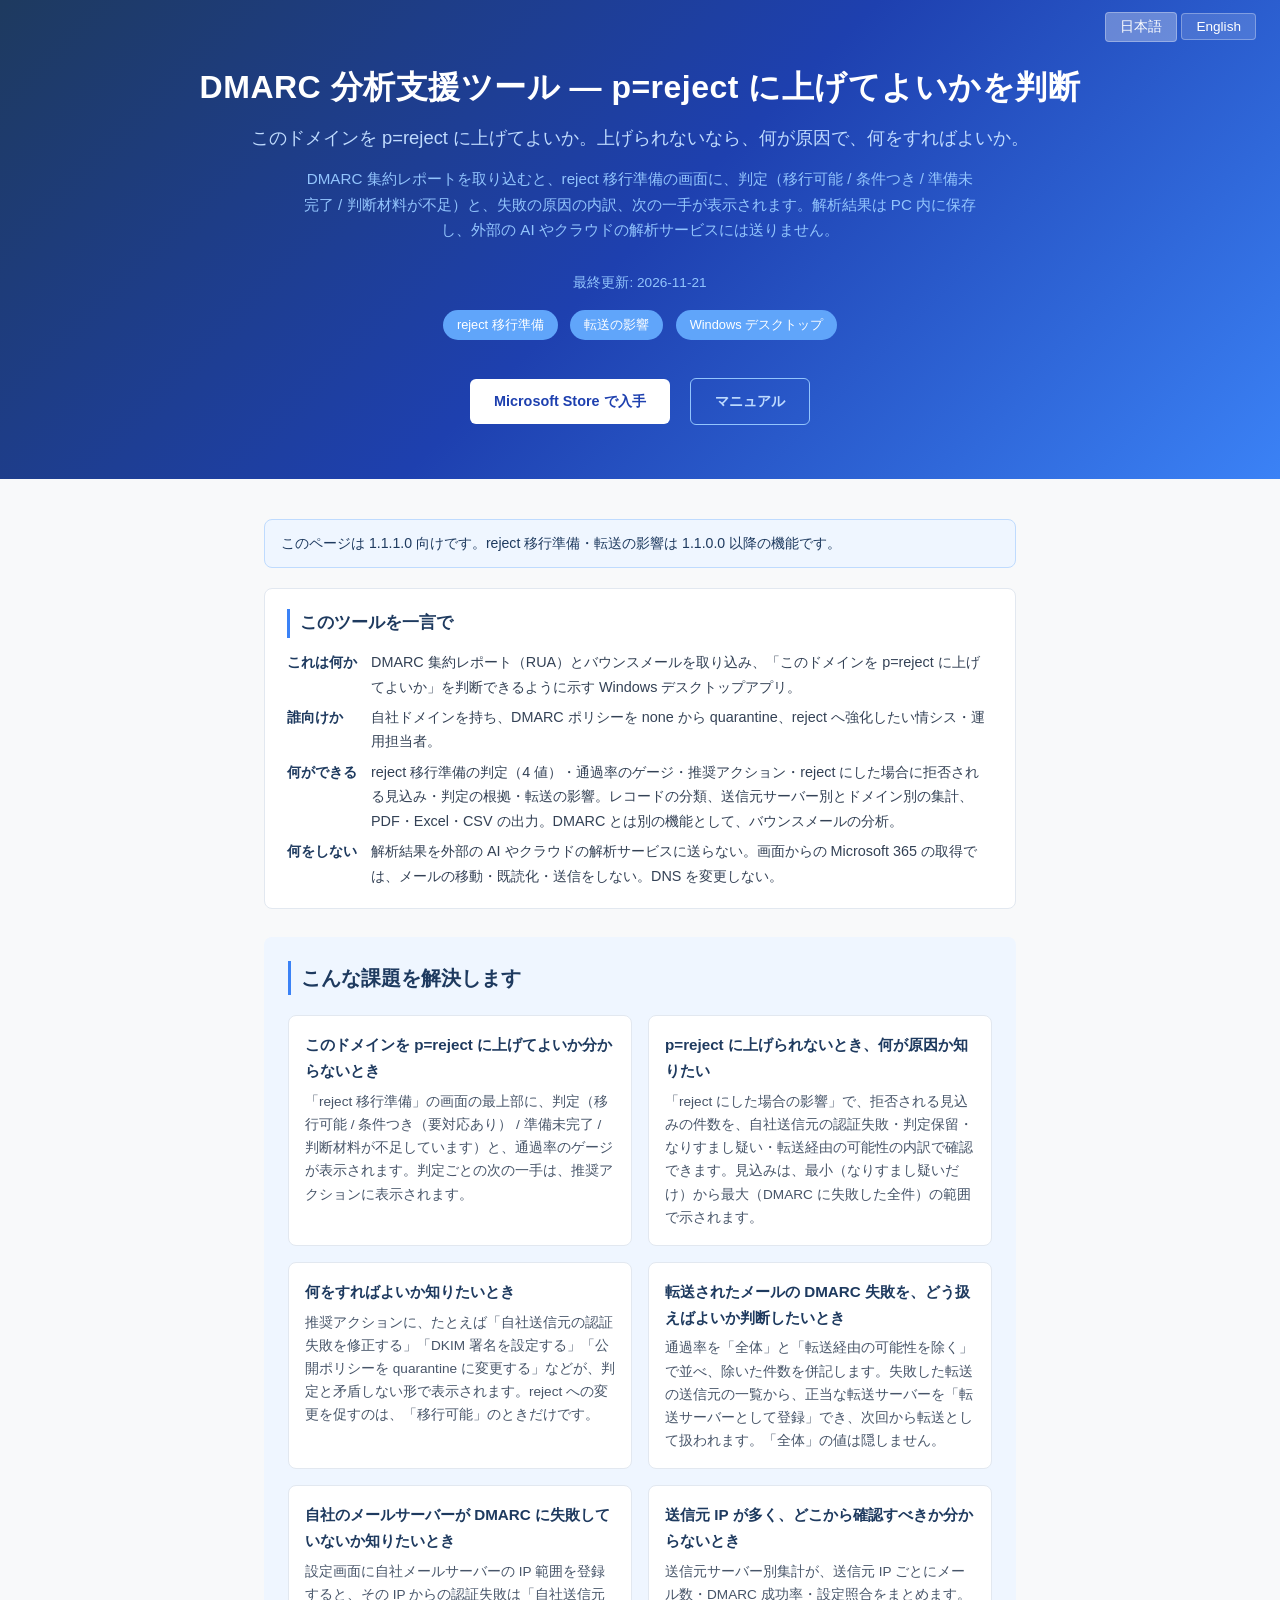
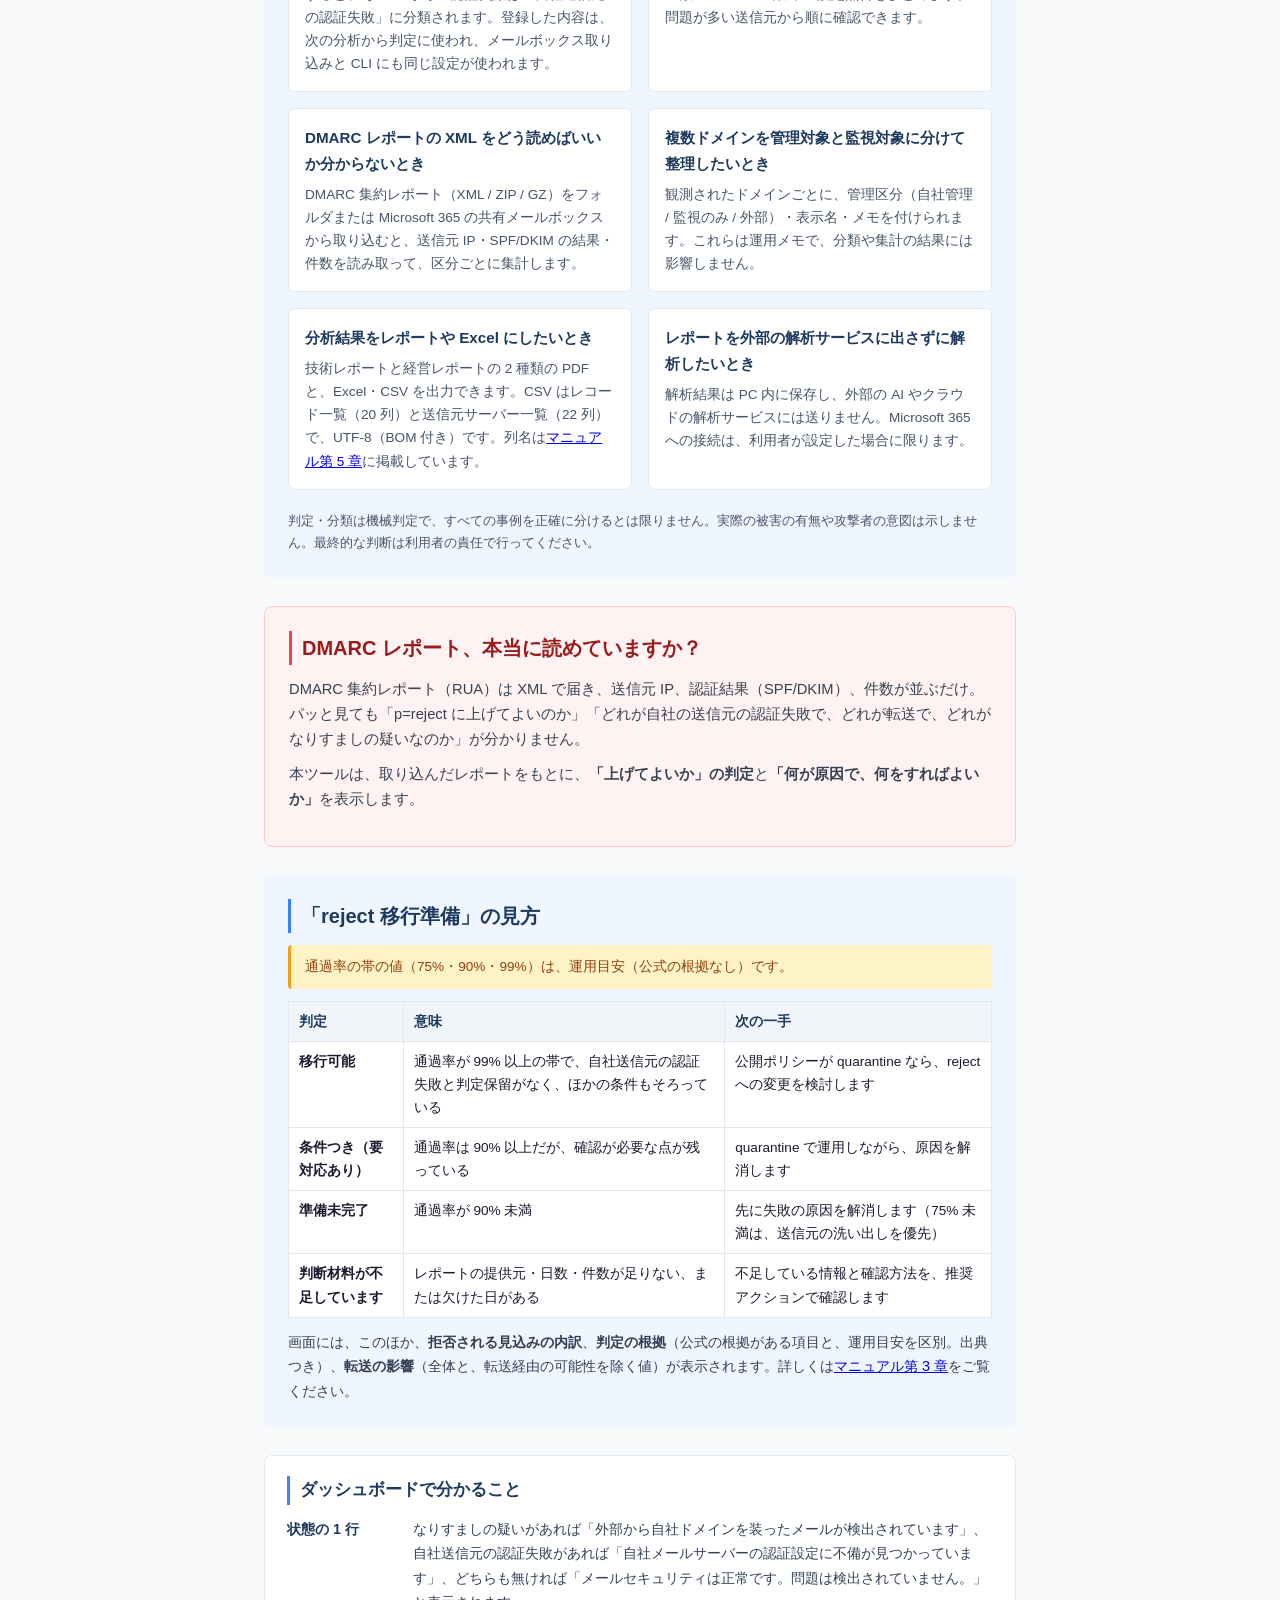
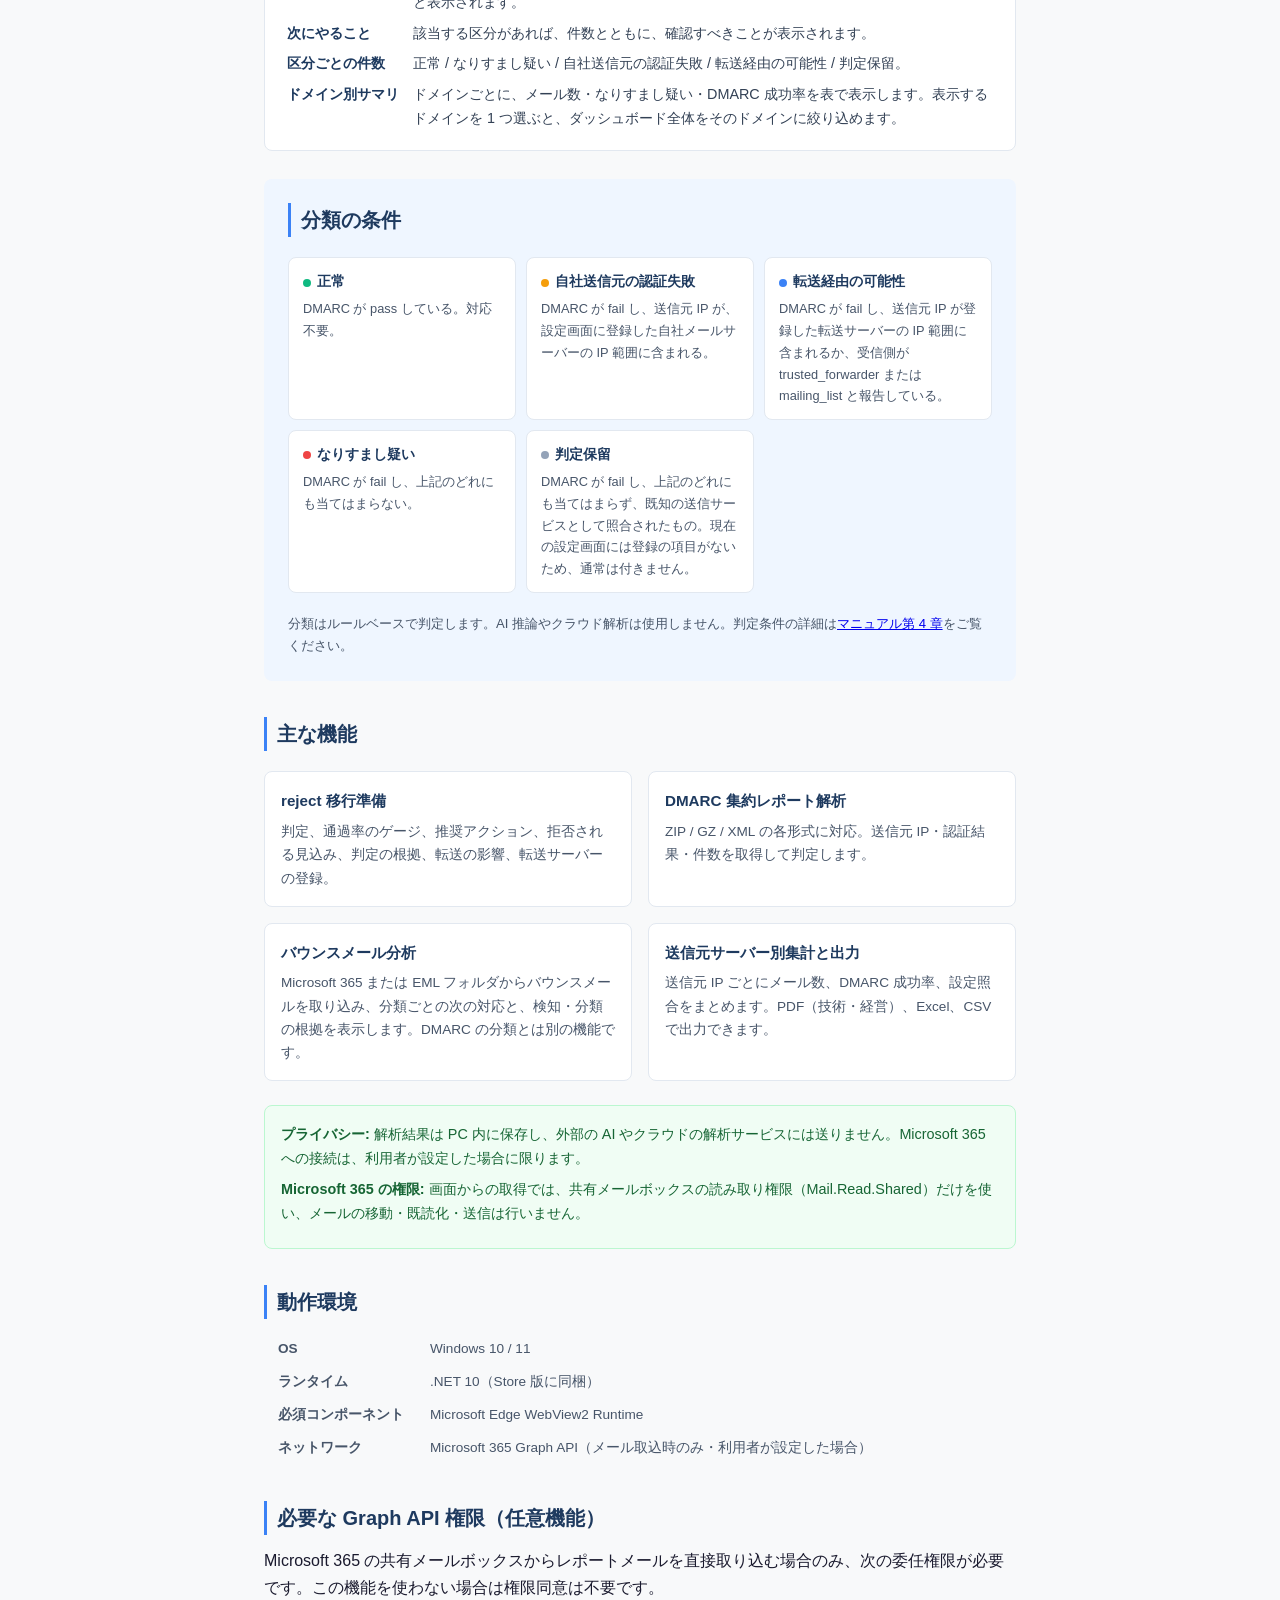
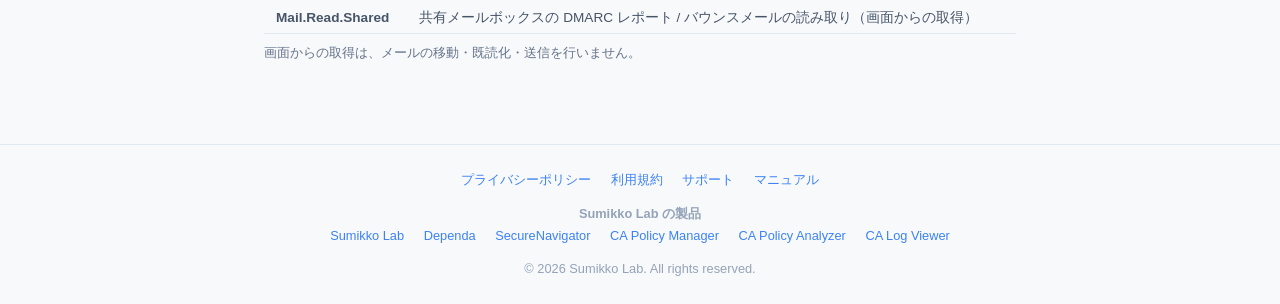
<file: index.html>
<!DOCTYPE html>
<html lang="ja">
<head>
<meta charset="UTF-8">
<meta name="viewport" content="width=device-width, initial-scale=1.0">
<title>DMARC を p=reject に上げてよいか判断し、失敗の原因と次の一手を知る | DMARC 分析支援ツール</title>
<meta name="description" content="自社ドメインの DMARC ポリシーを p=reject に上げてよいか分からず困っていませんか。集約レポートから、移行可能・条件つき・準備未完了の判定と、失敗の原因（自社送信元の認証失敗・転送経由の可能性・なりすまし疑い）、次の一手を示します。">
<link rel="canonical" href="https://dmarc-analysis.sumikkolab.com/">
<meta property="og:type" content="website">
<meta property="og:locale" content="ja_JP">
<meta property="og:site_name" content="DMARC 分析支援ツール — Sumikko Lab">
<meta property="og:title" content="DMARC を p=reject に上げてよいか判断し、失敗の原因と次の一手を知る | DMARC 分析支援ツール">
<meta property="og:description" content="自社ドメインの DMARC ポリシーを p=reject に上げてよいか分からず困っていませんか。集約レポートから、判定と、失敗の原因、次の一手を示します。">
<meta property="og:url" content="https://dmarc-analysis.sumikkolab.com/">
<meta name="twitter:card" content="summary">
<meta name="twitter:title" content="DMARC を p=reject に上げてよいか判断し、失敗の原因と次の一手を知る | DMARC 分析支援ツール">
<meta name="twitter:description" content="自社ドメインの DMARC ポリシーを p=reject に上げてよいか分からず困っていませんか。集約レポートから、判定と、失敗の原因、次の一手を示します。">
<script type="application/ld+json">
{
  "@context": "https://schema.org",
  "@graph": [
    {
      "@type": "Organization",
      "@id": "https://dmarc-analysis.sumikkolab.com/#organization",
      "name": "Sumikko Lab",
      "url": "https://sumikkolab.com/",
      "email": "support@sumikkolab.com"
    },
    {
      "@type": "WebSite",
      "@id": "https://dmarc-analysis.sumikkolab.com/#website",
      "url": "https://dmarc-analysis.sumikkolab.com/",
      "name": "DMARC Analysis Assistant",
      "inLanguage": ["ja", "en"],
      "dateModified": "2026-11-21",
      "publisher": { "@id": "https://dmarc-analysis.sumikkolab.com/#organization" }
    },
    {
      "@type": "SoftwareApplication",
      "@id": "https://dmarc-analysis.sumikkolab.com/#software",
      "name": "DMARC Analysis Assistant",
      "alternateName": "DMARC 分析支援ツール",
      "softwareVersion": "1.1.1.0",
      "applicationCategory": "SecurityApplication",
      "applicationSubCategory": "Email Security",
      "operatingSystem": "Windows 10, Windows 11",
      "url": "https://dmarc-analysis.sumikkolab.com/",
      "downloadUrl": "https://apps.microsoft.com/detail/9MW671KFZL9B",
      "installUrl": "https://apps.microsoft.com/detail/9MW671KFZL9B",
      "description": "Helps you decide whether a domain can move its DMARC policy to p=reject, and if not, what is causing the failures and what to do. From DMARC aggregate reports (XML / ZIP / GZ), the app shows a verdict (Ready to move / Conditional / Not ready / Not enough information to decide), a pass-rate gauge, recommended actions, the expected rejections by category (authentication failures from your own senders, pending review, possible spoofing, possible forwarding), and the impact of forwarding. Pass-rate bands (75 / 90 / 99%) are operational guidelines with no official basis. Analysis results are stored on the PC and are not sent to external AI or cloud analysis services. Fetching from the app screen uses only the read permission Mail.Read.Shared for Microsoft 365 shared mailboxes and never moves, marks as read, or sends mail. Bounce message analysis is available as a separate feature.",
      "inLanguage": ["ja", "en"],
      "dateModified": "2026-11-21",
      "featureList": [
        "Not sure whether to move to p=reject: see a verdict (Ready to move / Conditional / Not ready / Not enough information to decide) and the next step",
        "See the DMARC pass rate on a gauge with 75 / 90 / 99% marks (operational guideline, no official basis)",
        "See the expected number of rejected messages if you move to reject, broken down by category",
        "Compare the pass rate for all messages with the rate excluding possible forwarding, and register forwarding servers",
        "See the basis for each decision item, separated into official (RFC 9989 / 9990, vendor documents) and operational guideline",
        "Classify DMARC failures as authentication failures from your own senders, possible forwarding, or spoofing suspected, using the own IP ranges and forwarding servers you register",
        "Review the sending servers with the most failures first, using a summary by source IP",
        "Read DMARC aggregate reports (XML / ZIP / GZ) from a folder or a Microsoft 365 shared mailbox",
        "Tag domains as Managed / Monitored / External for multi-domain operation",
        "Export technical and executive PDF reports, Excel, and CSV"
      ],
      "publisher": { "@id": "https://dmarc-analysis.sumikkolab.com/#organization" }
    }
  ]
}
</script>
<style>
  * { margin: 0; padding: 0; box-sizing: border-box; }
  body { font-family: 'Segoe UI', 'Yu Gothic UI', sans-serif; line-height: 1.7; color: #1a1a2e; background: #f8f9fa; }

  /* Hero */
  .hero { background: linear-gradient(135deg, #1e3a5f 0%, #1e40af 50%, #3b82f6 100%); color: #fff; padding: 60px 24px 48px; text-align: center; position: relative; }
  .hero h1 { font-size: 2rem; margin-bottom: 8px; letter-spacing: 0.5px; }
  .hero .tagline { font-size: 1.15rem; color: #bfdbfe; margin-bottom: 12px; font-weight: 500; }
  .hero .sub-tagline { font-size: 0.95rem; color: #93c5fd; margin-bottom: 28px; max-width: 680px; margin-left: auto; margin-right: auto; }
  .hero .subtitle { font-size: 0.85rem; color: #93c5fd; margin-bottom: 16px; }
  .hero .badge { display: inline-block; background: #60a5fa; color: #fff; padding: 4px 14px; border-radius: 20px; font-size: 0.8rem; margin: 0 4px 8px; }
  .hero-buttons { margin-top: 24px; }
  .hero-buttons a { display: inline-block; margin: 6px 8px; padding: 10px 24px; border-radius: 6px; text-decoration: none; font-size: 0.9rem; font-weight: 600; }
  .hero-buttons .manual-btn { background: transparent; color: #bfdbfe; border: 1px solid #93c5fd; }
  .hero-buttons .store-btn { background: #fff; color: #1e40af; border: none; }

  /* Lang toggle */
  .lang-toggle-hero { position: absolute; top: 12px; right: 24px; }
  .lang-toggle-hero button { background: rgba(255,255,255,0.15); border: 1px solid rgba(255,255,255,0.3); color: #fff; padding: 5px 14px; border-radius: 4px; cursor: pointer; font-size: 0.85rem; }
  .lang-toggle-hero button.active { background: rgba(255,255,255,0.3); }

  /* Container */
  .container { max-width: 800px; margin: 0 auto; padding: 40px 24px; }
  h2 { font-size: 1.25rem; margin: 36px 0 12px; color: #1e3a5f; border-left: 3px solid #3b82f6; padding-left: 10px; }

  /* Sections */
  .section-ja, .section-en { display: none; }
  .section-ja.visible, .section-en.visible { display: block; }

  /* Version note */
  .version-note { background: #eff6ff; border: 1px solid #bfdbfe; border-radius: 8px; padding: 12px 16px; font-size: 0.88rem; color: #1e3a5f; margin-bottom: 20px; }

  /* At-a-glance fact block */
  .at-a-glance { background: #fff; border: 1px solid #e2e8f0; border-radius: 8px; padding: 20px 22px; margin: 8px 0 24px; }
  .at-a-glance h2 { margin-top: 0; font-size: 1.05rem; }
  .at-a-glance dl { display: grid; grid-template-columns: auto 1fr; gap: 6px 14px; font-size: 0.9rem; margin-top: 10px; }
  .at-a-glance dt { font-weight: 600; color: #1e3a5f; white-space: nowrap; }
  .at-a-glance dd { color: #334155; margin: 0; }
  @media (max-width: 520px) { .at-a-glance dl { grid-template-columns: 1fr; gap: 2px 0; } .at-a-glance dt { margin-top: 6px; } }

  /* Problem section */
  .problem-section { background: #fef2f2; border-radius: 8px; padding: 24px; margin: 28px 0; border: 1px solid #fecaca; }
  .problem-section h2 { margin-top: 0; color: #991b1b; border-left-color: #ef4444; }
  .problem-section p { font-size: 0.92rem; color: #374151; margin-bottom: 10px; }

  /* Value section */
  .value-section { background: #eff6ff; border-radius: 8px; padding: 24px; margin: 28px 0; }
  .value-section h2 { margin-top: 0; }

  /* Classification labels */
  .labels { display: grid; grid-template-columns: 1fr 1fr 1fr; gap: 10px; margin: 20px 0; }
  @media (max-width: 600px) { .labels { grid-template-columns: 1fr 1fr; } }
  .label-card { background: #fff; border: 1px solid #e2e8f0; border-radius: 8px; padding: 12px 14px; }
  .label-card h4 { font-size: 0.88rem; margin-bottom: 4px; color: #1e3a5f; }
  .label-card p { font-size: 0.8rem; color: #475569; }
  .label-dot { display: inline-block; width: 8px; height: 8px; border-radius: 50%; margin-right: 6px; vertical-align: middle; }
  .dot-red { background: #ef4444; }
  .dot-amber { background: #f59e0b; }
  .dot-blue { background: #3b82f6; }
  .dot-gray { background: #94a3b8; }
  .dot-green { background: #10b981; }

  /* Feature cards */
  .features { display: grid; grid-template-columns: 1fr 1fr; gap: 16px; margin: 20px 0; }
  @media (max-width: 600px) { .features { grid-template-columns: 1fr; } }
  .feature-card { background: #fff; border: 1px solid #e2e8f0; border-radius: 8px; padding: 16px; }
  .feature-card h3 { font-size: 0.95rem; color: #1e3a5f; margin-bottom: 6px; }
  .feature-card p { font-size: 0.85rem; color: #475569; }

  /* Verdict table */
  table.verdicts { width: 100%; border-collapse: collapse; margin: 12px 0; font-size: 0.85rem; background: #fff; }
  table.verdicts th, table.verdicts td { border: 1px solid #e2e8f0; padding: 8px 10px; text-align: left; vertical-align: top; }
  table.verdicts th { background: #f1f5f9; color: #1e3a5f; }
  .guideline-note { background: #fef3c7; border-left: 3px solid #f59e0b; padding: 10px 14px; font-size: 0.85rem; color: #92400e; margin: 12px 0; border-radius: 4px; }

  ul { padding-left: 20px; margin: 8px 0 16px; }
  li { font-size: 0.9rem; margin-bottom: 4px; }

  /* Privacy note */
  .privacy-note { background: #f0fdf4; border: 1px solid #bbf7d0; border-radius: 8px; padding: 16px; margin: 24px 0; }
  .privacy-note p { font-size: 0.9rem; color: #166534; margin-bottom: 6px; }

  /* System req */
  .sysreq { font-size: 0.85rem; color: #475569; }
  .sysreq td { padding: 4px 12px; vertical-align: top; }

  /* Footer */
  .footer { text-align: center; padding: 24px; border-top: 1px solid #e2e8f0; font-size: 0.8rem; color: #94a3b8; margin-top: 40px; }
  .footer a { color: #3b82f6; text-decoration: none; margin: 0 8px; }
</style>
</head>
<body>

<div class="hero">
  <div class="lang-toggle-hero">
    <button id="btn-ja" class="active" onclick="switchLang('ja')">日本語</button>
    <button id="btn-en" onclick="switchLang('en')">English</button>
  </div>
  <h1 id="page-h1">DMARC 分析支援ツール — p=reject に上げてよいかを判断</h1>

  <div class="section-ja visible">
    <p class="tagline">このドメインを p=reject に上げてよいか。上げられないなら、何が原因で、何をすればよいか。</p>
    <p class="sub-tagline">DMARC 集約レポートを取り込むと、reject 移行準備の画面に、判定（移行可能 / 条件つき / 準備未完了 / 判断材料が不足）と、失敗の原因の内訳、次の一手が表示されます。解析結果は PC 内に保存し、外部の AI やクラウドの解析サービスには送りません。</p>
    <p class="subtitle">最終更新: 2026-11-21</p>
    <span class="badge">reject 移行準備</span>
    <span class="badge">転送の影響</span>
    <span class="badge">Windows デスクトップ</span>
    <div class="hero-buttons">
      <a href="https://apps.microsoft.com/detail/9MW671KFZL9B" class="store-btn">Microsoft Store で入手</a>
      <a href="manual/" class="manual-btn">マニュアル</a>
    </div>
  </div>
  <div class="section-en">
    <p class="tagline">Can this domain move to p=reject? If not, what is causing the failures, and what should you do?</p>
    <p class="sub-tagline">Import DMARC aggregate reports and the "Readiness for reject" screen shows a verdict (Ready to move / Conditional / Not ready / Not enough information), the breakdown of what is failing, and the next step. Analysis results are stored on your PC and are not sent to external AI or cloud analysis services.</p>
    <p class="subtitle">Last updated: 2026-11-21</p>
    <span class="badge">Readiness for reject</span>
    <span class="badge">Forwarding impact</span>
    <span class="badge">Windows desktop</span>
    <div class="hero-buttons">
      <a href="https://apps.microsoft.com/detail/9MW671KFZL9B" class="store-btn">Get it on Microsoft Store</a>
      <a href="manual/?lang=en" class="manual-btn">Manual</a>
    </div>
  </div>
</div>

<div class="container">

  <!-- ===== Japanese Content ===== -->
  <div class="section-ja visible">

    <p class="version-note">このページは 1.1.1.0 向けです。reject 移行準備・転送の影響は 1.1.0.0 以降の機能です。</p>

    <div class="at-a-glance">
      <h2>このツールを一言で</h2>
      <dl>
        <dt>これは何か</dt><dd>DMARC 集約レポート（RUA）とバウンスメールを取り込み、「このドメインを p=reject に上げてよいか」を判断できるように示す Windows デスクトップアプリ。</dd>
        <dt>誰向けか</dt><dd>自社ドメインを持ち、DMARC ポリシーを none から quarantine、reject へ強化したい情シス・運用担当者。</dd>
        <dt>何ができる</dt><dd>reject 移行準備の判定（4 値）・通過率のゲージ・推奨アクション・reject にした場合に拒否される見込み・判定の根拠・転送の影響。レコードの分類、送信元サーバー別とドメイン別の集計、PDF・Excel・CSV の出力。DMARC とは別の機能として、バウンスメールの分析。</dd>
        <dt>何をしない</dt><dd>解析結果を外部の AI やクラウドの解析サービスに送らない。画面からの Microsoft 365 の取得では、メールの移動・既読化・送信をしない。DNS を変更しない。</dd>
      </dl>
    </div>

    <div class="value-section">
      <h2>こんな課題を解決します</h2>
      <div class="features">
        <div class="feature-card">
          <h3>このドメインを p=reject に上げてよいか分からないとき</h3>
          <p>「reject 移行準備」の画面の最上部に、判定（移行可能 / 条件つき（要対応あり） / 準備未完了 / 判断材料が不足しています）と、通過率のゲージが表示されます。判定ごとの次の一手は、推奨アクションに表示されます。</p>
        </div>
        <div class="feature-card">
          <h3>p=reject に上げられないとき、何が原因か知りたい</h3>
          <p>「reject にした場合の影響」で、拒否される見込みの件数を、自社送信元の認証失敗・判定保留・なりすまし疑い・転送経由の可能性の内訳で確認できます。見込みは、最小（なりすまし疑いだけ）から最大（DMARC に失敗した全件）の範囲で示されます。</p>
        </div>
        <div class="feature-card">
          <h3>何をすればよいか知りたいとき</h3>
          <p>推奨アクションに、たとえば「自社送信元の認証失敗を修正する」「DKIM 署名を設定する」「公開ポリシーを quarantine に変更する」などが、判定と矛盾しない形で表示されます。reject への変更を促すのは、「移行可能」のときだけです。</p>
        </div>
        <div class="feature-card">
          <h3>転送されたメールの DMARC 失敗を、どう扱えばよいか判断したいとき</h3>
          <p>通過率を「全体」と「転送経由の可能性を除く」で並べ、除いた件数を併記します。失敗した転送の送信元の一覧から、正当な転送サーバーを「転送サーバーとして登録」でき、次回から転送として扱われます。「全体」の値は隠しません。</p>
        </div>
        <div class="feature-card">
          <h3>自社のメールサーバーが DMARC に失敗していないか知りたいとき</h3>
          <p>設定画面に自社メールサーバーの IP 範囲を登録すると、その IP からの認証失敗は「自社送信元の認証失敗」に分類されます。登録した内容は、次の分析から判定に使われ、メールボックス取り込みと CLI にも同じ設定が使われます。</p>
        </div>
        <div class="feature-card">
          <h3>送信元 IP が多く、どこから確認すべきか分からないとき</h3>
          <p>送信元サーバー別集計が、送信元 IP ごとにメール数・DMARC 成功率・設定照合をまとめます。問題が多い送信元から順に確認できます。</p>
        </div>
        <div class="feature-card">
          <h3>DMARC レポートの XML をどう読めばいいか分からないとき</h3>
          <p>DMARC 集約レポート（XML / ZIP / GZ）をフォルダまたは Microsoft 365 の共有メールボックスから取り込むと、送信元 IP・SPF/DKIM の結果・件数を読み取って、区分ごとに集計します。</p>
        </div>
        <div class="feature-card">
          <h3>複数ドメインを管理対象と監視対象に分けて整理したいとき</h3>
          <p>観測されたドメインごとに、管理区分（自社管理 / 監視のみ / 外部）・表示名・メモを付けられます。これらは運用メモで、分類や集計の結果には影響しません。</p>
        </div>
        <div class="feature-card">
          <h3>分析結果をレポートや Excel にしたいとき</h3>
          <p>技術レポートと経営レポートの 2 種類の PDF と、Excel・CSV を出力できます。CSV はレコード一覧（20 列）と送信元サーバー一覧（22 列）で、UTF-8（BOM 付き）です。列名は<a href="manual/sending-servers.html">マニュアル第 5 章</a>に掲載しています。</p>
        </div>
        <div class="feature-card">
          <h3>レポートを外部の解析サービスに出さずに解析したいとき</h3>
          <p>解析結果は PC 内に保存し、外部の AI やクラウドの解析サービスには送りません。Microsoft 365 への接続は、利用者が設定した場合に限ります。</p>
        </div>
      </div>
      <p style="font-size:0.82rem;color:#475569;margin-top:8px">判定・分類は機械判定で、すべての事例を正確に分けるとは限りません。実際の被害の有無や攻撃者の意図は示しません。最終的な判断は利用者の責任で行ってください。</p>
    </div>

    <div class="problem-section">
      <h2>DMARC レポート、本当に読めていますか？</h2>
      <p>DMARC 集約レポート（RUA）は XML で届き、送信元 IP、認証結果（SPF/DKIM）、件数が並ぶだけ。パッと見ても「p=reject に上げてよいのか」「どれが自社の送信元の認証失敗で、どれが転送で、どれがなりすましの疑いなのか」が分かりません。</p>
      <p>本ツールは、取り込んだレポートをもとに、<strong>「上げてよいか」の判定</strong>と<strong>「何が原因で、何をすればよいか」</strong>を表示します。</p>
    </div>

    <div class="value-section">
      <h2>「reject 移行準備」の見方</h2>
      <p class="guideline-note">通過率の帯の値（75%・90%・99%）は、運用目安（公式の根拠なし）です。</p>
      <table class="verdicts">
        <thead><tr><th>判定</th><th>意味</th><th>次の一手</th></tr></thead>
        <tbody>
          <tr><td><strong>移行可能</strong></td><td>通過率が 99% 以上の帯で、自社送信元の認証失敗と判定保留がなく、ほかの条件もそろっている</td><td>公開ポリシーが quarantine なら、reject への変更を検討します</td></tr>
          <tr><td><strong>条件つき（要対応あり）</strong></td><td>通過率は 90% 以上だが、確認が必要な点が残っている</td><td>quarantine で運用しながら、原因を解消します</td></tr>
          <tr><td><strong>準備未完了</strong></td><td>通過率が 90% 未満</td><td>先に失敗の原因を解消します（75% 未満は、送信元の洗い出しを優先）</td></tr>
          <tr><td><strong>判断材料が不足しています</strong></td><td>レポートの提供元・日数・件数が足りない、または欠けた日がある</td><td>不足している情報と確認方法を、推奨アクションで確認します</td></tr>
        </tbody>
      </table>
      <p style="font-size:0.9rem;color:#334155">画面には、このほか、<strong>拒否される見込みの内訳</strong>、<strong>判定の根拠</strong>（公式の根拠がある項目と、運用目安を区別。出典つき）、<strong>転送の影響</strong>（全体と、転送経由の可能性を除く値）が表示されます。詳しくは<a href="manual/readiness.html">マニュアル第 3 章</a>をご覧ください。</p>
    </div>

    <div class="at-a-glance">
      <h2>ダッシュボードで分かること</h2>
      <dl>
        <dt>状態の 1 行</dt><dd>なりすましの疑いがあれば「外部から自社ドメインを装ったメールが検出されています」、自社送信元の認証失敗があれば「自社メールサーバーの認証設定に不備が見つかっています」、どちらも無ければ「メールセキュリティは正常です。問題は検出されていません。」と表示されます。</dd>
        <dt>次にやること</dt><dd>該当する区分があれば、件数とともに、確認すべきことが表示されます。</dd>
        <dt>区分ごとの件数</dt><dd>正常 / なりすまし疑い / 自社送信元の認証失敗 / 転送経由の可能性 / 判定保留。</dd>
        <dt>ドメイン別サマリ</dt><dd>ドメインごとに、メール数・なりすまし疑い・DMARC 成功率を表で表示します。表示するドメインを 1 つ選ぶと、ダッシュボード全体をそのドメインに絞り込めます。</dd>
      </dl>
    </div>

    <div class="value-section">
      <h2>分類の条件</h2>
      <div class="labels">
        <div class="label-card"><h4><span class="label-dot dot-green"></span>正常</h4><p>DMARC が pass している。対応不要。</p></div>
        <div class="label-card"><h4><span class="label-dot dot-amber"></span>自社送信元の認証失敗</h4><p>DMARC が fail し、送信元 IP が、設定画面に登録した自社メールサーバーの IP 範囲に含まれる。</p></div>
        <div class="label-card"><h4><span class="label-dot dot-blue"></span>転送経由の可能性</h4><p>DMARC が fail し、送信元 IP が登録した転送サーバーの IP 範囲に含まれるか、受信側が trusted_forwarder または mailing_list と報告している。</p></div>
        <div class="label-card"><h4><span class="label-dot dot-red"></span>なりすまし疑い</h4><p>DMARC が fail し、上記のどれにも当てはまらない。</p></div>
        <div class="label-card"><h4><span class="label-dot dot-gray"></span>判定保留</h4><p>DMARC が fail し、上記のどれにも当てはまらず、既知の送信サービスとして照合されたもの。現在の設定画面には登録の項目がないため、通常は付きません。</p></div>
      </div>
      <p style="font-size:0.82rem;color:#475569;margin-top:8px">分類はルールベースで判定します。AI 推論やクラウド解析は使用しません。判定条件の詳細は<a href="manual/classification.html">マニュアル第 4 章</a>をご覧ください。</p>
    </div>

    <h2>主な機能</h2>
    <div class="features">
      <div class="feature-card">
        <h3>reject 移行準備</h3>
        <p>判定、通過率のゲージ、推奨アクション、拒否される見込み、判定の根拠、転送の影響、転送サーバーの登録。</p>
      </div>
      <div class="feature-card">
        <h3>DMARC 集約レポート解析</h3>
        <p>ZIP / GZ / XML の各形式に対応。送信元 IP・認証結果・件数を取得して判定します。</p>
      </div>
      <div class="feature-card">
        <h3>バウンスメール分析</h3>
        <p>Microsoft 365 または EML フォルダからバウンスメールを取り込み、分類ごとの次の対応と、検知・分類の根拠を表示します。DMARC の分類とは別の機能です。</p>
      </div>
      <div class="feature-card">
        <h3>送信元サーバー別集計と出力</h3>
        <p>送信元 IP ごとにメール数、DMARC 成功率、設定照合をまとめます。PDF（技術・経営）、Excel、CSV で出力できます。</p>
      </div>
    </div>

    <div class="privacy-note">
      <p><strong>プライバシー:</strong> 解析結果は PC 内に保存し、外部の AI やクラウドの解析サービスには送りません。Microsoft 365 への接続は、利用者が設定した場合に限ります。</p>
      <p><strong>Microsoft 365 の権限:</strong> 画面からの取得では、共有メールボックスの読み取り権限（Mail.Read.Shared）だけを使い、メールの移動・既読化・送信は行いません。</p>
    </div>

    <h2>動作環境</h2>
    <table class="sysreq">
      <tr><td><strong>OS</strong></td><td>Windows 10 / 11</td></tr>
      <tr><td><strong>ランタイム</strong></td><td>.NET 10（Store 版に同梱）</td></tr>
      <tr><td><strong>必須コンポーネント</strong></td><td>Microsoft Edge WebView2 Runtime</td></tr>
      <tr><td><strong>ネットワーク</strong></td><td>Microsoft 365 Graph API（メール取込時のみ・利用者が設定した場合）</td></tr>
    </table>

    <h2>必要な Graph API 権限（任意機能）</h2>
    <p>Microsoft 365 の共有メールボックスからレポートメールを直接取り込む場合のみ、次の委任権限が必要です。この機能を使わない場合は権限同意は不要です。</p>
    <table class="sysreq" style="width:100%;border-collapse:collapse">
      <tr style="border-bottom:1px solid #e2e8f0"><td><strong>Mail.Read.Shared</strong></td><td>共有メールボックスの DMARC レポート / バウンスメールの読み取り（画面からの取得）</td></tr>
    </table>
    <p style="font-size:0.82rem;color:#64748b;margin-top:8px">画面からの取得は、メールの移動・既読化・送信を行いません。</p>

  </div>

  <!-- ===== English Content ===== -->
  <div class="section-en">

    <p class="version-note">This page is for version 1.1.1.0. The reject readiness screen and the forwarding impact view are features of 1.1.0.0 and later.</p>

    <div class="at-a-glance">
      <h2>At a glance</h2>
      <dl>
        <dt>What it is</dt><dd>A Windows desktop app that imports DMARC aggregate reports (RUA) and bounce messages, and shows whether a domain can move to p=reject.</dd>
        <dt>Who it is for</dt><dd>IT / operations staff who own mail domains and want to strengthen the DMARC policy from none to quarantine to reject.</dd>
        <dt>What it does</dt><dd>A readiness verdict (four values), a pass-rate gauge, recommended actions, expected rejections if you move to reject, the basis for the decision, and the impact of forwarding. Record classification, summaries by sending server and by domain, and PDF / Excel / CSV export. Bounce message analysis is a separate feature.</dd>
        <dt>What it doesn't do</dt><dd>It does not send analysis results to external AI or cloud analysis services. Fetching from the app screen never moves, marks as read, or sends Microsoft 365 mail. It never changes DNS.</dd>
      </dl>
    </div>

    <div class="value-section">
      <h2>Problems this solves</h2>
      <div class="features">
        <div class="feature-card">
          <h3>I am not sure whether this domain can move to p=reject</h3>
          <p>The top of the "Readiness for reject" screen shows a verdict (Ready to move / Conditional (action needed) / Not ready / Not enough information to decide) and a pass-rate gauge. The recommended actions show the next step for that verdict.</p>
        </div>
        <div class="feature-card">
          <h3>The domain is not ready for reject — what is causing the failures?</h3>
          <p>"Impact of moving to reject" breaks the expected rejections down into authentication failures from your own senders, pending review, possible spoofing, and possible forwarding. The outlook is a range, from the minimum (possible spoofing only) to the maximum (all messages that fail DMARC).</p>
        </div>
        <div class="feature-card">
          <h3>What should I do next?</h3>
          <p>The recommended actions show steps such as fixing authentication failures from your own senders, setting up DKIM signing, or changing the published policy to quarantine, consistent with the verdict. The screen recommends changing to reject only when the verdict is "Ready to move".</p>
        </div>
        <div class="feature-card">
          <h3>How should I treat DMARC failures from forwarded mail?</h3>
          <p>The pass rate is shown two ways, for all messages and excluding possible forwarding, with the number of excluded messages. From the list of failing forwarding sources you can register a legitimate forwarding server, and it is treated as forwarding from the next analysis. The "all messages" value is never hidden.</p>
        </div>
        <div class="feature-card">
          <h3>Are my own mail servers failing DMARC?</h3>
          <p>If you register the IP ranges of your own mail servers on the settings screen, failures from those IPs are classed as "Authentication failures from your own senders". What you register is used from the next analysis, and mailbox import and the CLI use the same settings.</p>
        </div>
        <div class="feature-card">
          <h3>Which source IPs should I check first?</h3>
          <p>The sending server summary groups results by source IP, with mail volume, DMARC pass rate, and whether each IP matches what you registered. You can start with the sources that have the most problems.</p>
        </div>
        <div class="feature-card">
          <h3>How do I read a DMARC aggregate report in XML?</h3>
          <p>Import DMARC aggregate reports (XML / ZIP / GZ) from a folder or a Microsoft 365 shared mailbox, and the tool reads the source IPs, SPF/DKIM results, and counts and totals them by category.</p>
        </div>
        <div class="feature-card">
          <h3>How do I organize DMARC across multiple domains?</h3>
          <p>For each observed domain you can add a management tag (Managed / Monitored / External), a display name, and a note. These are operational notes and do not affect classification or totals.</p>
        </div>
        <div class="feature-card">
          <h3>Can I get the results as reports or in Excel?</h3>
          <p>Export two PDF reports (technical and executive), plus Excel and CSV. The CSV files are the record list (20 columns) and the sending server list (22 columns), in UTF-8 with a BOM. The column names are listed in <a href="manual/sending-servers.html?lang=en">Chapter 5 of the manual</a>.</p>
        </div>
        <div class="feature-card">
          <h3>Can I analyze DMARC reports without sending them to an analysis service?</h3>
          <p>Analysis results are stored on your PC and are not sent to external AI or cloud analysis services. Microsoft 365 connections are made only when you configure them.</p>
        </div>
      </div>
      <p style="font-size:0.82rem;color:#475569;margin-top:8px">Verdicts and classifications are machine-produced and may not sort every entry correctly. They do not show whether harm occurred or what an attacker intended. The final judgment rests with you.</p>
    </div>

    <div class="problem-section">
      <h2>Can you actually read your DMARC reports?</h2>
      <p>DMARC aggregate reports (RUA) arrive as XML — just source IPs, SPF/DKIM results, and counts. At a glance it is impossible to tell whether it is safe to move to p=reject, or which rows are authentication failures from your own senders, which are forwarding, and which look like spoofing.</p>
      <p>This tool uses the reports you import to show <strong>whether it is safe to move</strong> and <strong>what is causing the failures and what to do</strong>.</p>
    </div>

    <div class="value-section">
      <h2>How to read "Readiness for reject"</h2>
      <p class="guideline-note">The band values (75%, 90%, 99%) are operational guidelines (no official basis).</p>
      <table class="verdicts">
        <thead><tr><th>Verdict</th><th>Meaning</th><th>Next step</th></tr></thead>
        <tbody>
          <tr><td><strong>Ready to move</strong></td><td>The pass rate is in the 99% or higher band, there are no authentication failures from your own senders or messages pending review, and the other conditions are met</td><td>If the published policy is quarantine, consider changing to reject</td></tr>
          <tr><td><strong>Conditional (action needed)</strong></td><td>The pass rate is 90% or higher, but some points remain to be checked</td><td>Run with quarantine while resolving the causes</td></tr>
          <tr><td><strong>Not ready</strong></td><td>The pass rate is below 90%</td><td>Resolve the causes of the failures first (below 75%, identify your senders first)</td></tr>
          <tr><td><strong>Not enough information to decide</strong></td><td>Too few report providers, days, or messages, or there are days with no report</td><td>Check the recommended actions for what is missing and how to check it</td></tr>
        </tbody>
      </table>
      <p style="font-size:0.9rem;color:#334155">The screen also shows the <strong>breakdown of expected rejections</strong>, the <strong>basis for the decision</strong> (official items are separated from operational guidelines, with sources), and the <strong>impact of forwarding</strong> (all messages vs. excluding possible forwarding). See <a href="manual/readiness.html?lang=en">Chapter 3 of the manual</a>.</p>
    </div>

    <div class="at-a-glance">
      <h2>What the dashboard tells you</h2>
      <dl>
        <dt>Status line</dt><dd>One line that says whether emails impersonating your domain were detected, whether your own mail server authentication settings need attention, or whether no issues were detected.</dd>
        <dt>What to do next</dt><dd>For each category that applies, the dashboard lists what to review with its count.</dd>
        <dt>Counts per category</dt><dd>OK / Spoofing suspected / Authentication failures from your own senders / Possible forwarding / Pending review.</dd>
        <dt>Per-domain summary</dt><dd>A table showing email volume, suspected spoofing, and DMARC pass rate for each domain. Select a single domain to narrow the whole dashboard to it.</dd>
      </dl>
    </div>

    <div class="value-section">
      <h2>Classification conditions</h2>
      <div class="labels">
        <div class="label-card"><h4><span class="label-dot dot-green"></span>OK</h4><p>DMARC passes. No action needed.</p></div>
        <div class="label-card"><h4><span class="label-dot dot-amber"></span>Authentication failures from your own senders</h4><p>Fails DMARC, and the source IP is within the own mail server IP ranges you registered on the settings screen.</p></div>
        <div class="label-card"><h4><span class="label-dot dot-blue"></span>Possible forwarding</h4><p>Fails DMARC, and the source IP is within a registered forwarding server range, or the receiver reported trusted_forwarder or mailing_list.</p></div>
        <div class="label-card"><h4><span class="label-dot dot-red"></span>Spoofing suspected</h4><p>Fails DMARC and matches none of the above.</p></div>
        <div class="label-card"><h4><span class="label-dot dot-gray"></span>Pending review</h4><p>Fails DMARC, matches none of the above, and was matched as a known sending service. The current settings screen has no field to register these, so this is normally not assigned.</p></div>
      </div>
      <p style="font-size:0.82rem;color:#475569;margin-top:8px">Classification is done by a rule-based engine. No AI inference or cloud analysis is used. See <a href="manual/classification.html?lang=en">Chapter 4 of the manual</a> for the detailed conditions.</p>
    </div>

    <h2>Key features</h2>
    <div class="features">
      <div class="feature-card">
        <h3>Readiness for reject</h3>
        <p>Verdict, pass-rate gauge, recommended actions, expected rejections, basis for the decision, impact of forwarding, and forwarding server registration.</p>
      </div>
      <div class="feature-card">
        <h3>DMARC aggregate report analysis</h3>
        <p>Supports ZIP / GZ / XML formats. Extracts source IP, authentication results, and counts, then classifies each entry.</p>
      </div>
      <div class="feature-card">
        <h3>Bounce message analysis</h3>
        <p>Import bounce messages from Microsoft 365 or a local EML folder and see the recommended next step per category, with the evidence for detection and classification. This is separate from DMARC classification.</p>
      </div>
      <div class="feature-card">
        <h3>Sending server summary and export</h3>
        <p>Group results by source IP with mail volume, DMARC pass rate, and whether each IP matches what you registered. Export PDF (technical and executive), Excel, and CSV.</p>
      </div>
    </div>

    <div class="privacy-note">
      <p><strong>Privacy:</strong> Analysis results are stored on your PC and are not sent to external AI or cloud analysis services. Microsoft 365 connections are made only when you configure them.</p>
      <p><strong>Microsoft 365 permissions:</strong> Fetching from the app screen uses only the read permission for shared mailboxes (Mail.Read.Shared) and never moves, marks as read, or sends mail.</p>
    </div>

    <h2>System requirements</h2>
    <table class="sysreq">
      <tr><td><strong>OS</strong></td><td>Windows 10 / 11</td></tr>
      <tr><td><strong>Runtime</strong></td><td>.NET 10 (included with the Store package)</td></tr>
      <tr><td><strong>Required</strong></td><td>Microsoft Edge WebView2 Runtime</td></tr>
      <tr><td><strong>Network</strong></td><td>Microsoft 365 Graph API (mail import only, if configured)</td></tr>
    </table>

    <h2>Graph API permissions (optional feature)</h2>
    <p>The following delegated permission is required only when importing reports directly from a Microsoft 365 shared mailbox. It is not needed if you don't use that feature.</p>
    <table class="sysreq" style="width:100%;border-collapse:collapse">
      <tr style="border-bottom:1px solid #e2e8f0"><td><strong>Mail.Read.Shared</strong></td><td>Read DMARC reports and bounce messages from a shared mailbox (fetching from the app screen)</td></tr>
    </table>
    <p style="font-size:0.82rem;color:#64748b;margin-top:8px">Fetching from the app screen does not move, mark as read, or send mail.</p>

  </div>

</div>

<div class="footer">
  <div class="section-ja visible">
    <a href="privacy-policy.html">プライバシーポリシー</a>
    <a href="terms-of-use.html">利用規約</a>
    <a href="support.html">サポート</a>
    <a href="manual/">マニュアル</a>
    <p style="margin-top:12px"><strong>Sumikko Lab の製品</strong></p>
    <a href="https://sumikkolab.com/">Sumikko Lab</a>
    <a href="https://dependa.sumikkolab.com/">Dependa</a>
    <a href="https://secure-navigator.sumikkolab.com/">SecureNavigator</a>
    <a href="https://capolicymanager.sumikkolab.com/">CA Policy Manager</a>
    <a href="https://capolanalyzer.sumikkolab.com/">CA Policy Analyzer</a>
    <a href="https://ca-log-viewer.sumikkolab.com/">CA Log Viewer</a>
    <p style="margin-top:12px">&copy; 2026 Sumikko Lab. All rights reserved.</p>
  </div>
  <div class="section-en">
    <a href="privacy-policy.html">Privacy Policy</a>
    <a href="terms-of-use.html">Terms of Use</a>
    <a href="support.html">Support</a>
    <a href="manual/?lang=en">Manual</a>
    <p style="margin-top:12px"><strong>Sumikko Lab products</strong></p>
    <a href="https://sumikkolab.com/">Sumikko Lab</a>
    <a href="https://dependa.sumikkolab.com/">Dependa</a>
    <a href="https://secure-navigator.sumikkolab.com/">SecureNavigator</a>
    <a href="https://capolicymanager.sumikkolab.com/">CA Policy Manager</a>
    <a href="https://capolanalyzer.sumikkolab.com/">CA Policy Analyzer</a>
    <a href="https://ca-log-viewer.sumikkolab.com/">CA Log Viewer</a>
    <p style="margin-top:12px">&copy; 2026 Sumikko Lab. All rights reserved.</p>
  </div>
</div>

<script>
function switchLang(lang) {
  document.querySelectorAll('.section-ja, .section-en').forEach(function(el) { el.classList.remove('visible'); });
  document.querySelectorAll('.section-' + lang).forEach(function(el) { el.classList.add('visible'); });
  document.getElementById('btn-ja').classList.toggle('active', lang === 'ja');
  document.getElementById('btn-en').classList.toggle('active', lang === 'en');
  document.documentElement.lang = lang;
  var text = {
    ja: {
      h1: 'DMARC 分析支援ツール — p=reject に上げてよいかを判断',
      title: 'DMARC を p=reject に上げてよいか判断し、失敗の原因と次の一手を知る | DMARC 分析支援ツール',
      description: '自社ドメインの DMARC ポリシーを p=reject に上げてよいか分からず困っていませんか。集約レポートから、移行可能・条件つき・準備未完了の判定と、失敗の原因（自社送信元の認証失敗・転送経由の可能性・なりすまし疑い）、次の一手を示します。'
    },
    en: {
      h1: 'DMARC Analysis Assistant — Decide whether to move to p=reject',
      title: 'Can This Domain Move to DMARC p=reject? Find the Cause of Failures and the Next Step | DMARC Analysis Assistant',
      description: 'Not sure whether your domain can move its DMARC policy to p=reject? From aggregate reports, the app shows a verdict (Ready to move, Conditional, Not ready), what is causing the failures (authentication failures from your own senders, possible forwarding, spoofing suspected), and the next step.'
    }
  }[lang];
  document.getElementById('page-h1').textContent = text.h1;
  document.title = text.title;
  document.querySelector('meta[name="description"]').content = text.description;
  document.querySelector('meta[property="og:title"]').content = text.title;
  document.querySelector('meta[property="og:description"]').content = text.description;
  document.querySelector('meta[name="twitter:title"]').content = text.title;
  document.querySelector('meta[name="twitter:description"]').content = text.description;
}
(function() { if (location.search.indexOf('lang=en') >= 0) switchLang('en'); })();
</script>
</body>
</html>
</file>
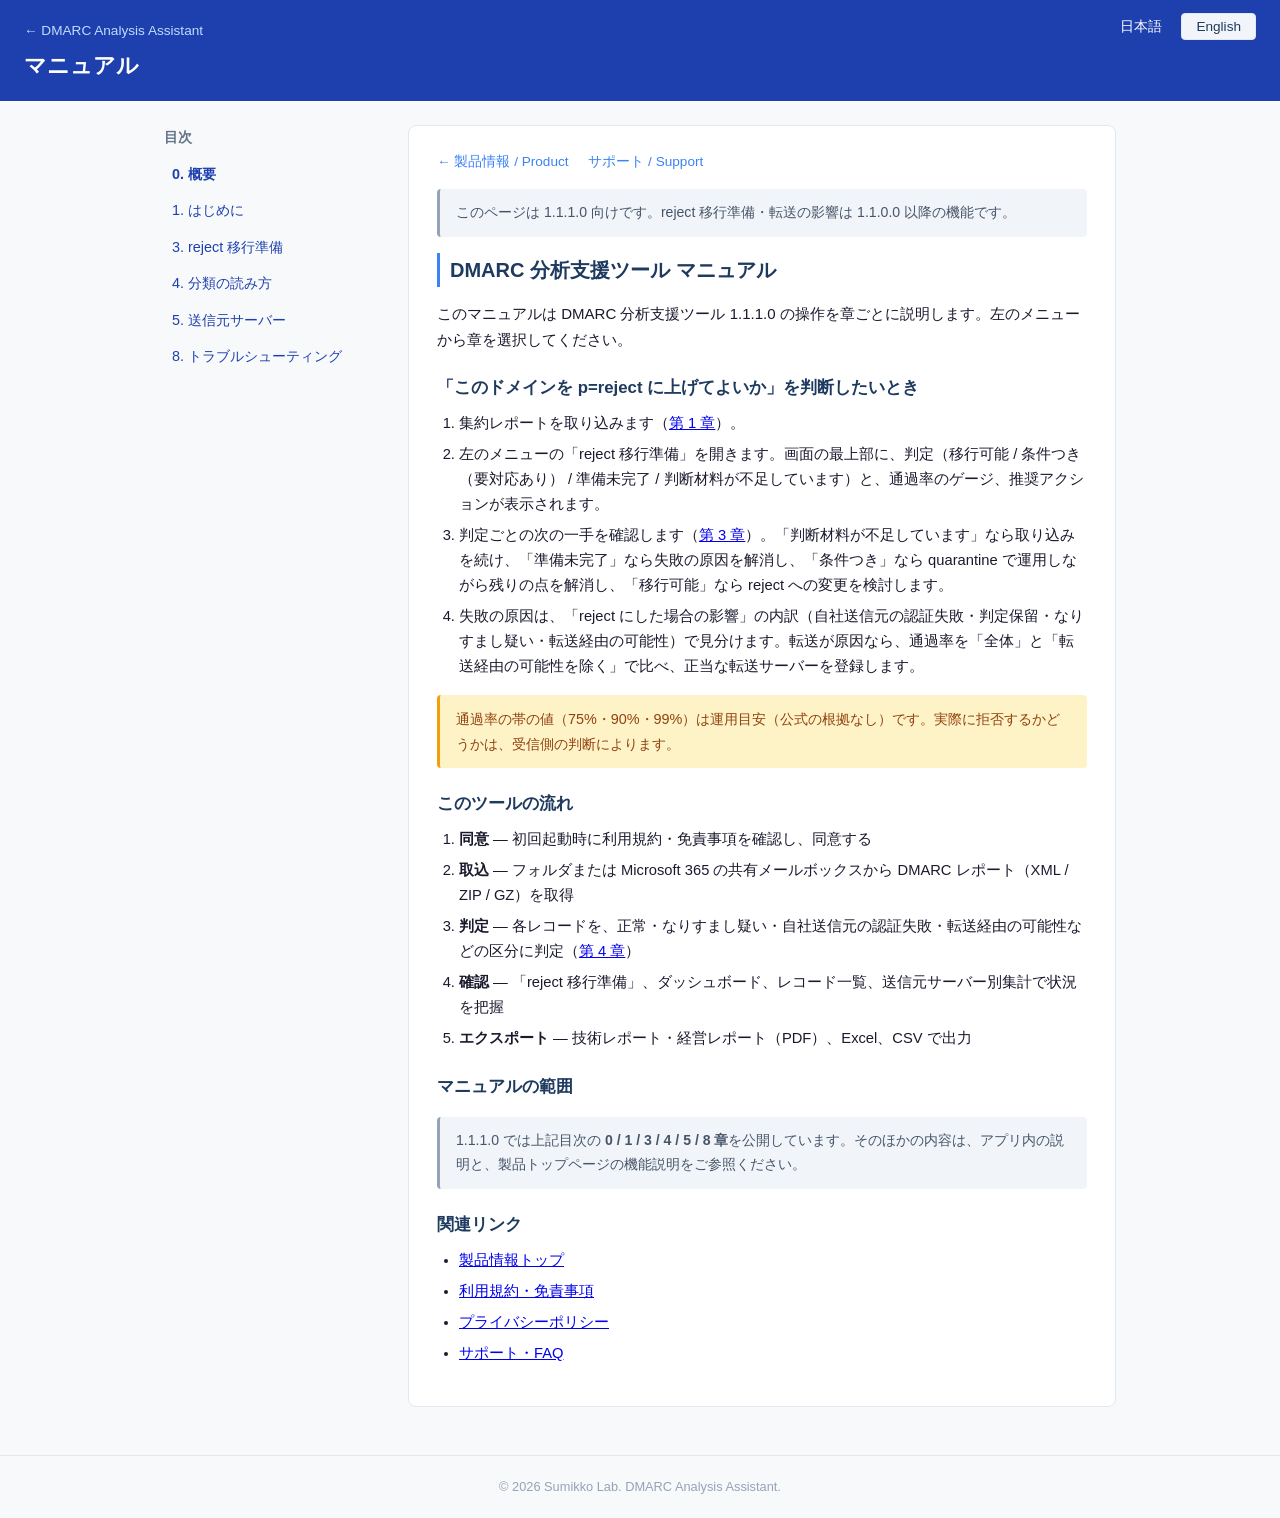
<file: manual/index.html>
<!DOCTYPE html>
<html lang="ja">
<head>
<meta charset="UTF-8">
<meta name="viewport" content="width=device-width, initial-scale=1.0">
<title>マニュアル — p=reject に上げてよいかを判断する | DMARC 分析支援ツール</title>
<meta name="description" content="DMARC 分析支援ツールのマニュアル。p=reject に上げてよいか分からないときに、reject 移行準備画面の判定と次の一手を読む手順、インストール、レポート取込、分類の読み方、転送の影響、データ削除の操作手順。">
<link rel="canonical" href="https://dmarc-analysis.sumikkolab.com/manual/">
<meta property="og:type" content="website">
<meta property="og:locale" content="ja_JP">
<meta property="og:site_name" content="DMARC Analysis Assistant — Sumikko Lab">
<meta property="og:title" content="マニュアル — p=reject に上げてよいかを判断する | DMARC 分析支援ツール">
<meta property="og:description" content="DMARC 分析支援ツールのマニュアル。reject 移行準備画面の判定と次の一手を読む手順、レポート取込、分類の読み方、転送の影響の見方。">
<meta property="og:url" content="https://dmarc-analysis.sumikkolab.com/manual/">
<meta name="twitter:card" content="summary">
<meta name="twitter:title" content="マニュアル — p=reject に上げてよいかを判断する | DMARC 分析支援ツール">
<meta name="twitter:description" content="DMARC 分析支援ツールのマニュアル。reject 移行準備画面の判定と次の一手を読む手順、レポート取込、分類の読み方、転送の影響の見方。">
<link rel="stylesheet" href="styles.css">
</head>
<body>
<div class="lang-toggle">
  <button id="btn-ja" class="active" onclick="switchLang('ja')">日本語</button>
  <button id="btn-en" onclick="switchLang('en')">English</button>
</div>

<div class="manual-header">
  <a href="../">&larr; DMARC Analysis Assistant</a>
  <div class="section-ja visible"><h1>マニュアル</h1></div>
  <div class="section-en"><h1>Manual</h1></div>
</div>

<div class="manual-container">
  <nav class="manual-nav">
    <div class="section-ja visible">
      <h2>目次</h2>
      <ul>
        <li><a href="./"><strong>0. 概要</strong></a></li>
        <li><a href="getting-started.html">1. はじめに</a></li>
        <li><a href="readiness.html">3. reject 移行準備</a></li>
        <li><a href="classification.html">4. 分類の読み方</a></li>
        <li><a href="sending-servers.html">5. 送信元サーバー</a></li>
        <li><a href="troubleshooting.html">8. トラブルシューティング</a></li>
      </ul>
    </div>
    <div class="section-en">
      <h2>Contents</h2>
      <ul>
        <li><a href="./?lang=en"><strong>0. Overview</strong></a></li>
        <li><a href="getting-started.html?lang=en">1. Getting Started</a></li>
        <li><a href="readiness.html?lang=en">3. Readiness for reject</a></li>
        <li><a href="classification.html?lang=en">4. Reading the categories</a></li>
        <li><a href="sending-servers.html?lang=en">5. Sending servers</a></li>
        <li><a href="troubleshooting.html?lang=en">8. Troubleshooting</a></li>
      </ul>
    </div>
  </nav>

  <main class="manual-content">
    <div class="nav-links">
      <a href="../">&larr; 製品情報 / Product</a>
      <a href="../support.html">サポート / Support</a>
    </div>

    <!-- Japanese -->
    <div class="section-ja visible">
      <div class="note">このページは 1.1.1.0 向けです。reject 移行準備・転送の影響は 1.1.0.0 以降の機能です。</div>
      <h2>DMARC 分析支援ツール マニュアル</h2>
      <p>このマニュアルは DMARC 分析支援ツール 1.1.1.0 の操作を章ごとに説明します。左のメニューから章を選択してください。</p>

      <h3>「このドメインを p=reject に上げてよいか」を判断したいとき</h3>
      <ol>
        <li>集約レポートを取り込みます（<a href="getting-started.html">第 1 章</a>）。</li>
        <li>左のメニューの「reject 移行準備」を開きます。画面の最上部に、判定（移行可能 / 条件つき（要対応あり） / 準備未完了 / 判断材料が不足しています）と、通過率のゲージ、推奨アクションが表示されます。</li>
        <li>判定ごとの次の一手を確認します（<a href="readiness.html">第 3 章</a>）。「判断材料が不足しています」なら取り込みを続け、「準備未完了」なら失敗の原因を解消し、「条件つき」なら quarantine で運用しながら残りの点を解消し、「移行可能」なら reject への変更を検討します。</li>
        <li>失敗の原因は、「reject にした場合の影響」の内訳（自社送信元の認証失敗・判定保留・なりすまし疑い・転送経由の可能性）で見分けます。転送が原因なら、通過率を「全体」と「転送経由の可能性を除く」で比べ、正当な転送サーバーを登録します。</li>
      </ol>
      <div class="warn">通過率の帯の値（75%・90%・99%）は運用目安（公式の根拠なし）です。実際に拒否するかどうかは、受信側の判断によります。</div>

      <h3>このツールの流れ</h3>
      <ol>
        <li><strong>同意</strong> — 初回起動時に利用規約・免責事項を確認し、同意する</li>
        <li><strong>取込</strong> — フォルダまたは Microsoft 365 の共有メールボックスから DMARC レポート（XML / ZIP / GZ）を取得</li>
        <li><strong>判定</strong> — 各レコードを、正常・なりすまし疑い・自社送信元の認証失敗・転送経由の可能性などの区分に判定（<a href="classification.html">第 4 章</a>）</li>
        <li><strong>確認</strong> — 「reject 移行準備」、ダッシュボード、レコード一覧、送信元サーバー別集計で状況を把握</li>
        <li><strong>エクスポート</strong> — 技術レポート・経営レポート（PDF）、Excel、CSV で出力</li>
      </ol>

      <h3>マニュアルの範囲</h3>
      <div class="note">
        1.1.1.0 では上記目次の <strong>0 / 1 / 3 / 4 / 5 / 8 章</strong>を公開しています。そのほかの内容は、アプリ内の説明と、製品トップページの機能説明をご参照ください。
      </div>

      <h3>関連リンク</h3>
      <ul>
        <li><a href="../">製品情報トップ</a></li>
        <li><a href="../terms-of-use.html">利用規約・免責事項</a></li>
        <li><a href="../privacy-policy.html">プライバシーポリシー</a></li>
        <li><a href="../support.html">サポート・FAQ</a></li>
      </ul>
    </div>

    <!-- English -->
    <div class="section-en">
      <div class="note">This page is for version 1.1.1.0. The reject readiness screen and the forwarding impact view are features of 1.1.0.0 and later.</div>
      <h2>DMARC Analysis Assistant Manual</h2>
      <p>This manual walks through DMARC Analysis Assistant 1.1.1.0 chapter by chapter. Choose a chapter from the menu on the left.</p>

      <h3>When you want to know whether this domain can move to p=reject</h3>
      <ol>
        <li>Import your aggregate reports (<a href="getting-started.html?lang=en">Chapter 1</a>).</li>
        <li>Open "Readiness for reject" in the left menu. The top of the screen shows the verdict (Ready to move / Conditional (action needed) / Not ready / Not enough information to decide), the pass-rate gauge, and recommended actions.</li>
        <li>Check the next step for your verdict (<a href="readiness.html?lang=en">Chapter 3</a>). For "Not enough information to decide", keep importing; for "Not ready", resolve the causes of the failures; for "Conditional", run with quarantine while resolving the remaining points; for "Ready to move", consider changing to reject.</li>
        <li>Tell the causes apart in the breakdown under "Impact of moving to reject" (authentication failures from your own senders, pending review, possible spoofing, possible forwarding). If forwarding is the cause, compare the pass rate "All messages" with "Excluding possible forwarding", and register legitimate forwarding servers.</li>
      </ol>
      <div class="warn">The band values (75%, 90%, 99%) are operational guidelines (no official basis). Whether a receiver actually rejects mail is up to the receiver.</div>

      <h3>Workflow</h3>
      <ol>
        <li><strong>Consent</strong> — Review the Terms of Use &amp; Disclaimer on first launch and accept</li>
        <li><strong>Import</strong> — Load DMARC reports (XML / ZIP / GZ) from a folder or from a Microsoft 365 shared mailbox</li>
        <li><strong>Classify</strong> — Each record is classed as OK, Spoofing suspected, Authentication failures from your own senders, Possible forwarding, and so on (<a href="classification.html?lang=en">Chapter 4</a>)</li>
        <li><strong>Review</strong> — Use "Readiness for reject", the dashboard, the DMARC Records list, and the sending-server summary</li>
        <li><strong>Export</strong> — Technical and executive PDF reports, Excel, and CSV</li>
      </ol>

      <h3>Scope of this manual</h3>
      <div class="note">
        In 1.1.1.0, chapters <strong>0 / 1 / 3 / 4 / 5 / 8</strong> are published. For anything else, please consult the in-app descriptions and the feature overview on the product top page.
      </div>

      <h3>Related links</h3>
      <ul>
        <li><a href="../?lang=en">Product top page</a></li>
        <li><a href="../terms-of-use.html?lang=en">Terms of Use &amp; Disclaimer</a></li>
        <li><a href="../privacy-policy.html?lang=en">Privacy Policy</a></li>
        <li><a href="../support.html?lang=en">Support &amp; FAQ</a></li>
      </ul>
    </div>
  </main>
</div>

<div class="footer">&copy; 2026 Sumikko Lab. DMARC Analysis Assistant.</div>

<script>
function switchLang(lang) {
  document.querySelectorAll('.section-ja, .section-en').forEach(function(el) { el.classList.remove('visible'); });
  document.querySelectorAll('.section-' + lang).forEach(function(el) { el.classList.add('visible'); });
  document.getElementById('btn-ja').classList.toggle('active', lang === 'ja');
  document.getElementById('btn-en').classList.toggle('active', lang === 'en');
  document.documentElement.lang = lang;
  var titles = { ja: 'マニュアル — p=reject に上げてよいかを判断する | DMARC 分析支援ツール', en: 'Manual — Deciding whether to move to p=reject | DMARC Analysis Assistant' };
  document.title = titles[lang];
  document.querySelector('meta[property="og:title"]').content = titles[lang];
  document.querySelector('meta[name="twitter:title"]').content = titles[lang];
}
(function() { if (location.search.indexOf('lang=en') >= 0) switchLang('en'); })();
</script>
</body>
</html>
</file>
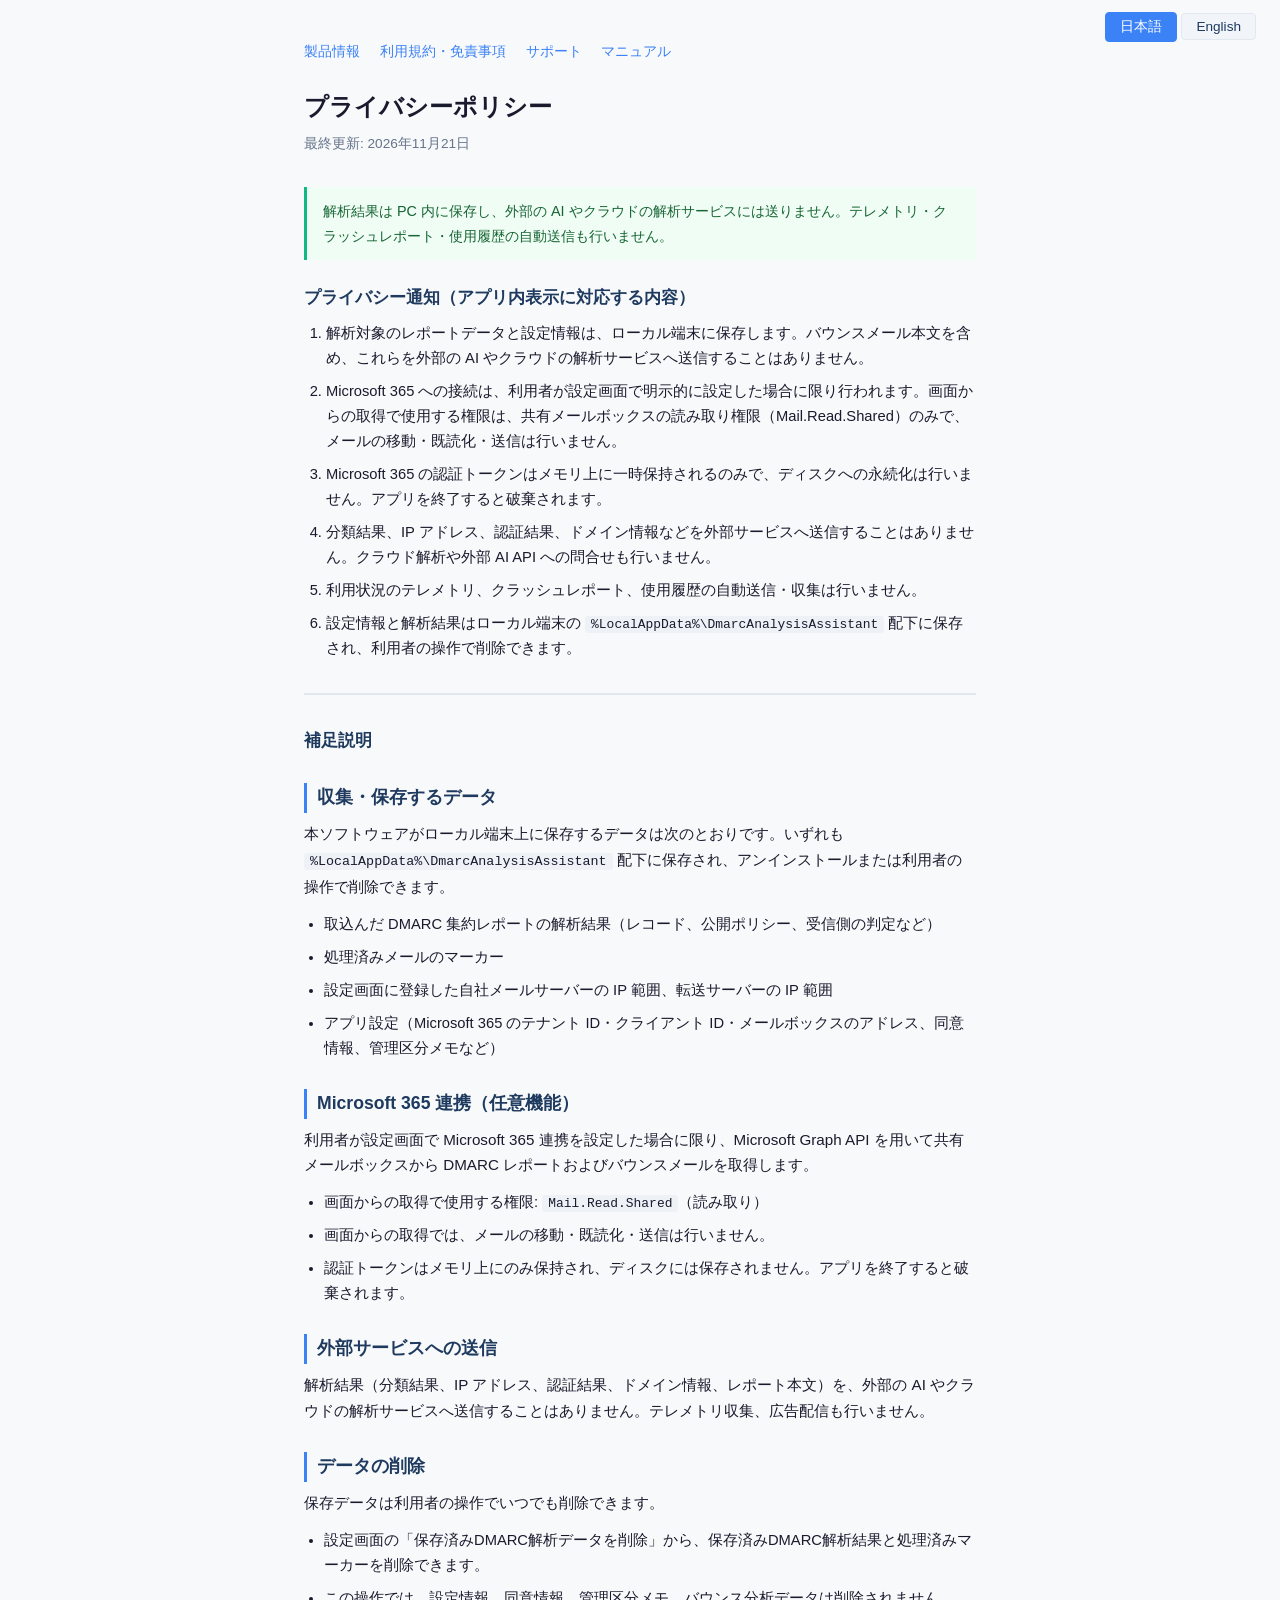
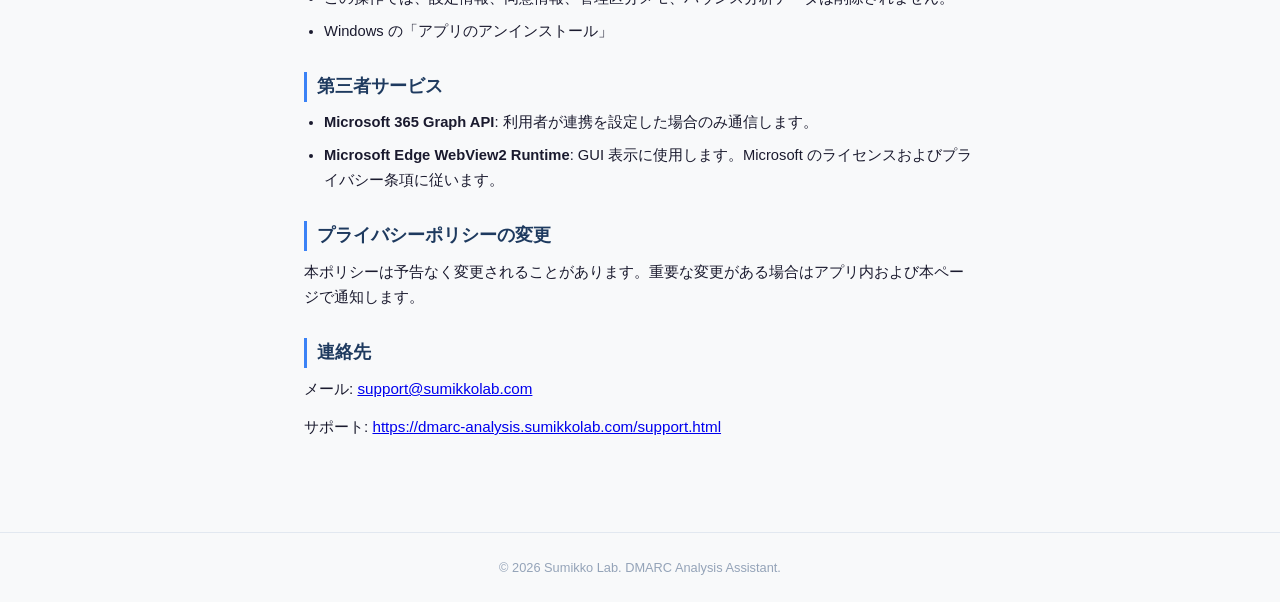
<file: privacy-policy.html>
<!DOCTYPE html>
<html lang="ja">
<head>
<meta charset="UTF-8">
<meta name="viewport" content="width=device-width, initial-scale=1.0">
<title>プライバシーポリシー — DMARC 分析支援ツール | Sumikko Lab</title>
<meta name="description" content="DMARC 分析支援ツールのプライバシーポリシー。解析結果は PC 内に保存し、外部の AI やクラウドの解析サービスには送らないこと、テレメトリなし、Microsoft 365 は利用者が設定した場合に限ること、保存先と削除方法を記載しています。">
<link rel="canonical" href="https://dmarc-analysis.sumikkolab.com/privacy-policy.html">
<meta property="og:type" content="website">
<meta property="og:locale" content="ja_JP">
<meta property="og:site_name" content="DMARC Analysis Assistant — Sumikko Lab">
<meta property="og:title" content="プライバシーポリシー — DMARC 分析支援ツール | Sumikko Lab">
<meta property="og:description" content="DMARC 分析支援ツールのプライバシーポリシー。解析結果は PC 内に保存し、外部の AI やクラウドの解析サービスには送らないこと、保存先と削除方法を記載しています。">
<meta property="og:url" content="https://dmarc-analysis.sumikkolab.com/privacy-policy.html">
<meta name="twitter:card" content="summary">
<meta name="twitter:title" content="プライバシーポリシー — DMARC 分析支援ツール | Sumikko Lab">
<meta name="twitter:description" content="DMARC 分析支援ツールのプライバシーポリシー。解析結果は PC 内に保存し、外部の AI やクラウドの解析サービスには送らないこと、保存先と削除方法を記載しています。">
<style>
  * { margin: 0; padding: 0; box-sizing: border-box; }
  body { font-family: 'Segoe UI', 'Yu Gothic UI', sans-serif; line-height: 1.7; color: #1a1a2e; background: #f8f9fa; }
  .container { max-width: 720px; margin: 0 auto; padding: 40px 24px; }
  h1 { font-size: 1.5rem; margin-bottom: 4px; }
  .updated { font-size: 0.85rem; color: #64748b; margin-bottom: 32px; }
  h2 { font-size: 1.1rem; margin: 28px 0 8px; color: #1e3a5f; border-left: 3px solid #3b82f6; padding-left: 10px; }
  h3 { font-size: 1.05rem; margin: 24px 0 8px; color: #1e3a5f; }
  p { margin-bottom: 12px; font-size: 0.95rem; }
  ol { padding-left: 22px; margin: 8px 0 16px; }
  ul { padding-left: 20px; margin: 8px 0 16px; }
  li { font-size: 0.92rem; margin-bottom: 8px; }
  code { background: #eef2f7; padding: 1px 6px; border-radius: 3px; font-size: 0.88em; }
  .nav-links { font-size: 0.85rem; margin-bottom: 24px; }
  .nav-links a { color: #3b82f6; text-decoration: none; margin-right: 16px; }
  .nav-links a:hover { text-decoration: underline; }
  .section-ja, .section-en { display: none; }
  .section-ja.visible, .section-en.visible { display: block; }
  .lang-toggle { position: fixed; top: 12px; right: 24px; z-index: 10; }
  .lang-toggle button { background: #f1f5f9; border: 1px solid #e2e8f0; padding: 5px 14px; border-radius: 4px; cursor: pointer; font-size: 0.85rem; color: #1e3a5f; }
  .lang-toggle button.active { background: #3b82f6; color: #fff; border-color: #3b82f6; }
  hr.divider { border: none; border-top: 2px solid #e2e8f0; margin: 32px 0; }
  .footer { text-align: center; padding: 24px 0; border-top: 1px solid #e2e8f0; font-size: 0.8rem; color: #94a3b8; margin-top: 40px; }
  .note { background: #f1f5f9; border-left: 3px solid #94a3b8; padding: 12px 16px; font-size: 0.85rem; color: #475569; margin: 16px 0; }
  .highlight { background: #f0fdf4; border-left: 3px solid #10b981; padding: 12px 16px; font-size: 0.9rem; color: #166534; margin: 16px 0; font-weight: 500; }
</style>
</head>
<body>
<div class="container">
  <div class="lang-toggle">
    <button id="btn-ja" class="active" onclick="switchLang('ja')">日本語</button>
    <button id="btn-en" onclick="switchLang('en')">English</button>
  </div>

  <!-- Japanese -->
  <div class="section-ja visible" id="content-ja">
    <div class="nav-links">
      <a href="./">製品情報</a>
      <a href="terms-of-use.html">利用規約・免責事項</a>
      <a href="support.html">サポート</a>
      <a href="manual/">マニュアル</a>
    </div>
    <h1>プライバシーポリシー</h1>
    <p class="updated">最終更新: 2026年11月21日</p>

    <p class="highlight">解析結果は PC 内に保存し、外部の AI やクラウドの解析サービスには送りません。テレメトリ・クラッシュレポート・使用履歴の自動送信も行いません。</p>

    <h3>プライバシー通知（アプリ内表示に対応する内容）</h3>
    <ol>
      <li>解析対象のレポートデータと設定情報は、ローカル端末に保存します。バウンスメール本文を含め、これらを外部の AI やクラウドの解析サービスへ送信することはありません。</li>
      <li>Microsoft 365 への接続は、利用者が設定画面で明示的に設定した場合に限り行われます。画面からの取得で使用する権限は、共有メールボックスの読み取り権限（Mail.Read.Shared）のみで、メールの移動・既読化・送信は行いません。</li>
      <li>Microsoft 365 の認証トークンはメモリ上に一時保持されるのみで、ディスクへの永続化は行いません。アプリを終了すると破棄されます。</li>
      <li>分類結果、IP アドレス、認証結果、ドメイン情報などを外部サービスへ送信することはありません。クラウド解析や外部 AI API への問合せも行いません。</li>
      <li>利用状況のテレメトリ、クラッシュレポート、使用履歴の自動送信・収集は行いません。</li>
      <li>設定情報と解析結果はローカル端末の <code>%LocalAppData%\DmarcAnalysisAssistant</code> 配下に保存され、利用者の操作で削除できます。</li>
    </ol>

    <hr class="divider">

    <h3>補足説明</h3>

    <h2>収集・保存するデータ</h2>
    <p>本ソフトウェアがローカル端末上に保存するデータは次のとおりです。いずれも <code>%LocalAppData%\DmarcAnalysisAssistant</code> 配下に保存され、アンインストールまたは利用者の操作で削除できます。</p>
    <ul>
      <li>取込んだ DMARC 集約レポートの解析結果（レコード、公開ポリシー、受信側の判定など）</li>
      <li>処理済みメールのマーカー</li>
      <li>設定画面に登録した自社メールサーバーの IP 範囲、転送サーバーの IP 範囲</li>
      <li>アプリ設定（Microsoft 365 のテナント ID・クライアント ID・メールボックスのアドレス、同意情報、管理区分メモなど）</li>
    </ul>

    <h2>Microsoft 365 連携（任意機能）</h2>
    <p>利用者が設定画面で Microsoft 365 連携を設定した場合に限り、Microsoft Graph API を用いて共有メールボックスから DMARC レポートおよびバウンスメールを取得します。</p>
    <ul>
      <li>画面からの取得で使用する権限: <code>Mail.Read.Shared</code>（読み取り）</li>
      <li>画面からの取得では、メールの移動・既読化・送信は行いません。</li>
      <li>認証トークンはメモリ上にのみ保持され、ディスクには保存されません。アプリを終了すると破棄されます。</li>
    </ul>

    <h2>外部サービスへの送信</h2>
    <p>解析結果（分類結果、IP アドレス、認証結果、ドメイン情報、レポート本文）を、外部の AI やクラウドの解析サービスへ送信することはありません。テレメトリ収集、広告配信も行いません。</p>

    <h2>データの削除</h2>
    <p>保存データは利用者の操作でいつでも削除できます。</p>
    <ul>
      <li>設定画面の「保存済みDMARC解析データを削除」から、保存済みDMARC解析結果と処理済みマーカーを削除できます。</li>
      <li>この操作では、設定情報、同意情報、管理区分メモ、バウンス分析データは削除されません。</li>
      <li>Windows の「アプリのアンインストール」</li>
    </ul>

    <h2>第三者サービス</h2>
    <ul>
      <li><strong>Microsoft 365 Graph API</strong>: 利用者が連携を設定した場合のみ通信します。</li>
      <li><strong>Microsoft Edge WebView2 Runtime</strong>: GUI 表示に使用します。Microsoft のライセンスおよびプライバシー条項に従います。</li>
    </ul>

    <h2>プライバシーポリシーの変更</h2>
    <p>本ポリシーは予告なく変更されることがあります。重要な変更がある場合はアプリ内および本ページで通知します。</p>

    <h2>連絡先</h2>
    <p>メール: <a href="mailto:support@sumikkolab.com">support@sumikkolab.com</a></p>
    <p>サポート: <a href="https://dmarc-analysis.sumikkolab.com/support.html">https://dmarc-analysis.sumikkolab.com/support.html</a></p>
  </div>

  <!-- English -->
  <div class="section-en" id="content-en">
    <div class="nav-links">
      <a href="./?lang=en">Product</a>
      <a href="terms-of-use.html?lang=en">Terms of Use &amp; Disclaimer</a>
      <a href="support.html?lang=en">Support</a>
      <a href="manual/?lang=en">Manual</a>
    </div>
    <h1>Privacy Policy</h1>
    <p class="updated">Last updated: November 21, 2026</p>

    <p class="highlight">Analysis results are stored on your PC and are never sent to external AI or cloud analysis services. No telemetry, crash reports, or usage history are automatically collected or sent.</p>

    <h3>Privacy Notice (corresponding to the in-app text)</h3>
    <ol>
      <li>Report data and configuration information are stored on the user's device. They, including bounce message contents, are never sent to external AI or cloud analysis services.</li>
      <li>Microsoft 365 connections are made only when explicitly configured by the user on the settings page. The permission used for fetching from the app screen is limited to the read permission for shared mailboxes (Mail.Read.Shared), and the app screen does not move, mark as read, or send mail.</li>
      <li>Microsoft 365 authentication tokens are held in memory only and are never persisted to disk. They are discarded when the application exits.</li>
      <li>Classification results, IP addresses, authentication results, and domain information are not sent to any external service. No queries are made to cloud analysis platforms or external AI APIs.</li>
      <li>Telemetry, crash reports, and usage history are not collected or transmitted automatically.</li>
      <li>Configuration and analysis results are stored under <code>%LocalAppData%\DmarcAnalysisAssistant</code> on the user's device and can be deleted by the user.</li>
    </ol>

    <hr class="divider">

    <h3>Supplementary Notes</h3>

    <h2>Data collected and stored</h2>
    <p>The software stores the following data locally on your device. All data is stored under <code>%LocalAppData%\DmarcAnalysisAssistant</code> and can be deleted by uninstalling the app or through user actions.</p>
    <ul>
      <li>Analysis results of imported DMARC aggregate reports (records, published policy, receiver decisions, etc.)</li>
      <li>Processed-mail markers</li>
      <li>The IP ranges of your own mail servers and forwarding servers registered on the settings screen</li>
      <li>Application settings (Microsoft 365 tenant ID, client ID, and mailbox addresses, consent information, management notes, etc.)</li>
    </ul>

    <h2>Microsoft 365 integration (optional)</h2>
    <p>Only when the user configures Microsoft 365 integration on the settings page, the software uses Microsoft Graph API to read DMARC reports and bounce messages from a shared mailbox.</p>
    <ul>
      <li>Permission used for fetching from the app screen: <code>Mail.Read.Shared</code> (read)</li>
      <li>Fetching from the app screen does not move, mark as read, or send mail.</li>
      <li>Authentication tokens are held in memory only and are never persisted to disk. They are discarded on application exit.</li>
    </ul>

    <h2>Transmission to external services</h2>
    <p>Analysis results (classification results, IP addresses, authentication results, domain information, and report contents) are never sent to external AI or cloud analysis services. The software performs no telemetry collection and no ad delivery.</p>

    <h2>Data deletion</h2>
    <p>Stored data can be deleted at any time by the user.</p>
    <ul>
      <li>Use "Delete stored DMARC analysis data" in Settings to delete saved DMARC analysis results and processed markers.</li>
      <li>This action does not delete settings, consent information, management notes, or bounce analysis data.</li>
      <li>Uninstalling the app via Windows "Apps &amp; features"</li>
    </ul>

    <h2>Third-party services</h2>
    <ul>
      <li><strong>Microsoft 365 Graph API</strong>: used only when the user configures integration.</li>
      <li><strong>Microsoft Edge WebView2 Runtime</strong>: used for GUI rendering; subject to Microsoft's license and privacy terms.</li>
    </ul>

    <h2>Changes to this policy</h2>
    <p>This policy may be updated without prior notice. Significant changes will be announced in the application and on this page.</p>

    <h2>Contact</h2>
    <p>Email: <a href="mailto:support@sumikkolab.com">support@sumikkolab.com</a></p>
    <p>Support: <a href="https://dmarc-analysis.sumikkolab.com/support.html">https://dmarc-analysis.sumikkolab.com/support.html</a></p>
  </div>

</div>
<div class="footer">&copy; 2026 Sumikko Lab. DMARC Analysis Assistant.</div>

<script>
function switchLang(lang) {
  document.querySelectorAll('.section-ja, .section-en').forEach(function(el) { el.classList.remove('visible'); });
  document.querySelectorAll('.section-' + lang).forEach(function(el) { el.classList.add('visible'); });
  document.getElementById('btn-ja').classList.toggle('active', lang === 'ja');
  document.getElementById('btn-en').classList.toggle('active', lang === 'en');
  document.documentElement.lang = lang;
  var titles = { ja: 'プライバシーポリシー — DMARC 分析支援ツール | Sumikko Lab', en: 'Privacy Policy — DMARC Analysis Assistant | Sumikko Lab' };
  document.title = titles[lang];
  document.querySelector('meta[property="og:title"]').content = titles[lang];
  document.querySelector('meta[name="twitter:title"]').content = titles[lang];
}
(function() { if (location.search.indexOf('lang=en') >= 0) switchLang('en'); })();
</script>
</body>
</html>
</file>
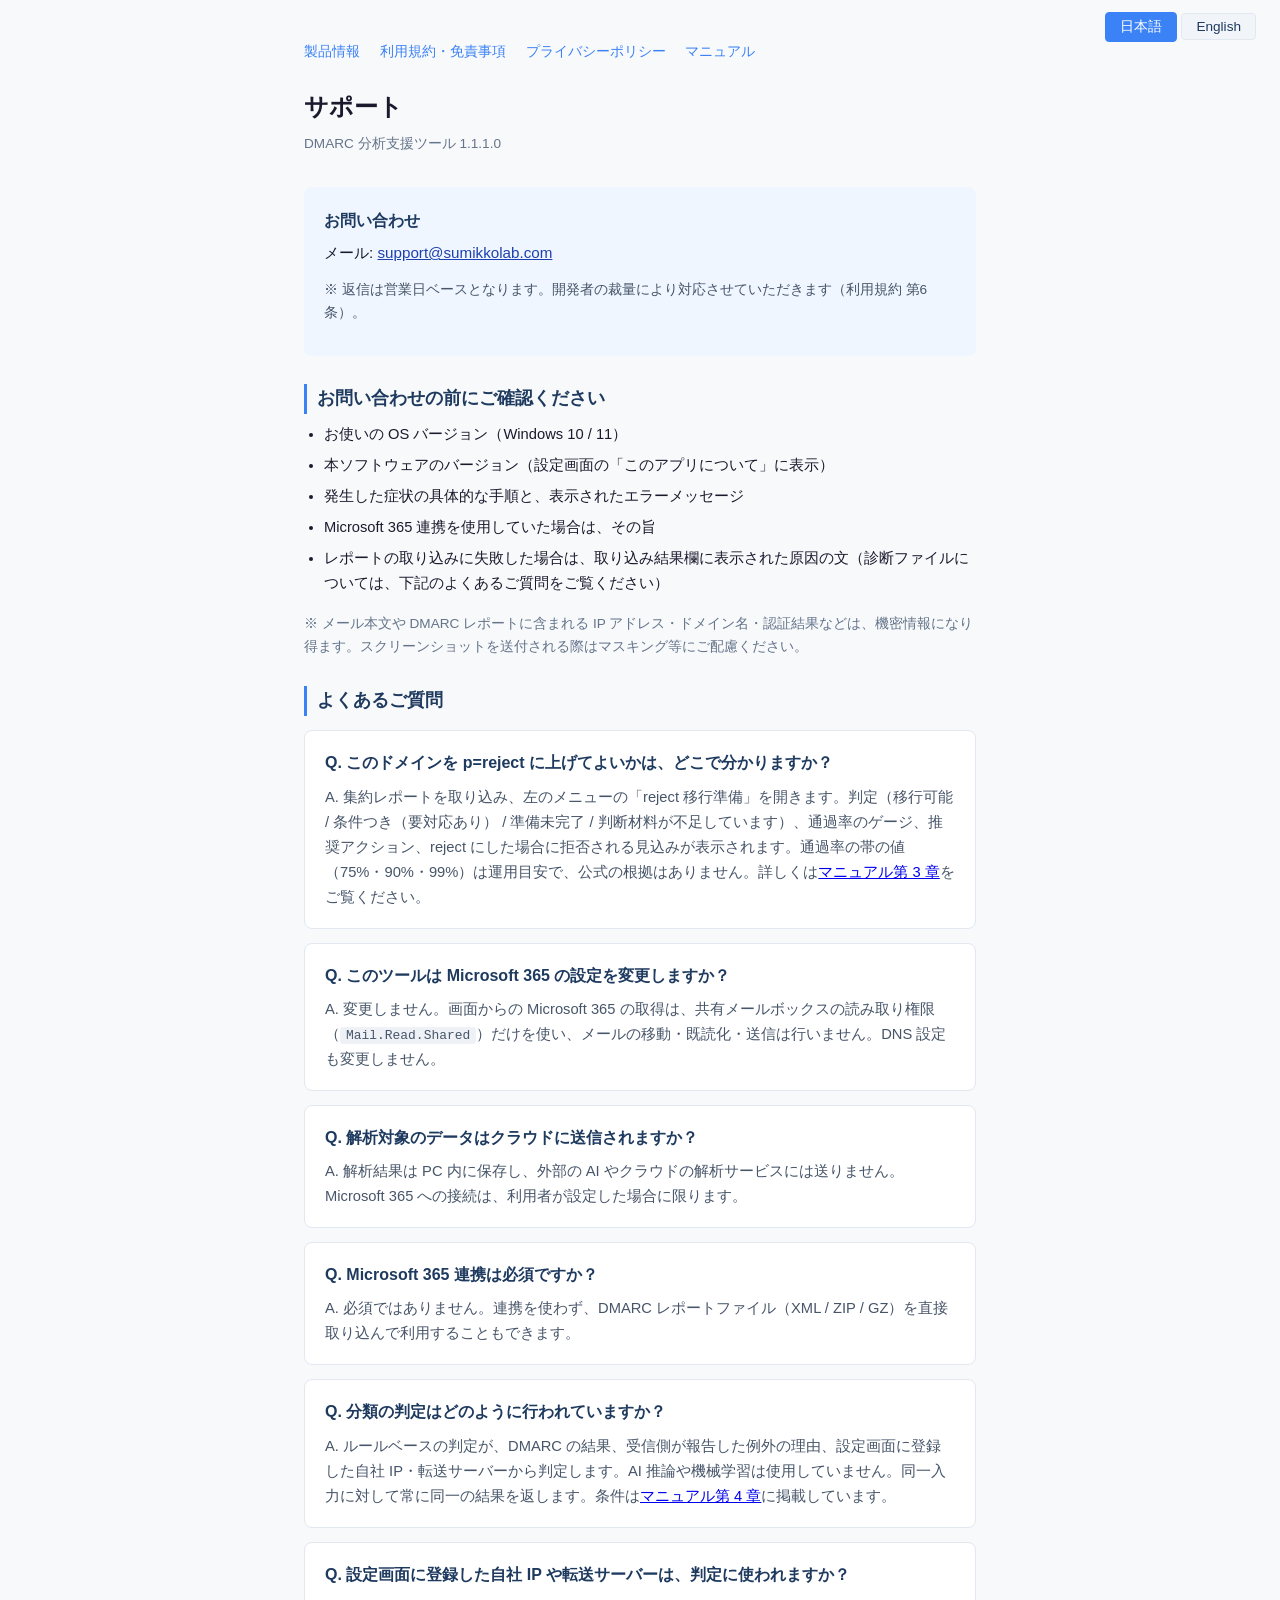
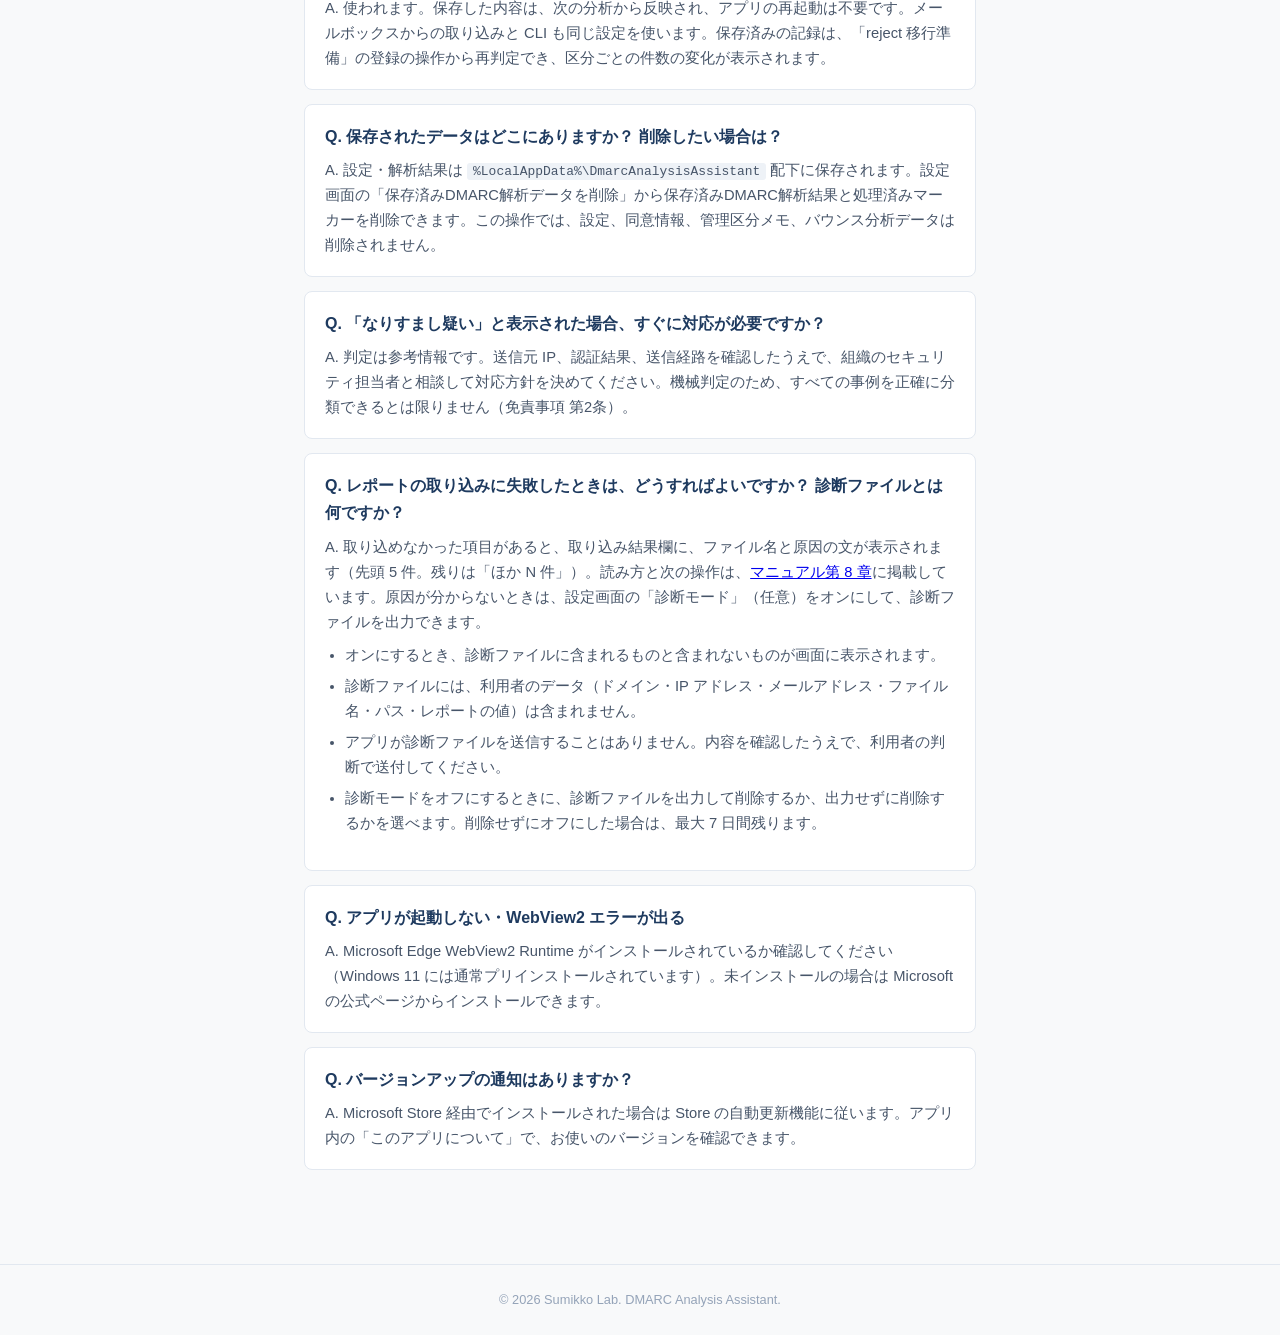
<file: support.html>
<!DOCTYPE html>
<html lang="ja">
<head>
<meta charset="UTF-8">
<meta name="viewport" content="width=device-width, initial-scale=1.0">
<title>サポート・FAQ — DMARC 分析支援ツール | Sumikko Lab</title>
<meta name="description" content="DMARC 分析支援ツールのサポート・FAQ。問い合わせ先・動作環境・プライバシー・reject 移行準備・分類の判定・Microsoft 365 連携・データ保存先・WebView2 等のよくある質問と回答。">
<link rel="canonical" href="https://dmarc-analysis.sumikkolab.com/support.html">
<meta property="og:type" content="website">
<meta property="og:locale" content="ja_JP">
<meta property="og:site_name" content="DMARC Analysis Assistant — Sumikko Lab">
<meta property="og:title" content="サポート・FAQ — DMARC 分析支援ツール | Sumikko Lab">
<meta property="og:description" content="DMARC 分析支援ツールのサポート・FAQ。問い合わせ先・動作環境・プライバシー・reject 移行準備・分類の判定・Microsoft 365 連携・データ保存先・WebView2 等のよくある質問と回答。">
<meta property="og:url" content="https://dmarc-analysis.sumikkolab.com/support.html">
<meta name="twitter:card" content="summary">
<meta name="twitter:title" content="サポート・FAQ — DMARC 分析支援ツール | Sumikko Lab">
<meta name="twitter:description" content="DMARC 分析支援ツールのサポート・FAQ。問い合わせ先・動作環境・プライバシー・reject 移行準備・分類の判定・Microsoft 365 連携・データ保存先・WebView2 等のよくある質問と回答。">
<script type="application/ld+json">
{
  "@context": "https://schema.org",
  "@type": "FAQPage",
  "inLanguage": "ja",
  "mainEntity": [
    {
      "@type": "Question",
      "name": "このドメインを p=reject に上げてよいかは、どこで分かりますか？",
      "acceptedAnswer": { "@type": "Answer", "text": "集約レポートを取り込み、左のメニューの「reject 移行準備」を開きます。判定（移行可能 / 条件つき（要対応あり） / 準備未完了 / 判断材料が不足しています）、通過率のゲージ、推奨アクション、reject にした場合に拒否される見込みが表示されます。通過率の帯の値（75%・90%・99%）は運用目安で、公式の根拠はありません。" }
    },
    {
      "@type": "Question",
      "name": "このツールは Microsoft 365 の設定を変更しますか？",
      "acceptedAnswer": { "@type": "Answer", "text": "変更しません。画面からの Microsoft 365 の取得は、共有メールボックスの読み取り権限（Mail.Read.Shared）だけを使い、メールの移動・既読化・送信は行いません。DNS 設定も変更しません。" }
    },
    {
      "@type": "Question",
      "name": "レポートの取り込みに失敗したときは、どうすればよいですか？ 診断ファイルとは何ですか？",
      "acceptedAnswer": { "@type": "Answer", "text": "取り込めなかった項目があると、取り込み結果欄に、ファイル名と原因の文が表示されます（先頭 5 件。残りは「ほか N 件」）。読み方と次の操作は、マニュアル第 8 章に掲載しています。原因が分からないときは、設定画面の「診断モード」（任意）をオンにして、診断ファイルを出力できます。オンにするとき、診断ファイルに含まれるものと含まれないものが画面に表示されます。診断ファイルには、利用者のデータ（ドメイン・IP アドレス・メールアドレス・ファイル名・パス・レポートの値）は含まれません。アプリが診断ファイルを送信することはありません。内容を確認したうえで、利用者の判断で送付してください。診断モードをオフにするときに、診断ファイルを出力して削除するか、出力せずに削除するかを選べます。削除せずにオフにした場合は、最大 7 日間残ります。" }
    },
    {
      "@type": "Question",
      "name": "解析対象のデータはクラウドに送信されますか？",
      "acceptedAnswer": { "@type": "Answer", "text": "解析結果は PC 内に保存し、外部の AI やクラウドの解析サービスには送りません。Microsoft 365 への接続は、利用者が設定した場合に限ります。" }
    },
    {
      "@type": "Question",
      "name": "Microsoft 365 連携は必須ですか？",
      "acceptedAnswer": { "@type": "Answer", "text": "必須ではありません。連携を使わず、DMARC レポートファイル（XML / ZIP / GZ）を直接取り込んで利用することもできます。" }
    },
    {
      "@type": "Question",
      "name": "分類の判定はどのように行われていますか？",
      "acceptedAnswer": { "@type": "Answer", "text": "ルールベースの判定が、DMARC の結果、受信側が報告した例外の理由、設定画面に登録した自社 IP・転送サーバーから判定します。AI 推論や機械学習は使用していません。同一入力に対して常に同一の結果を返します。" }
    },
    {
      "@type": "Question",
      "name": "設定画面に登録した自社 IP や転送サーバーは、判定に使われますか？",
      "acceptedAnswer": { "@type": "Answer", "text": "使われます。保存した内容は、次の分析から反映され、アプリの再起動は不要です。メールボックスからの取り込みと CLI も同じ設定を使います。保存済みの記録は、「reject 移行準備」の登録の操作から再判定できます。" }
    },
    {
      "@type": "Question",
      "name": "保存されたデータはどこにありますか？ 削除したい場合は？",
      "acceptedAnswer": { "@type": "Answer", "text": "設定・解析結果は %LocalAppData%\\DmarcAnalysisAssistant 配下に保存されます。設定画面の「保存済みDMARC解析データを削除」から保存済みDMARC解析結果と処理済みマーカーを削除できます。この操作では、設定、同意情報、管理区分メモ、バウンス分析データは削除されません。" }
    },
    {
      "@type": "Question",
      "name": "「なりすまし疑い」と表示された場合、すぐに対応が必要ですか？",
      "acceptedAnswer": { "@type": "Answer", "text": "判定は参考情報です。送信元 IP、認証結果、送信経路を確認したうえで、組織のセキュリティ担当者と相談して対応方針を決めてください。機械判定のため、すべての事例を正確に分類できるとは限りません。" }
    },
    {
      "@type": "Question",
      "name": "アプリが起動しない・WebView2 エラーが出る",
      "acceptedAnswer": { "@type": "Answer", "text": "Microsoft Edge WebView2 Runtime がインストールされているか確認してください（Windows 11 には通常プリインストールされています）。未インストールの場合は Microsoft の公式ページからインストールできます。" }
    },
    {
      "@type": "Question",
      "name": "バージョンアップの通知はありますか？",
      "acceptedAnswer": { "@type": "Answer", "text": "Microsoft Store 経由でインストールされた場合は Store の自動更新機能に従います。アプリ内の「このアプリについて」で、お使いのバージョンを確認できます。" }
    }
  ]
}
</script>
<style>
  * { margin: 0; padding: 0; box-sizing: border-box; }
  body { font-family: 'Segoe UI', 'Yu Gothic UI', sans-serif; line-height: 1.7; color: #1a1a2e; background: #f8f9fa; }
  .container { max-width: 720px; margin: 0 auto; padding: 40px 24px; }
  h1 { font-size: 1.5rem; margin-bottom: 4px; }
  .updated { font-size: 0.85rem; color: #64748b; margin-bottom: 32px; }
  h2 { font-size: 1.1rem; margin: 28px 0 8px; color: #1e3a5f; border-left: 3px solid #3b82f6; padding-left: 10px; }
  h3 { font-size: 1rem; margin: 20px 0 6px; color: #1e3a5f; }
  p { margin-bottom: 12px; font-size: 0.95rem; }
  ul { padding-left: 20px; margin: 8px 0 16px; }
  li { font-size: 0.92rem; margin-bottom: 6px; }
  code { background: #eef2f7; padding: 1px 6px; border-radius: 3px; font-size: 0.88em; }
  .nav-links { font-size: 0.85rem; margin-bottom: 24px; }
  .nav-links a { color: #3b82f6; text-decoration: none; margin-right: 16px; }
  .nav-links a:hover { text-decoration: underline; }
  .section-ja, .section-en { display: none; }
  .section-ja.visible, .section-en.visible { display: block; }
  .lang-toggle { position: fixed; top: 12px; right: 24px; z-index: 10; }
  .lang-toggle button { background: #f1f5f9; border: 1px solid #e2e8f0; padding: 5px 14px; border-radius: 4px; cursor: pointer; font-size: 0.85rem; color: #1e3a5f; }
  .lang-toggle button.active { background: #3b82f6; color: #fff; border-color: #3b82f6; }
  .faq { background: #fff; border: 1px solid #e2e8f0; border-radius: 8px; padding: 18px 20px; margin: 14px 0; }
  .faq-q { font-weight: 600; color: #1e3a5f; margin-bottom: 8px; }
  .faq-a { font-size: 0.92rem; color: #475569; }
  .contact-box { background: #eff6ff; border-radius: 8px; padding: 20px; margin: 24px 0; }
  .contact-box a { color: #1e40af; font-weight: 500; }
  .footer { text-align: center; padding: 24px 0; border-top: 1px solid #e2e8f0; font-size: 0.8rem; color: #94a3b8; margin-top: 40px; }
</style>
</head>
<body>
<div class="container">
  <div class="lang-toggle">
    <button id="btn-ja" class="active" onclick="switchLang('ja')">日本語</button>
    <button id="btn-en" onclick="switchLang('en')">English</button>
  </div>

  <!-- Japanese -->
  <div class="section-ja visible" id="content-ja">
    <div class="nav-links">
      <a href="./">製品情報</a>
      <a href="terms-of-use.html">利用規約・免責事項</a>
      <a href="privacy-policy.html">プライバシーポリシー</a>
      <a href="manual/">マニュアル</a>
    </div>
    <h1>サポート</h1>
    <p class="updated">DMARC 分析支援ツール 1.1.1.0</p>

    <div class="contact-box">
      <h3 style="margin-top:0">お問い合わせ</h3>
      <p>メール: <a href="mailto:support@sumikkolab.com">support@sumikkolab.com</a></p>
      <p style="font-size:0.85rem;color:#475569">※ 返信は営業日ベースとなります。開発者の裁量により対応させていただきます（利用規約 第6条）。</p>
    </div>

    <h2>お問い合わせの前にご確認ください</h2>
    <ul>
      <li>お使いの OS バージョン（Windows 10 / 11）</li>
      <li>本ソフトウェアのバージョン（設定画面の「このアプリについて」に表示）</li>
      <li>発生した症状の具体的な手順と、表示されたエラーメッセージ</li>
      <li>Microsoft 365 連携を使用していた場合は、その旨</li>
      <li>レポートの取り込みに失敗した場合は、取り込み結果欄に表示された原因の文（診断ファイルについては、下記のよくあるご質問をご覧ください）</li>
    </ul>
    <p style="font-size:0.85rem;color:#64748b">※ メール本文や DMARC レポートに含まれる IP アドレス・ドメイン名・認証結果などは、機密情報になり得ます。スクリーンショットを送付される際はマスキング等にご配慮ください。</p>

    <h2>よくあるご質問</h2>

    <div class="faq">
      <div class="faq-q">Q. このドメインを p=reject に上げてよいかは、どこで分かりますか？</div>
      <div class="faq-a">A. 集約レポートを取り込み、左のメニューの「reject 移行準備」を開きます。判定（移行可能 / 条件つき（要対応あり） / 準備未完了 / 判断材料が不足しています）、通過率のゲージ、推奨アクション、reject にした場合に拒否される見込みが表示されます。通過率の帯の値（75%・90%・99%）は運用目安で、公式の根拠はありません。詳しくは<a href="manual/readiness.html">マニュアル第 3 章</a>をご覧ください。</div>
    </div>

    <div class="faq">
      <div class="faq-q">Q. このツールは Microsoft 365 の設定を変更しますか？</div>
      <div class="faq-a">A. 変更しません。画面からの Microsoft 365 の取得は、共有メールボックスの読み取り権限（<code>Mail.Read.Shared</code>）だけを使い、メールの移動・既読化・送信は行いません。DNS 設定も変更しません。</div>
    </div>

    <div class="faq">
      <div class="faq-q">Q. 解析対象のデータはクラウドに送信されますか？</div>
      <div class="faq-a">A. 解析結果は PC 内に保存し、外部の AI やクラウドの解析サービスには送りません。Microsoft 365 への接続は、利用者が設定した場合に限ります。</div>
    </div>

    <div class="faq">
      <div class="faq-q">Q. Microsoft 365 連携は必須ですか？</div>
      <div class="faq-a">A. 必須ではありません。連携を使わず、DMARC レポートファイル（XML / ZIP / GZ）を直接取り込んで利用することもできます。</div>
    </div>

    <div class="faq">
      <div class="faq-q">Q. 分類の判定はどのように行われていますか？</div>
      <div class="faq-a">A. ルールベースの判定が、DMARC の結果、受信側が報告した例外の理由、設定画面に登録した自社 IP・転送サーバーから判定します。AI 推論や機械学習は使用していません。同一入力に対して常に同一の結果を返します。条件は<a href="manual/classification.html">マニュアル第 4 章</a>に掲載しています。</div>
    </div>

    <div class="faq">
      <div class="faq-q">Q. 設定画面に登録した自社 IP や転送サーバーは、判定に使われますか？</div>
      <div class="faq-a">A. 使われます。保存した内容は、次の分析から反映され、アプリの再起動は不要です。メールボックスからの取り込みと CLI も同じ設定を使います。保存済みの記録は、「reject 移行準備」の登録の操作から再判定でき、区分ごとの件数の変化が表示されます。</div>
    </div>

    <div class="faq">
      <div class="faq-q">Q. 保存されたデータはどこにありますか？ 削除したい場合は？</div>
      <div class="faq-a">A. 設定・解析結果は <code>%LocalAppData%\DmarcAnalysisAssistant</code> 配下に保存されます。設定画面の「保存済みDMARC解析データを削除」から保存済みDMARC解析結果と処理済みマーカーを削除できます。この操作では、設定、同意情報、管理区分メモ、バウンス分析データは削除されません。</div>
    </div>

    <div class="faq">
      <div class="faq-q">Q. 「なりすまし疑い」と表示された場合、すぐに対応が必要ですか？</div>
      <div class="faq-a">A. 判定は参考情報です。送信元 IP、認証結果、送信経路を確認したうえで、組織のセキュリティ担当者と相談して対応方針を決めてください。機械判定のため、すべての事例を正確に分類できるとは限りません（免責事項 第2条）。</div>
    </div>

    <div class="faq">
      <div class="faq-q">Q. レポートの取り込みに失敗したときは、どうすればよいですか？ 診断ファイルとは何ですか？</div>
      <div class="faq-a">A. 取り込めなかった項目があると、取り込み結果欄に、ファイル名と原因の文が表示されます（先頭 5 件。残りは「ほか N 件」）。読み方と次の操作は、<a href="manual/troubleshooting.html">マニュアル第 8 章</a>に掲載しています。原因が分からないときは、設定画面の「診断モード」（任意）をオンにして、診断ファイルを出力できます。
        <ul>
          <li>オンにするとき、診断ファイルに含まれるものと含まれないものが画面に表示されます。</li>
          <li>診断ファイルには、利用者のデータ（ドメイン・IP アドレス・メールアドレス・ファイル名・パス・レポートの値）は含まれません。</li>
          <li>アプリが診断ファイルを送信することはありません。内容を確認したうえで、利用者の判断で送付してください。</li>
          <li>診断モードをオフにするときに、診断ファイルを出力して削除するか、出力せずに削除するかを選べます。削除せずにオフにした場合は、最大 7 日間残ります。</li>
        </ul>
      </div>
    </div>

    <div class="faq">
      <div class="faq-q">Q. アプリが起動しない・WebView2 エラーが出る</div>
      <div class="faq-a">A. Microsoft Edge WebView2 Runtime がインストールされているか確認してください（Windows 11 には通常プリインストールされています）。未インストールの場合は Microsoft の公式ページからインストールできます。</div>
    </div>

    <div class="faq">
      <div class="faq-q">Q. バージョンアップの通知はありますか？</div>
      <div class="faq-a">A. Microsoft Store 経由でインストールされた場合は Store の自動更新機能に従います。アプリ内の「このアプリについて」で、お使いのバージョンを確認できます。</div>
    </div>

  </div>

  <!-- English -->
  <div class="section-en" id="content-en">
    <div class="nav-links">
      <a href="./?lang=en">Product</a>
      <a href="terms-of-use.html?lang=en">Terms of Use &amp; Disclaimer</a>
      <a href="privacy-policy.html?lang=en">Privacy Policy</a>
      <a href="manual/?lang=en">Manual</a>
    </div>
    <h1>Support</h1>
    <p class="updated">DMARC Analysis Assistant 1.1.1.0</p>

    <div class="contact-box">
      <h3 style="margin-top:0">Contact</h3>
      <p>Email: <a href="mailto:support@sumikkolab.com">support@sumikkolab.com</a></p>
      <p style="font-size:0.85rem;color:#475569">Responses are provided on business days at the developer's discretion (Terms of Use, Article 6).</p>
    </div>

    <h2>Before contacting us</h2>
    <ul>
      <li>Your OS version (Windows 10 / 11)</li>
      <li>The software version (shown under "About this app" on the settings page)</li>
      <li>Specific steps to reproduce the issue and any displayed error messages</li>
      <li>Whether Microsoft 365 integration was in use</li>
      <li>If a report import failed, the cause text shown in the import result (for the diagnostic file, see the FAQ below)</li>
    </ul>
    <p style="font-size:0.85rem;color:#64748b">Note: IP addresses, domain names, and authentication results shown in mail bodies or DMARC reports may be confidential. Please mask sensitive information when sharing screenshots.</p>

    <h2>Frequently Asked Questions</h2>

    <div class="faq">
      <div class="faq-q">Q. Where can I see whether this domain can move to p=reject?</div>
      <div class="faq-a">A. Import your aggregate reports and open "Readiness for reject" in the left menu. It shows a verdict (Ready to move / Conditional (action needed) / Not ready / Not enough information to decide), a pass-rate gauge, recommended actions, and the expected rejections if you move to reject. The band values (75%, 90%, 99%) are operational guidelines with no official basis. See <a href="manual/readiness.html?lang=en">Chapter 3 of the manual</a>.</div>
    </div>

    <div class="faq">
      <div class="faq-q">Q. Does this tool modify Microsoft 365 settings?</div>
      <div class="faq-a">A. No. Fetching from the app screen uses only the read permission for shared mailboxes (<code>Mail.Read.Shared</code>) and never moves, marks as read, or sends mail. The tool does not change DNS settings.</div>
    </div>

    <div class="faq">
      <div class="faq-q">Q. Is analysis data transmitted to the cloud?</div>
      <div class="faq-a">A. Analysis results are stored on your PC and are not sent to external AI or cloud analysis services. Microsoft 365 connections are made only when you configure them.</div>
    </div>

    <div class="faq">
      <div class="faq-q">Q. Is Microsoft 365 integration required?</div>
      <div class="faq-a">A. No. You can use the tool by directly importing DMARC report files (XML / ZIP / GZ) without enabling Microsoft 365 integration.</div>
    </div>

    <div class="faq">
      <div class="faq-q">Q. How does the classification work?</div>
      <div class="faq-a">A. A rule-based engine uses the DMARC result, the exception reasons reported by receivers, and the own IPs and forwarding servers you registered on the settings screen. No AI inference or machine learning is used. The same input always produces the same result. The conditions are in <a href="manual/classification.html?lang=en">Chapter 4 of the manual</a>.</div>
    </div>

    <div class="faq">
      <div class="faq-q">Q. Are the own IPs and forwarding servers I register on the settings screen used?</div>
      <div class="faq-a">A. Yes. Saved settings apply from the next analysis, and no restart is needed. Mailbox import and the CLI use the same settings. You can re-evaluate saved records with the registration actions in "Readiness for reject", and the change in counts per category is shown.</div>
    </div>

    <div class="faq">
      <div class="faq-q">Q. Where is stored data kept, and how can I delete it?</div>
      <div class="faq-a">A. Settings and analysis results are stored locally under <code>%LocalAppData%\DmarcAnalysisAssistant</code>. Open Settings and use "Delete stored DMARC analysis data" to clear saved DMARC analysis results and processed markers. This keeps settings, consent information, management notes, and bounce analysis data.</div>
    </div>

    <div class="faq">
      <div class="faq-q">Q. If "Spoofing suspected" is shown, do I need to act immediately?</div>
      <div class="faq-a">A. The classification is advisory. Review source IP, authentication results, and sending path, and consult with your security team. Since the result is machine-generated, not every case can be classified correctly (Disclaimer, Article 2).</div>
    </div>

    <div class="faq">
      <div class="faq-q">Q. What should I do when a report import fails? What is the diagnostic file?</div>
      <div class="faq-a">A. If any item could not be imported, the import result shows the file name and the cause text (the first 5 items; the rest appear as "and N more"). <a href="manual/troubleshooting.html?lang=en">Chapter 8 of the manual</a> explains how to read them and what to do next. If the cause is still unclear, you can turn on the optional "Diagnostic mode" on the settings screen and export a diagnostic file.
        <ul>
          <li>When you turn it on, the screen shows what the diagnostic file includes and what it does not.</li>
          <li>The diagnostic file does not include your data (domains, IP addresses, email addresses, file names, paths, or report values).</li>
          <li>The app never sends the diagnostic file. Check its content, then send it at your own discretion.</li>
          <li>When you turn the mode off, you can export the file and delete the data, or delete the data without exporting. If you turn it off without deleting, the data is kept for up to 7 days.</li>
        </ul>
      </div>
    </div>

    <div class="faq">
      <div class="faq-q">Q. The app does not start or shows a WebView2 error.</div>
      <div class="faq-a">A. Ensure Microsoft Edge WebView2 Runtime is installed (usually pre-installed on Windows 11). If not, you can install it from Microsoft's official page.</div>
    </div>

    <div class="faq">
      <div class="faq-q">Q. How will I be notified of updates?</div>
      <div class="faq-a">A. If installed via Microsoft Store, updates follow Store auto-update. You can check the version you are using under "About this app" in the application.</div>
    </div>

  </div>

</div>
<div class="footer">&copy; 2026 Sumikko Lab. DMARC Analysis Assistant.</div>

<script>
function switchLang(lang) {
  document.querySelectorAll('.section-ja, .section-en').forEach(function(el) { el.classList.remove('visible'); });
  document.querySelectorAll('.section-' + lang).forEach(function(el) { el.classList.add('visible'); });
  document.getElementById('btn-ja').classList.toggle('active', lang === 'ja');
  document.getElementById('btn-en').classList.toggle('active', lang === 'en');
  document.documentElement.lang = lang;
  var titles = { ja: 'サポート・FAQ — DMARC 分析支援ツール | Sumikko Lab', en: 'Support & FAQ — DMARC Analysis Assistant | Sumikko Lab' };
  document.title = titles[lang];
  document.querySelector('meta[property="og:title"]').content = titles[lang];
  document.querySelector('meta[name="twitter:title"]').content = titles[lang];
}
(function() { if (location.search.indexOf('lang=en') >= 0) switchLang('en'); })();
</script>
</body>
</html>
</file>
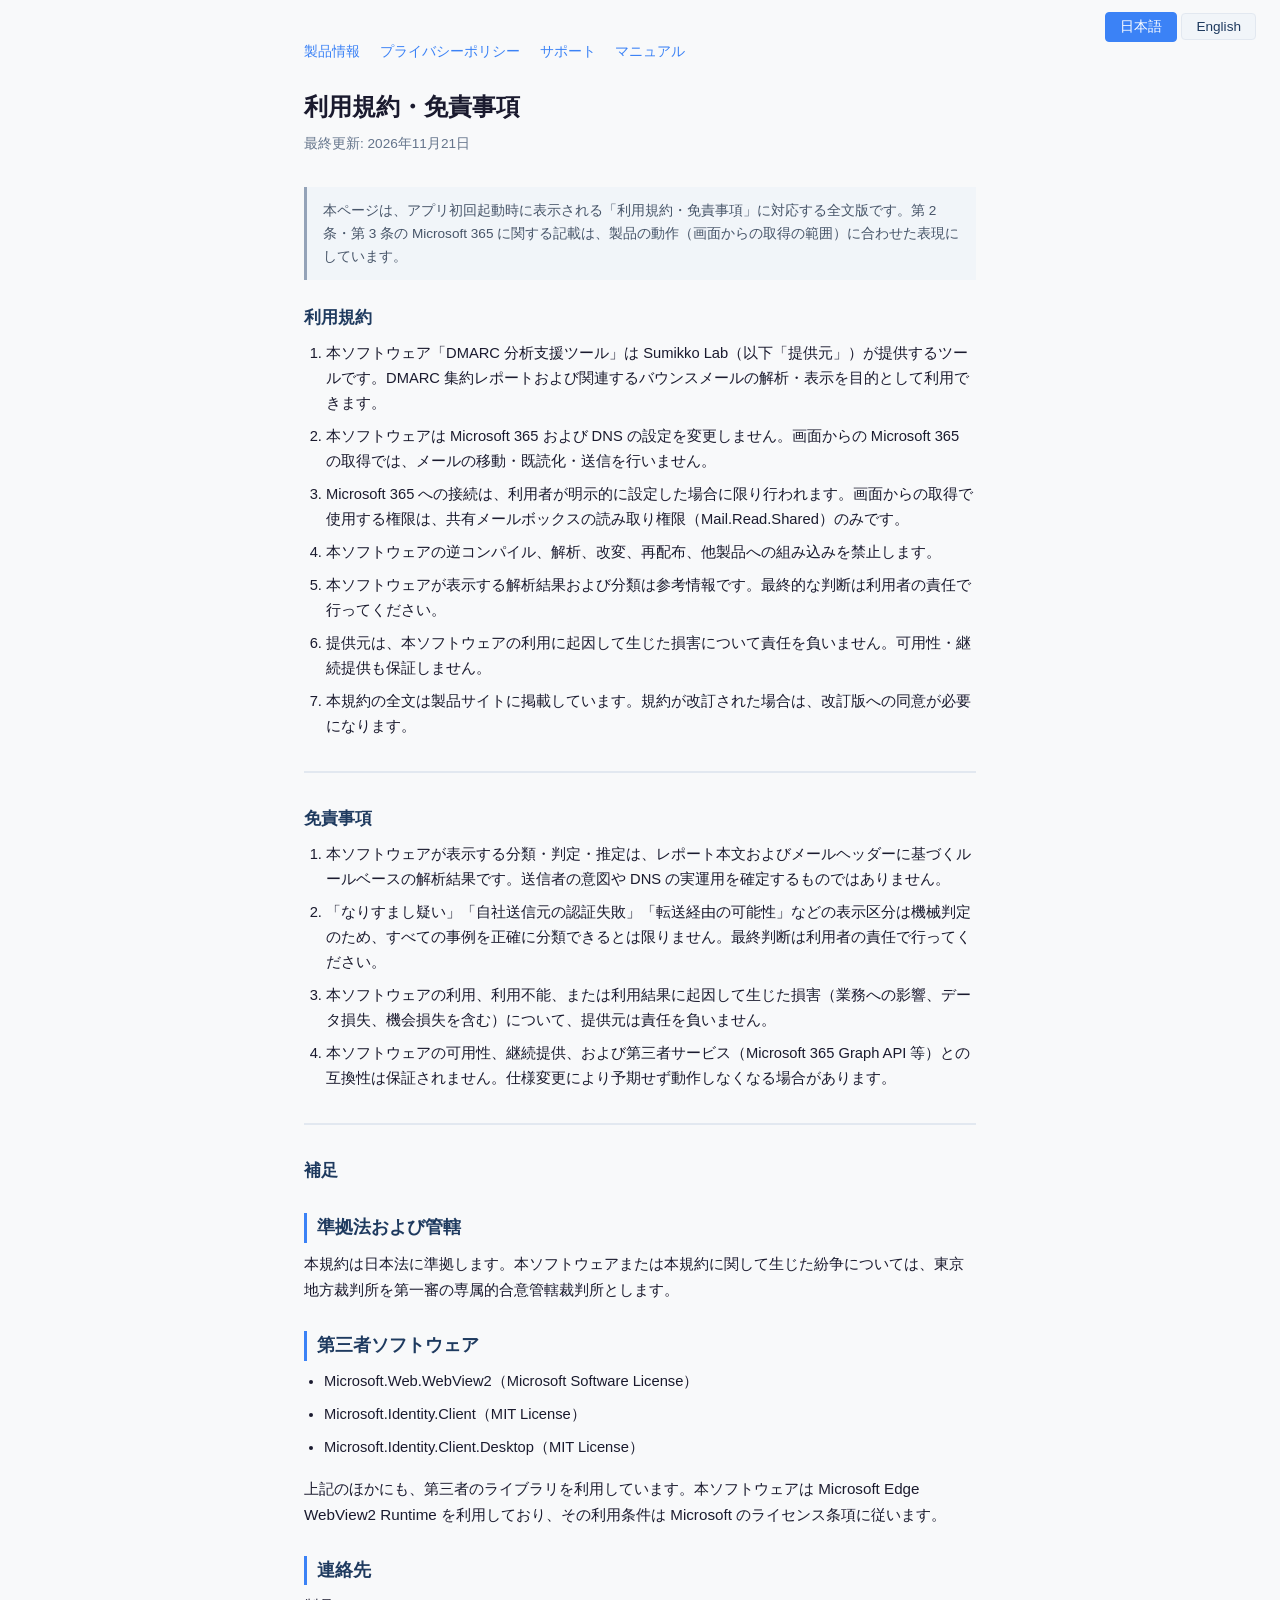
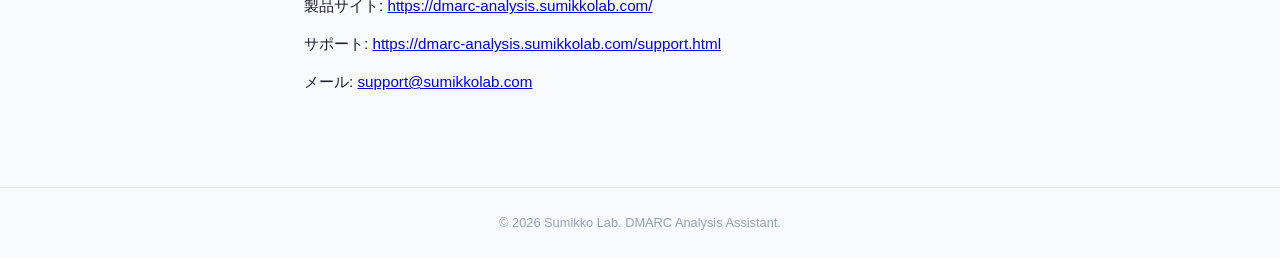
<file: terms-of-use.html>
<!DOCTYPE html>
<html lang="ja">
<head>
<meta charset="UTF-8">
<meta name="viewport" content="width=device-width, initial-scale=1.0">
<title>利用規約・免責事項 — DMARC 分析支援ツール | Sumikko Lab</title>
<meta name="description" content="DMARC 分析支援ツールの利用規約・免責事項。解析結果と分類は参考情報であり、最終判断は利用者の責任で行うこと、Microsoft 365 への接続は利用者が設定した場合に限ることなどを定めています。">
<link rel="canonical" href="https://dmarc-analysis.sumikkolab.com/terms-of-use.html">
<meta property="og:type" content="website">
<meta property="og:locale" content="ja_JP">
<meta property="og:site_name" content="DMARC Analysis Assistant — Sumikko Lab">
<meta property="og:title" content="利用規約・免責事項 — DMARC 分析支援ツール | Sumikko Lab">
<meta property="og:description" content="DMARC 分析支援ツールの利用規約・免責事項。解析結果と分類は参考情報であり、最終判断は利用者の責任で行うことなどを定めています。">
<meta property="og:url" content="https://dmarc-analysis.sumikkolab.com/terms-of-use.html">
<meta name="twitter:card" content="summary">
<meta name="twitter:title" content="利用規約・免責事項 — DMARC 分析支援ツール | Sumikko Lab">
<meta name="twitter:description" content="DMARC 分析支援ツールの利用規約・免責事項。解析結果と分類は参考情報であり、最終判断は利用者の責任で行うことなどを定めています。">
<style>
  * { margin: 0; padding: 0; box-sizing: border-box; }
  body { font-family: 'Segoe UI', 'Yu Gothic UI', sans-serif; line-height: 1.7; color: #1a1a2e; background: #f8f9fa; }
  .container { max-width: 720px; margin: 0 auto; padding: 40px 24px; }
  h1 { font-size: 1.5rem; margin-bottom: 4px; }
  .updated { font-size: 0.85rem; color: #64748b; margin-bottom: 32px; }
  h2 { font-size: 1.1rem; margin: 28px 0 8px; color: #1e3a5f; border-left: 3px solid #3b82f6; padding-left: 10px; }
  h3 { font-size: 1.05rem; margin: 24px 0 8px; color: #1e3a5f; }
  p { margin-bottom: 12px; font-size: 0.95rem; }
  ol { padding-left: 22px; margin: 8px 0 16px; }
  ul { padding-left: 20px; margin: 8px 0 16px; }
  li { font-size: 0.92rem; margin-bottom: 8px; }
  .nav-links { font-size: 0.85rem; margin-bottom: 24px; }
  .nav-links a { color: #3b82f6; text-decoration: none; margin-right: 16px; }
  .nav-links a:hover { text-decoration: underline; }
  .section-ja, .section-en { display: none; }
  .section-ja.visible, .section-en.visible { display: block; }
  .lang-toggle { position: fixed; top: 12px; right: 24px; z-index: 10; }
  .lang-toggle button { background: #f1f5f9; border: 1px solid #e2e8f0; padding: 5px 14px; border-radius: 4px; cursor: pointer; font-size: 0.85rem; color: #1e3a5f; }
  .lang-toggle button.active { background: #3b82f6; color: #fff; border-color: #3b82f6; }
  hr.divider { border: none; border-top: 2px solid #e2e8f0; margin: 32px 0; }
  .footer { text-align: center; padding: 24px 0; border-top: 1px solid #e2e8f0; font-size: 0.8rem; color: #94a3b8; margin-top: 40px; }
  .note { background: #f1f5f9; border-left: 3px solid #94a3b8; padding: 12px 16px; font-size: 0.85rem; color: #475569; margin: 16px 0; }
</style>
</head>
<body>
<div class="container">
  <div class="lang-toggle">
    <button id="btn-ja" class="active" onclick="switchLang('ja')">日本語</button>
    <button id="btn-en" onclick="switchLang('en')">English</button>
  </div>

  <!-- Japanese -->
  <div class="section-ja visible" id="content-ja">
    <div class="nav-links">
      <a href="./">製品情報</a>
      <a href="privacy-policy.html">プライバシーポリシー</a>
      <a href="support.html">サポート</a>
      <a href="manual/">マニュアル</a>
    </div>
    <h1>利用規約・免責事項</h1>
    <p class="updated">最終更新: 2026年11月21日</p>

    <p class="note">本ページは、アプリ初回起動時に表示される「利用規約・免責事項」に対応する全文版です。第 2 条・第 3 条の Microsoft 365 に関する記載は、製品の動作（画面からの取得の範囲）に合わせた表現にしています。</p>

    <h3>利用規約</h3>
    <ol>
      <li>本ソフトウェア「DMARC 分析支援ツール」は Sumikko Lab（以下「提供元」）が提供するツールです。DMARC 集約レポートおよび関連するバウンスメールの解析・表示を目的として利用できます。</li>
      <li>本ソフトウェアは Microsoft 365 および DNS の設定を変更しません。画面からの Microsoft 365 の取得では、メールの移動・既読化・送信を行いません。</li>
      <li>Microsoft 365 への接続は、利用者が明示的に設定した場合に限り行われます。画面からの取得で使用する権限は、共有メールボックスの読み取り権限（Mail.Read.Shared）のみです。</li>
      <li>本ソフトウェアの逆コンパイル、解析、改変、再配布、他製品への組み込みを禁止します。</li>
      <li>本ソフトウェアが表示する解析結果および分類は参考情報です。最終的な判断は利用者の責任で行ってください。</li>
      <li>提供元は、本ソフトウェアの利用に起因して生じた損害について責任を負いません。可用性・継続提供も保証しません。</li>
      <li>本規約の全文は製品サイトに掲載しています。規約が改訂された場合は、改訂版への同意が必要になります。</li>
    </ol>

    <hr class="divider">

    <h3>免責事項</h3>
    <ol>
      <li>本ソフトウェアが表示する分類・判定・推定は、レポート本文およびメールヘッダーに基づくルールベースの解析結果です。送信者の意図や DNS の実運用を確定するものではありません。</li>
      <li>「なりすまし疑い」「自社送信元の認証失敗」「転送経由の可能性」などの表示区分は機械判定のため、すべての事例を正確に分類できるとは限りません。最終判断は利用者の責任で行ってください。</li>
      <li>本ソフトウェアの利用、利用不能、または利用結果に起因して生じた損害（業務への影響、データ損失、機会損失を含む）について、提供元は責任を負いません。</li>
      <li>本ソフトウェアの可用性、継続提供、および第三者サービス（Microsoft 365 Graph API 等）との互換性は保証されません。仕様変更により予期せず動作しなくなる場合があります。</li>
    </ol>

    <hr class="divider">

    <h3>補足</h3>

    <h2>準拠法および管轄</h2>
    <p>本規約は日本法に準拠します。本ソフトウェアまたは本規約に関して生じた紛争については、東京地方裁判所を第一審の専属的合意管轄裁判所とします。</p>

    <h2>第三者ソフトウェア</h2>
    <ul>
      <li>Microsoft.Web.WebView2（Microsoft Software License）</li>
      <li>Microsoft.Identity.Client（MIT License）</li>
      <li>Microsoft.Identity.Client.Desktop（MIT License）</li>
    </ul>
    <p>上記のほかにも、第三者のライブラリを利用しています。本ソフトウェアは Microsoft Edge WebView2 Runtime を利用しており、その利用条件は Microsoft のライセンス条項に従います。</p>

    <h2>連絡先</h2>
    <p>製品サイト: <a href="https://dmarc-analysis.sumikkolab.com/">https://dmarc-analysis.sumikkolab.com/</a></p>
    <p>サポート: <a href="https://dmarc-analysis.sumikkolab.com/support.html">https://dmarc-analysis.sumikkolab.com/support.html</a></p>
    <p>メール: <a href="mailto:support@sumikkolab.com">support@sumikkolab.com</a></p>
  </div>

  <!-- English -->
  <div class="section-en" id="content-en">
    <div class="nav-links">
      <a href="./?lang=en">Product</a>
      <a href="privacy-policy.html?lang=en">Privacy Policy</a>
      <a href="support.html?lang=en">Support</a>
      <a href="manual/?lang=en">Manual</a>
    </div>
    <h1>Terms of Use &amp; Disclaimer</h1>
    <p class="updated">Last updated: November 21, 2026</p>

    <p class="note">This page is the full-text version corresponding to the "Terms of Use &amp; Disclaimer" shown on first launch of the app. The statements in Articles 2 and 3 about Microsoft 365 are worded to match what the product does (the scope of fetching from the app screen).</p>

    <h3>Terms of Use</h3>
    <ol>
      <li>This software "DMARC Analysis Assistant" is provided by Sumikko Lab ("the provider"). It is intended for analyzing and displaying DMARC aggregate reports and related bounce messages.</li>
      <li>The software does not modify Microsoft 365 settings or DNS records. Fetching from the app screen does not move, mark as read, or send Microsoft 365 mail.</li>
      <li>Microsoft 365 connections are made only when explicitly configured by the user. The permission used for fetching from the app screen is limited to the read permission for shared mailboxes (Mail.Read.Shared).</li>
      <li>Decompilation, reverse engineering, modification, redistribution, or embedding of this software into other products is prohibited.</li>
      <li>Analysis results and classifications shown by this software are advisory. The final judgment rests with the user.</li>
      <li>The provider assumes no liability for any damages arising from the use of this software, nor guarantees availability or continued operation.</li>
      <li>The full text of the terms is published on the product website. If the terms are revised, agreement to the revised version will be required.</li>
    </ol>

    <hr class="divider">

    <h3>Disclaimer</h3>
    <ol>
      <li>Classifications, verdicts, and inferences shown by this software are rule-based analyses derived from report contents and mail headers. They do not confirm sender intent or actual DNS configuration.</li>
      <li>Labels such as "Spoofing suspected", "Authentication failures from your own senders", and "Possible forwarding" are machine-produced estimates and may not classify every case correctly. The final judgment rests with the user.</li>
      <li>The provider assumes no liability for any damages (including operational impact, data loss, or loss of opportunity) arising from the use of, inability to use, or results obtained from this software.</li>
      <li>No warranty is made regarding availability, continued operation, or compatibility with third-party services (such as Microsoft 365 Graph API). Specification changes may cause the software to stop working unexpectedly.</li>
    </ol>

    <hr class="divider">

    <h3>Supplementary Provisions</h3>

    <h2>Governing Law and Jurisdiction</h2>
    <p>These Terms shall be governed by the laws of Japan. Any disputes arising from the software or these Terms shall be subject to the exclusive jurisdiction of the Tokyo District Court as the court of first instance.</p>

    <h2>Third-Party Software</h2>
    <ul>
      <li>Microsoft.Web.WebView2 (Microsoft Software License)</li>
      <li>Microsoft.Identity.Client (MIT License)</li>
      <li>Microsoft.Identity.Client.Desktop (MIT License)</li>
    </ul>
    <p>The software also uses other third-party libraries. The software uses Microsoft Edge WebView2 Runtime, subject to Microsoft license terms.</p>

    <h2>Contact</h2>
    <p>Website: <a href="https://dmarc-analysis.sumikkolab.com/">https://dmarc-analysis.sumikkolab.com/</a></p>
    <p>Support: <a href="https://dmarc-analysis.sumikkolab.com/support.html">https://dmarc-analysis.sumikkolab.com/support.html</a></p>
    <p>Email: <a href="mailto:support@sumikkolab.com">support@sumikkolab.com</a></p>
  </div>

</div>
<div class="footer">&copy; 2026 Sumikko Lab. DMARC Analysis Assistant.</div>

<script>
function switchLang(lang) {
  document.querySelectorAll('.section-ja, .section-en').forEach(function(el) { el.classList.remove('visible'); });
  document.querySelectorAll('.section-' + lang).forEach(function(el) { el.classList.add('visible'); });
  document.getElementById('btn-ja').classList.toggle('active', lang === 'ja');
  document.getElementById('btn-en').classList.toggle('active', lang === 'en');
  document.documentElement.lang = lang;
  var titles = { ja: '利用規約・免責事項 — DMARC 分析支援ツール | Sumikko Lab', en: 'Terms of Use & Disclaimer — DMARC Analysis Assistant | Sumikko Lab' };
  document.title = titles[lang];
  document.querySelector('meta[property="og:title"]').content = titles[lang];
  document.querySelector('meta[name="twitter:title"]').content = titles[lang];
}
(function() { if (location.search.indexOf('lang=en') >= 0) switchLang('en'); })();
</script>
</body>
</html>
</file>
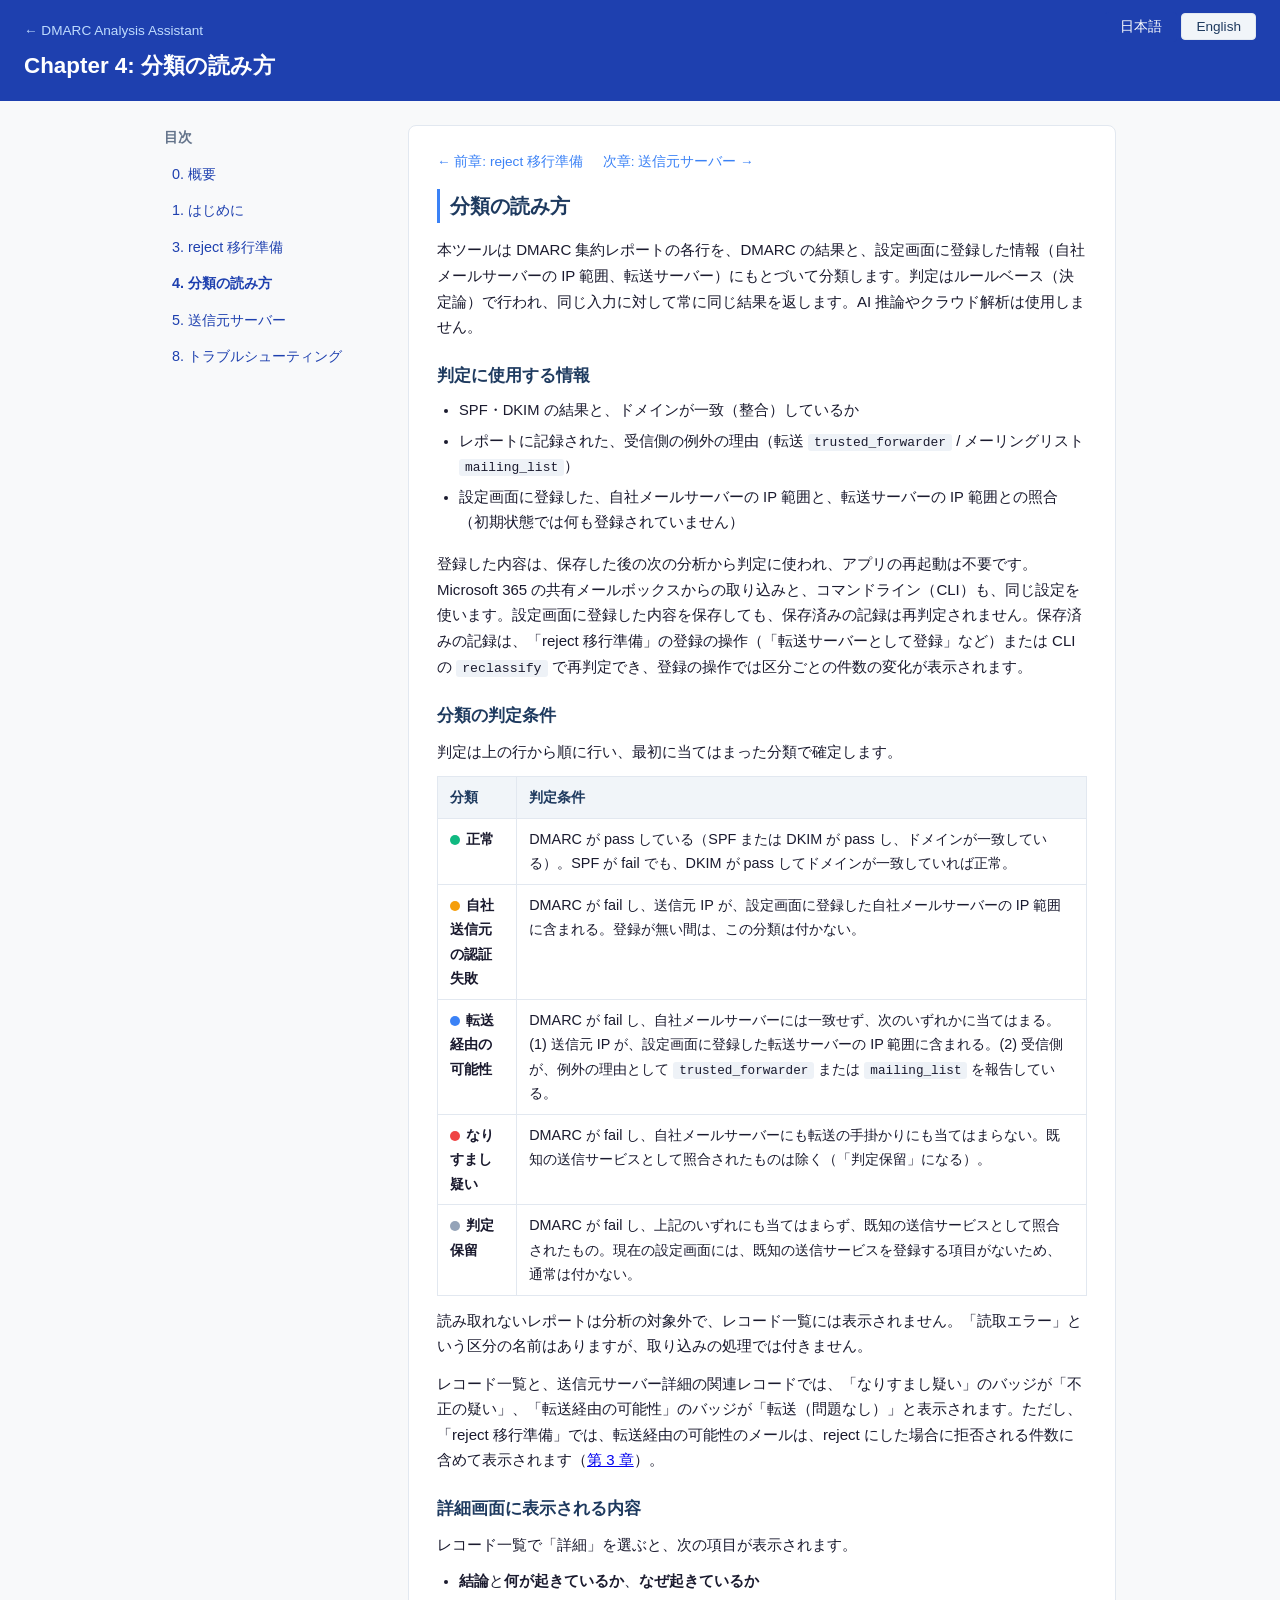
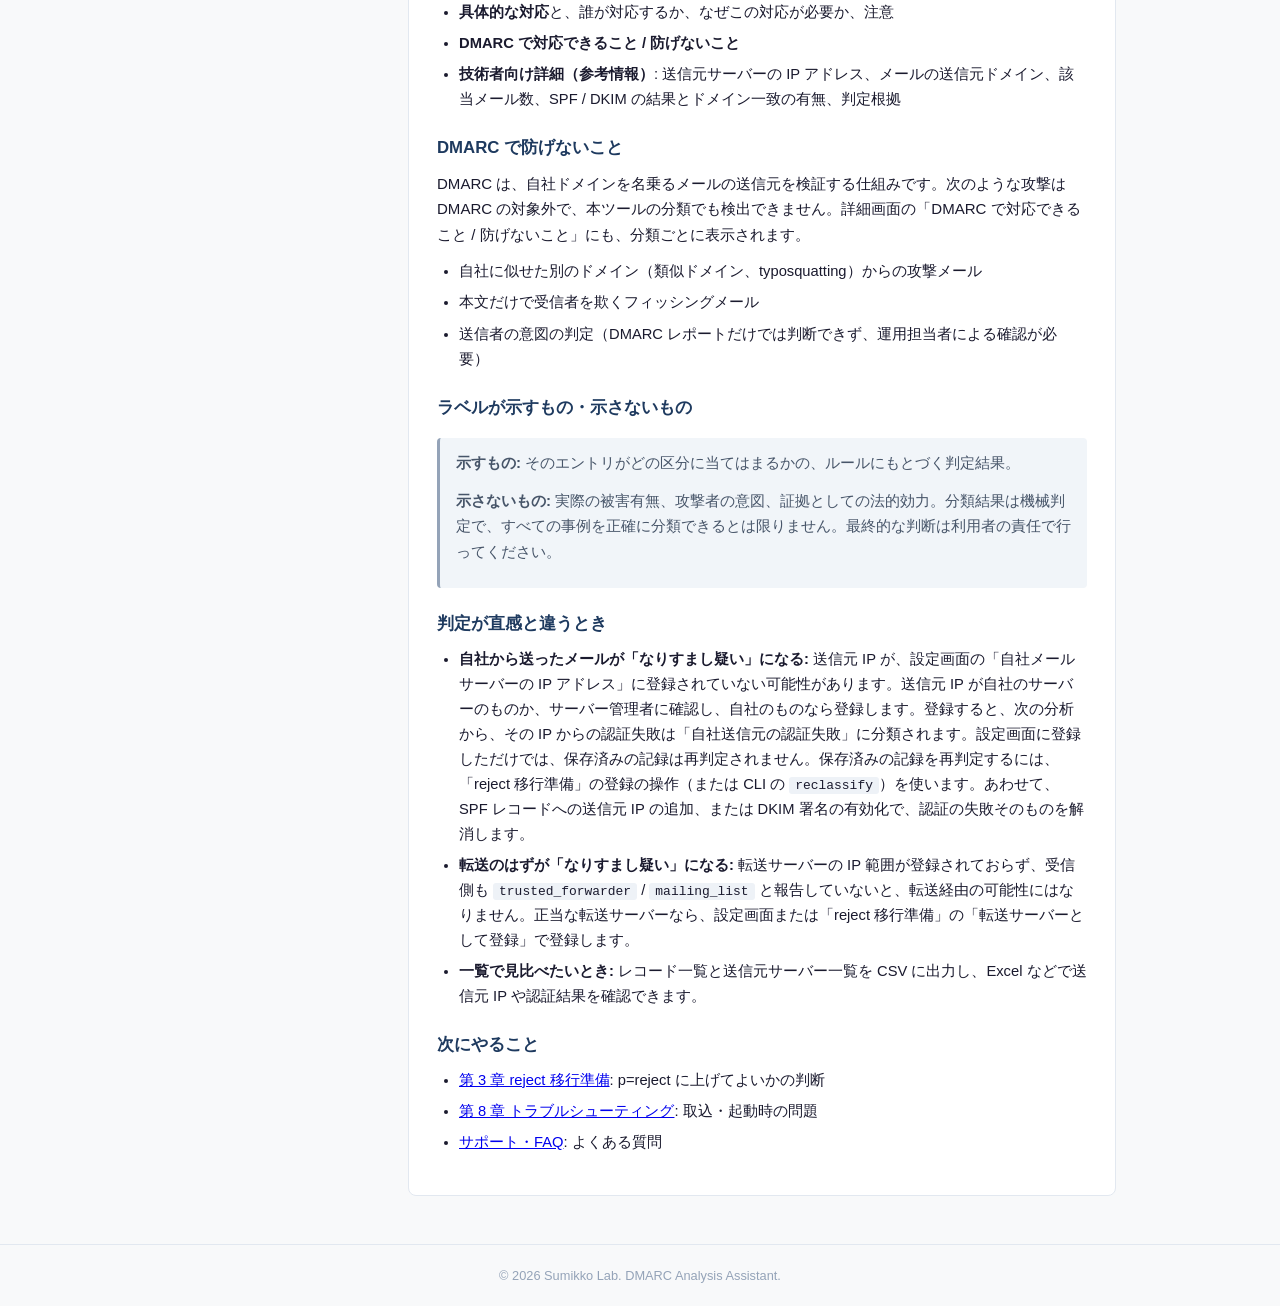
<file: manual/classification.html>
<!DOCTYPE html>
<html lang="ja">
<head>
<meta charset="UTF-8">
<meta name="viewport" content="width=device-width, initial-scale=1.0">
<title>Chapter 4: 分類の読み方 — DMARC 分析支援ツール | Sumikko Lab</title>
<meta name="description" content="DMARC 分析支援ツールの分類（正常 / なりすまし疑い / 自社送信元の認証失敗 / 転送経由の可能性 / 判定保留）の判定条件と、DMARC で防げないこと。自社 IP と転送サーバーの登録が判定に使われます。">
<link rel="canonical" href="https://dmarc-analysis.sumikkolab.com/manual/classification.html">
<meta property="og:type" content="website">
<meta property="og:locale" content="ja_JP">
<meta property="og:site_name" content="DMARC Analysis Assistant — Sumikko Lab">
<meta property="og:title" content="Chapter 4: 分類の読み方 — DMARC 分析支援ツール | Sumikko Lab">
<meta property="og:description" content="DMARC 分析支援ツールの分類（正常 / なりすまし疑い / 自社送信元の認証失敗 / 転送経由の可能性 / 判定保留）の判定条件と、DMARC で防げないこと。">
<meta property="og:url" content="https://dmarc-analysis.sumikkolab.com/manual/classification.html">
<meta name="twitter:card" content="summary">
<meta name="twitter:title" content="Chapter 4: 分類の読み方 — DMARC 分析支援ツール | Sumikko Lab">
<meta name="twitter:description" content="DMARC 分析支援ツールの分類（正常 / なりすまし疑い / 自社送信元の認証失敗 / 転送経由の可能性 / 判定保留）の判定条件と、DMARC で防げないこと。">
<link rel="stylesheet" href="styles.css">
</head>
<body>
<div class="lang-toggle">
  <button id="btn-ja" class="active" onclick="switchLang('ja')">日本語</button>
  <button id="btn-en" onclick="switchLang('en')">English</button>
</div>

<div class="manual-header">
  <a href="../">&larr; DMARC Analysis Assistant</a>
  <div class="section-ja visible"><h1>Chapter 4: 分類の読み方</h1></div>
  <div class="section-en"><h1>Chapter 4: Reading the Categories</h1></div>
</div>

<div class="manual-container">
  <nav class="manual-nav">
    <div class="section-ja visible">
      <h2>目次</h2>
      <ul>
        <li><a href="./">0. 概要</a></li>
        <li><a href="getting-started.html">1. はじめに</a></li>
        <li><a href="readiness.html">3. reject 移行準備</a></li>
        <li><a href="classification.html"><strong>4. 分類の読み方</strong></a></li>
        <li><a href="sending-servers.html">5. 送信元サーバー</a></li>
        <li><a href="troubleshooting.html">8. トラブルシューティング</a></li>
      </ul>
    </div>
    <div class="section-en">
      <h2>Contents</h2>
      <ul>
        <li><a href="./?lang=en">0. Overview</a></li>
        <li><a href="getting-started.html?lang=en">1. Getting Started</a></li>
        <li><a href="readiness.html?lang=en">3. Readiness for reject</a></li>
        <li><a href="classification.html?lang=en"><strong>4. Reading the categories</strong></a></li>
        <li><a href="sending-servers.html?lang=en">5. Sending servers</a></li>
        <li><a href="troubleshooting.html?lang=en">8. Troubleshooting</a></li>
      </ul>
    </div>
  </nav>

  <main class="manual-content">
    <div class="nav-links">
      <a href="readiness.html">&larr; 前章: reject 移行準備</a>
      <a href="sending-servers.html">次章: 送信元サーバー &rarr;</a>
    </div>

    <!-- Japanese -->
    <div class="section-ja visible">
      <h2>分類の読み方</h2>
      <p>本ツールは DMARC 集約レポートの各行を、DMARC の結果と、設定画面に登録した情報（自社メールサーバーの IP 範囲、転送サーバー）にもとづいて分類します。判定はルールベース（決定論）で行われ、同じ入力に対して常に同じ結果を返します。AI 推論やクラウド解析は使用しません。</p>

      <h3>判定に使用する情報</h3>
      <ul>
        <li>SPF・DKIM の結果と、ドメインが一致（整合）しているか</li>
        <li>レポートに記録された、受信側の例外の理由（転送 <code>trusted_forwarder</code> / メーリングリスト <code>mailing_list</code>）</li>
        <li>設定画面に登録した、自社メールサーバーの IP 範囲と、転送サーバーの IP 範囲との照合（初期状態では何も登録されていません）</li>
      </ul>
      <p>登録した内容は、保存した後の次の分析から判定に使われ、アプリの再起動は不要です。Microsoft 365 の共有メールボックスからの取り込みと、コマンドライン（CLI）も、同じ設定を使います。設定画面に登録した内容を保存しても、保存済みの記録は再判定されません。保存済みの記録は、「reject 移行準備」の登録の操作（「転送サーバーとして登録」など）または CLI の <code>reclassify</code> で再判定でき、登録の操作では区分ごとの件数の変化が表示されます。</p>

      <h3>分類の判定条件</h3>
      <p>判定は上の行から順に行い、最初に当てはまった分類で確定します。</p>
      <table>
        <thead>
          <tr><th>分類</th><th>判定条件</th></tr>
        </thead>
        <tbody>
          <tr>
            <td><span class="label-dot dot-green"></span><strong>正常</strong></td>
            <td>DMARC が pass している（SPF または DKIM が pass し、ドメインが一致している）。SPF が fail でも、DKIM が pass してドメインが一致していれば正常。</td>
          </tr>
          <tr>
            <td><span class="label-dot dot-amber"></span><strong>自社送信元の認証失敗</strong></td>
            <td>DMARC が fail し、送信元 IP が、設定画面に登録した自社メールサーバーの IP 範囲に含まれる。登録が無い間は、この分類は付かない。</td>
          </tr>
          <tr>
            <td><span class="label-dot dot-blue"></span><strong>転送経由の可能性</strong></td>
            <td>DMARC が fail し、自社メールサーバーには一致せず、次のいずれかに当てはまる。(1) 送信元 IP が、設定画面に登録した転送サーバーの IP 範囲に含まれる。(2) 受信側が、例外の理由として <code>trusted_forwarder</code> または <code>mailing_list</code> を報告している。</td>
          </tr>
          <tr>
            <td><span class="label-dot dot-red"></span><strong>なりすまし疑い</strong></td>
            <td>DMARC が fail し、自社メールサーバーにも転送の手掛かりにも当てはまらない。既知の送信サービスとして照合されたものは除く（「判定保留」になる）。</td>
          </tr>
          <tr>
            <td><span class="label-dot dot-gray"></span><strong>判定保留</strong></td>
            <td>DMARC が fail し、上記のいずれにも当てはまらず、既知の送信サービスとして照合されたもの。現在の設定画面には、既知の送信サービスを登録する項目がないため、通常は付かない。</td>
          </tr>
        </tbody>
      </table>
      <p>読み取れないレポートは分析の対象外で、レコード一覧には表示されません。「読取エラー」という区分の名前はありますが、取り込みの処理では付きません。</p>
      <p>レコード一覧と、送信元サーバー詳細の関連レコードでは、「なりすまし疑い」のバッジが「不正の疑い」、「転送経由の可能性」のバッジが「転送（問題なし）」と表示されます。ただし、「reject 移行準備」では、転送経由の可能性のメールは、reject にした場合に拒否される件数に含めて表示されます（<a href="readiness.html">第 3 章</a>）。</p>

      <h3>詳細画面に表示される内容</h3>
      <p>レコード一覧で「詳細」を選ぶと、次の項目が表示されます。</p>
      <ul>
        <li><strong>結論</strong>と<strong>何が起きているか</strong>、<strong>なぜ起きているか</strong></li>
        <li><strong>具体的な対応</strong>と、誰が対応するか、なぜこの対応が必要か、注意</li>
        <li><strong>DMARC で対応できること / 防げないこと</strong></li>
        <li><strong>技術者向け詳細（参考情報）</strong>: 送信元サーバーの IP アドレス、メールの送信元ドメイン、該当メール数、SPF / DKIM の結果とドメイン一致の有無、判定根拠</li>
      </ul>

      <h3>DMARC で防げないこと</h3>
      <p>DMARC は、自社ドメインを名乗るメールの送信元を検証する仕組みです。次のような攻撃は DMARC の対象外で、本ツールの分類でも検出できません。詳細画面の「DMARC で対応できること / 防げないこと」にも、分類ごとに表示されます。</p>
      <ul>
        <li>自社に似せた別のドメイン（類似ドメイン、typosquatting）からの攻撃メール</li>
        <li>本文だけで受信者を欺くフィッシングメール</li>
        <li>送信者の意図の判定（DMARC レポートだけでは判断できず、運用担当者による確認が必要）</li>
      </ul>

      <h3>ラベルが示すもの・示さないもの</h3>
      <div class="note">
        <p><strong>示すもの:</strong> そのエントリがどの区分に当てはまるかの、ルールにもとづく判定結果。</p>
        <p><strong>示さないもの:</strong> 実際の被害有無、攻撃者の意図、証拠としての法的効力。分類結果は機械判定で、すべての事例を正確に分類できるとは限りません。最終的な判断は利用者の責任で行ってください。</p>
      </div>

      <h3>判定が直感と違うとき</h3>
      <ul>
        <li><strong>自社から送ったメールが「なりすまし疑い」になる:</strong> 送信元 IP が、設定画面の「自社メールサーバーの IP アドレス」に登録されていない可能性があります。送信元 IP が自社のサーバーのものか、サーバー管理者に確認し、自社のものなら登録します。登録すると、次の分析から、その IP からの認証失敗は「自社送信元の認証失敗」に分類されます。設定画面に登録しただけでは、保存済みの記録は再判定されません。保存済みの記録を再判定するには、「reject 移行準備」の登録の操作（または CLI の <code>reclassify</code>）を使います。あわせて、SPF レコードへの送信元 IP の追加、または DKIM 署名の有効化で、認証の失敗そのものを解消します。</li>
        <li><strong>転送のはずが「なりすまし疑い」になる:</strong> 転送サーバーの IP 範囲が登録されておらず、受信側も <code>trusted_forwarder</code> / <code>mailing_list</code> と報告していないと、転送経由の可能性にはなりません。正当な転送サーバーなら、設定画面または「reject 移行準備」の「転送サーバーとして登録」で登録します。</li>
        <li><strong>一覧で見比べたいとき:</strong> レコード一覧と送信元サーバー一覧を CSV に出力し、Excel などで送信元 IP や認証結果を確認できます。</li>
      </ul>

      <h3>次にやること</h3>
      <ul>
        <li><a href="readiness.html">第 3 章 reject 移行準備</a>: p=reject に上げてよいかの判断</li>
        <li><a href="troubleshooting.html">第 8 章 トラブルシューティング</a>: 取込・起動時の問題</li>
        <li><a href="../support.html">サポート・FAQ</a>: よくある質問</li>
      </ul>
    </div>

    <!-- English -->
    <div class="section-en">
      <h2>Reading the Categories</h2>
      <p>This tool classifies each row of a DMARC aggregate report using the DMARC result and the information you register on the settings screen (your own mail server IP ranges and forwarding servers). Classification is rule-based (deterministic): the same input always produces the same output. No AI inference or cloud analysis is used.</p>

      <h3>Inputs used for classification</h3>
      <ul>
        <li>SPF and DKIM results, and whether the domains align</li>
        <li>The exception reasons the receiver recorded in the report (forwarding <code>trusted_forwarder</code> / mailing list <code>mailing_list</code>)</li>
        <li>A match against the IP ranges of your own mail servers and of forwarding servers that you registered on the settings screen (nothing is registered by default)</li>
      </ul>
      <p>What you register is used from the next analysis after you save it, and no restart is needed. Importing from a Microsoft 365 shared mailbox and the command-line interface (CLI) use the same settings. Saving what you register on the settings screen does not re-evaluate saved records. You can re-evaluate saved records with a registration action in "Readiness for reject" (such as "Register as a forwarding server") or with the CLI <code>reclassify</code> command; the registration action shows the change in counts per category.</p>

      <h3>Conditions for each category</h3>
      <p>The rows are evaluated from top to bottom, and the first match decides the category.</p>
      <table>
        <thead>
          <tr><th>Category</th><th>Condition</th></tr>
        </thead>
        <tbody>
          <tr>
            <td><span class="label-dot dot-green"></span><strong>OK</strong></td>
            <td>DMARC passes (SPF or DKIM passes and the domain aligns). Mail failing SPF is still OK if DKIM passes and aligns.</td>
          </tr>
          <tr>
            <td><span class="label-dot dot-amber"></span><strong>Authentication failures from your own senders</strong></td>
            <td>Fails DMARC, and the source IP is within the own mail server IP ranges you registered on the settings screen. This category is not assigned while nothing is registered.</td>
          </tr>
          <tr>
            <td><span class="label-dot dot-blue"></span><strong>Possible forwarding</strong></td>
            <td>Fails DMARC, does not match your own mail servers, and either (1) the source IP is within a forwarding server IP range you registered on the settings screen, or (2) the receiver reported <code>trusted_forwarder</code> or <code>mailing_list</code> as the exception reason.</td>
          </tr>
          <tr>
            <td><span class="label-dot dot-red"></span><strong>Spoofing suspected</strong></td>
            <td>Fails DMARC and matches neither your own mail servers nor any sign of forwarding. Mail matched as a known sending service is excluded (it is classed as "Pending review").</td>
          </tr>
          <tr>
            <td><span class="label-dot dot-gray"></span><strong>Pending review</strong></td>
            <td>Fails DMARC, matches none of the above, and was matched as a known sending service. The current settings screen has no field for registering known sending services, so this category is normally not assigned.</td>
          </tr>
        </tbody>
      </table>
      <p>A report that cannot be read is not analyzed and does not appear in the DMARC Records list. A category name for read errors exists, but the import process does not assign it.</p>
      <p>In the DMARC Records list and in the related records of the sending server details, the "Spoofing suspected" badge reads "Suspicious" and the "Possible forwarding" badge reads "Forwarded (OK)". However, "Readiness for reject" includes possibly forwarded mail in the count that would be rejected if you move to reject (see <a href="readiness.html?lang=en">Chapter 3</a>).</p>

      <h3>What the detail screen shows</h3>
      <p>Select "Detail" on a record in the DMARC Records list to see:</p>
      <ul>
        <li><strong>Conclusion</strong>, <strong>What is happening</strong>, and <strong>Why it is happening</strong></li>
        <li><strong>What to do</strong>, who should do it, why the action is needed, and cautions</li>
        <li><strong>What DMARC can and cannot protect against</strong></li>
        <li><strong>Technical details (reference)</strong>: sending server IP address, sender domain, number of emails, SPF / DKIM results with domain match, and the evidence for the classification</li>
      </ul>

      <h3>What DMARC cannot prevent</h3>
      <p>DMARC verifies the senders of mail that claims to come from your domain. The following are outside DMARC's scope, so this tool's classification cannot detect them either. The detail screen also shows this for each category under "What DMARC can and cannot protect against".</p>
      <ul>
        <li>Attacks from look-alike domains (typosquatting)</li>
        <li>Phishing that deceives recipients through the message body alone</li>
        <li>Sender intent — DMARC reports alone cannot determine it, so human review is still required</li>
      </ul>

      <h3>What the labels do and do not indicate</h3>
      <div class="note">
        <p><strong>Do:</strong> Provide a rule-based category for each entry.</p>
        <p><strong>Do not:</strong> Confirm actual harm, attacker intent, or legal-grade evidence. Classification is machine-produced and may not classify every case correctly. Final response decisions are your responsibility.</p>
      </div>

      <h3>When the result feels wrong</h3>
      <ul>
        <li><strong>Your own mail is marked "Spoofing suspected":</strong> The source IP may not be registered under "Your mail server IP addresses" on the settings screen. Ask your server administrator whether the source IP belongs to one of your servers, and register it if it does. After you register it, failures from that IP are classed as "Authentication failures from your own senders" from the next analysis. Registering on the settings screen alone does not re-evaluate saved records; to re-evaluate them, use a registration action in "Readiness for reject" (or the CLI <code>reclassify</code> command). Also fix the failure itself by adding the IP to your SPF record or enabling DKIM signing.</li>
        <li><strong>Forwarded mail is marked "Spoofing suspected":</strong> If the forwarding server's IP range is not registered and the receiver did not report <code>trusted_forwarder</code> / <code>mailing_list</code>, the entry is not classed as possible forwarding. If it is a legitimate forwarding server, register it on the settings screen or with "Register as a forwarding server" in "Readiness for reject".</li>
        <li><strong>When you want to compare entries side by side:</strong> Export the record list and the sending server list as CSV and check source IPs and authentication results in Excel or a similar tool.</li>
      </ul>

      <h3>Next steps</h3>
      <ul>
        <li><a href="readiness.html?lang=en">Chapter 3 Readiness for reject</a>: deciding whether to move to p=reject</li>
        <li><a href="troubleshooting.html?lang=en">Chapter 8 Troubleshooting</a>: import and launch issues</li>
        <li><a href="../support.html?lang=en">Support &amp; FAQ</a></li>
      </ul>
    </div>
  </main>
</div>

<div class="footer">&copy; 2026 Sumikko Lab. DMARC Analysis Assistant.</div>

<script>
function switchLang(lang) {
  document.querySelectorAll('.section-ja, .section-en').forEach(function(el) { el.classList.remove('visible'); });
  document.querySelectorAll('.section-' + lang).forEach(function(el) { el.classList.add('visible'); });
  document.getElementById('btn-ja').classList.toggle('active', lang === 'ja');
  document.getElementById('btn-en').classList.toggle('active', lang === 'en');
  document.documentElement.lang = lang;
  var titles = { ja: 'Chapter 4: 分類の読み方 — DMARC 分析支援ツール | Sumikko Lab', en: 'Chapter 4: Reading the Categories — DMARC Analysis Assistant | Sumikko Lab' };
  document.title = titles[lang];
  document.querySelector('meta[property="og:title"]').content = titles[lang];
  document.querySelector('meta[name="twitter:title"]').content = titles[lang];
}
(function() { if (location.search.indexOf('lang=en') >= 0) switchLang('en'); })();
</script>
</body>
</html>
</file>
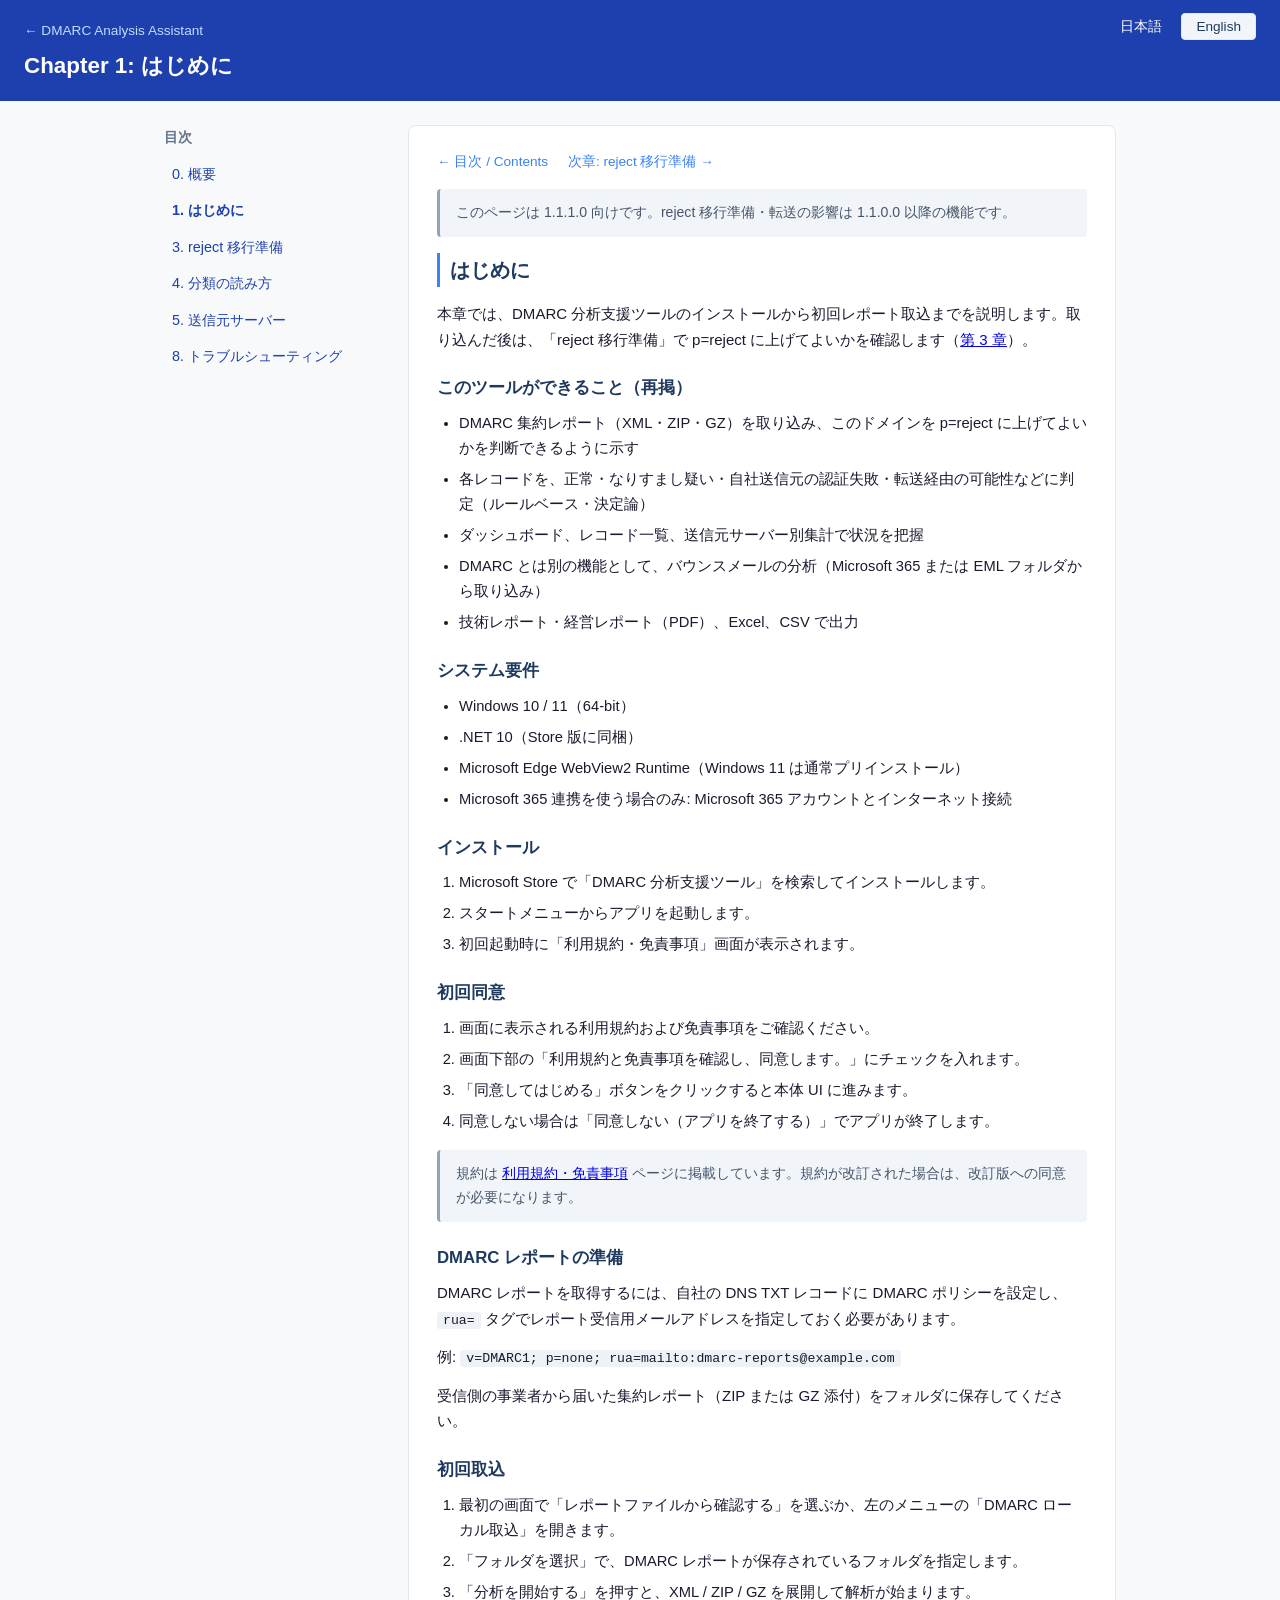
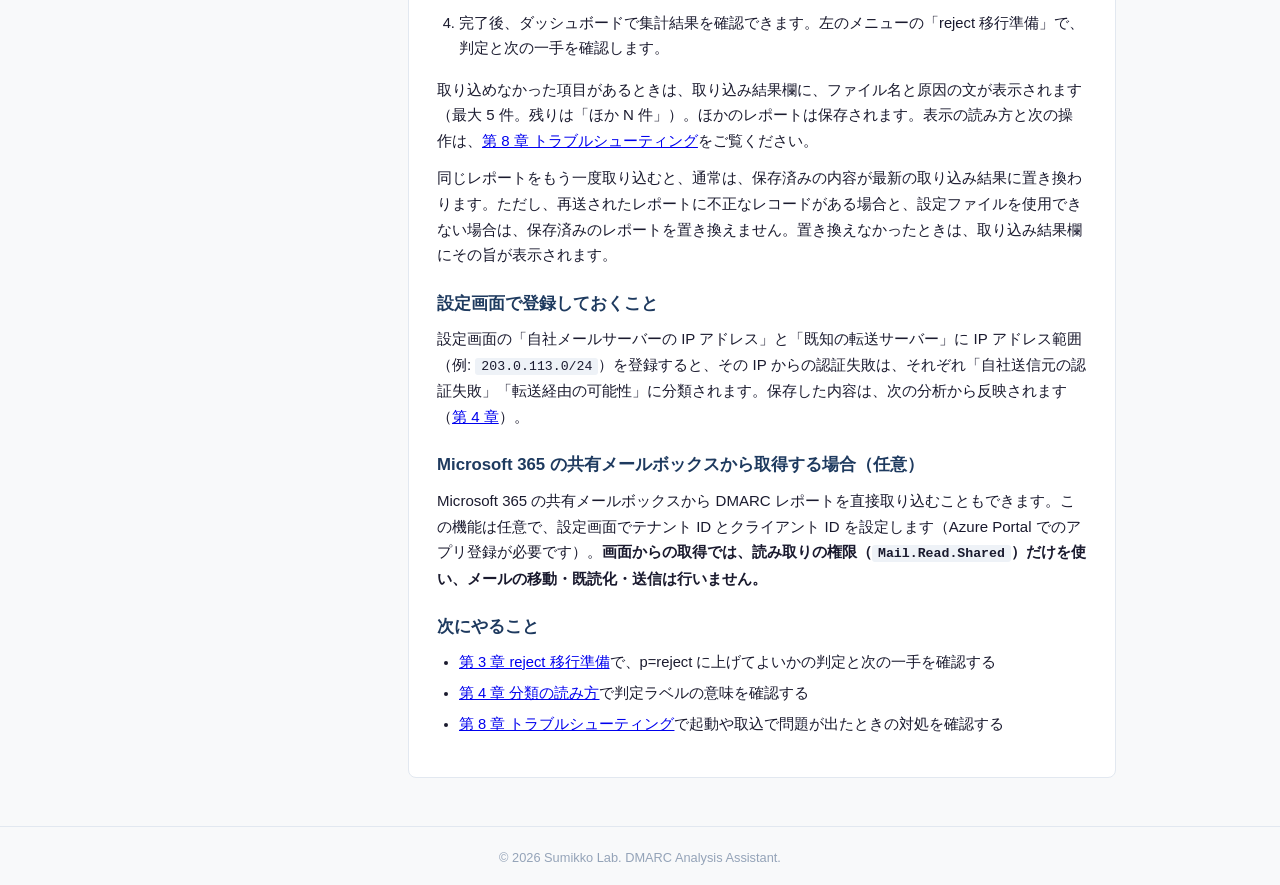
<file: manual/getting-started.html>
<!DOCTYPE html>
<html lang="ja">
<head>
<meta charset="UTF-8">
<meta name="viewport" content="width=device-width, initial-scale=1.0">
<title>Chapter 1: はじめに（インストールと初回のレポート取込） — DMARC 分析支援ツール | Sumikko Lab</title>
<meta name="description" content="DMARC 分析支援ツールのインストール、初回同意、DMARC 集約レポート（XML / ZIP / GZ）の取込、Microsoft 365 の共有メールボックスからの取得までの手順。取り込んだら「reject 移行準備」で判定を確認します。">
<link rel="canonical" href="https://dmarc-analysis.sumikkolab.com/manual/getting-started.html">
<meta property="og:type" content="website">
<meta property="og:locale" content="ja_JP">
<meta property="og:site_name" content="DMARC Analysis Assistant — Sumikko Lab">
<meta property="og:title" content="Chapter 1: はじめに（インストールと初回のレポート取込） — DMARC 分析支援ツール | Sumikko Lab">
<meta property="og:description" content="DMARC 分析支援ツールのインストール、初回同意、DMARC 集約レポートの取込、Microsoft 365 の共有メールボックスからの取得までの手順。">
<meta property="og:url" content="https://dmarc-analysis.sumikkolab.com/manual/getting-started.html">
<meta name="twitter:card" content="summary">
<meta name="twitter:title" content="Chapter 1: はじめに（インストールと初回のレポート取込） — DMARC 分析支援ツール | Sumikko Lab">
<meta name="twitter:description" content="DMARC 分析支援ツールのインストール、初回同意、DMARC 集約レポートの取込、Microsoft 365 の共有メールボックスからの取得までの手順。">
<link rel="stylesheet" href="styles.css">
</head>
<body>
<div class="lang-toggle">
  <button id="btn-ja" class="active" onclick="switchLang('ja')">日本語</button>
  <button id="btn-en" onclick="switchLang('en')">English</button>
</div>

<div class="manual-header">
  <a href="../">&larr; DMARC Analysis Assistant</a>
  <div class="section-ja visible"><h1>Chapter 1: はじめに</h1></div>
  <div class="section-en"><h1>Chapter 1: Getting Started</h1></div>
</div>

<div class="manual-container">
  <nav class="manual-nav">
    <div class="section-ja visible">
      <h2>目次</h2>
      <ul>
        <li><a href="./">0. 概要</a></li>
        <li><a href="getting-started.html"><strong>1. はじめに</strong></a></li>
        <li><a href="readiness.html">3. reject 移行準備</a></li>
        <li><a href="classification.html">4. 分類の読み方</a></li>
        <li><a href="sending-servers.html">5. 送信元サーバー</a></li>
        <li><a href="troubleshooting.html">8. トラブルシューティング</a></li>
      </ul>
    </div>
    <div class="section-en">
      <h2>Contents</h2>
      <ul>
        <li><a href="./?lang=en">0. Overview</a></li>
        <li><a href="getting-started.html?lang=en"><strong>1. Getting Started</strong></a></li>
        <li><a href="readiness.html?lang=en">3. Readiness for reject</a></li>
        <li><a href="classification.html?lang=en">4. Reading the categories</a></li>
        <li><a href="sending-servers.html?lang=en">5. Sending servers</a></li>
        <li><a href="troubleshooting.html?lang=en">8. Troubleshooting</a></li>
      </ul>
    </div>
  </nav>

  <main class="manual-content">
    <div class="nav-links">
      <a href="./">&larr; 目次 / Contents</a>
      <a href="readiness.html">次章: reject 移行準備 &rarr;</a>
    </div>

    <!-- Japanese -->
    <div class="section-ja visible">
      <div class="note">このページは 1.1.1.0 向けです。reject 移行準備・転送の影響は 1.1.0.0 以降の機能です。</div>
      <h2>はじめに</h2>
      <p>本章では、DMARC 分析支援ツールのインストールから初回レポート取込までを説明します。取り込んだ後は、「reject 移行準備」で p=reject に上げてよいかを確認します（<a href="readiness.html">第 3 章</a>）。</p>

      <h3>このツールができること（再掲）</h3>
      <ul>
        <li>DMARC 集約レポート（XML・ZIP・GZ）を取り込み、このドメインを p=reject に上げてよいかを判断できるように示す</li>
        <li>各レコードを、正常・なりすまし疑い・自社送信元の認証失敗・転送経由の可能性などに判定（ルールベース・決定論）</li>
        <li>ダッシュボード、レコード一覧、送信元サーバー別集計で状況を把握</li>
        <li>DMARC とは別の機能として、バウンスメールの分析（Microsoft 365 または EML フォルダから取り込み）</li>
        <li>技術レポート・経営レポート（PDF）、Excel、CSV で出力</li>
      </ul>

      <h3>システム要件</h3>
      <ul>
        <li>Windows 10 / 11（64-bit）</li>
        <li>.NET 10（Store 版に同梱）</li>
        <li>Microsoft Edge WebView2 Runtime（Windows 11 は通常プリインストール）</li>
        <li>Microsoft 365 連携を使う場合のみ: Microsoft 365 アカウントとインターネット接続</li>
      </ul>

      <h3>インストール</h3>
      <ol>
        <li>Microsoft Store で「DMARC 分析支援ツール」を検索してインストールします。</li>
        <li>スタートメニューからアプリを起動します。</li>
        <li>初回起動時に「利用規約・免責事項」画面が表示されます。</li>
      </ol>

      <h3>初回同意</h3>
      <ol>
        <li>画面に表示される利用規約および免責事項をご確認ください。</li>
        <li>画面下部の「利用規約と免責事項を確認し、同意します。」にチェックを入れます。</li>
        <li>「同意してはじめる」ボタンをクリックすると本体 UI に進みます。</li>
        <li>同意しない場合は「同意しない（アプリを終了する）」でアプリが終了します。</li>
      </ol>
      <div class="note">
        規約は <a href="../terms-of-use.html">利用規約・免責事項</a> ページに掲載しています。規約が改訂された場合は、改訂版への同意が必要になります。
      </div>

      <h3>DMARC レポートの準備</h3>
      <p>DMARC レポートを取得するには、自社の DNS TXT レコードに DMARC ポリシーを設定し、<code>rua=</code> タグでレポート受信用メールアドレスを指定しておく必要があります。</p>
      <p>例: <code>v=DMARC1; p=none; rua=mailto:dmarc-reports&#64;example.com</code></p>
      <p>受信側の事業者から届いた集約レポート（ZIP または GZ 添付）をフォルダに保存してください。</p>

      <h3>初回取込</h3>
      <ol>
        <li>最初の画面で「レポートファイルから確認する」を選ぶか、左のメニューの「DMARC ローカル取込」を開きます。</li>
        <li>「フォルダを選択」で、DMARC レポートが保存されているフォルダを指定します。</li>
        <li>「分析を開始する」を押すと、XML / ZIP / GZ を展開して解析が始まります。</li>
        <li>完了後、ダッシュボードで集計結果を確認できます。左のメニューの「reject 移行準備」で、判定と次の一手を確認します。</li>
      </ol>
      <p>取り込めなかった項目があるときは、取り込み結果欄に、ファイル名と原因の文が表示されます（最大 5 件。残りは「ほか N 件」）。ほかのレポートは保存されます。表示の読み方と次の操作は、<a href="troubleshooting.html">第 8 章 トラブルシューティング</a>をご覧ください。</p>
      <p>同じレポートをもう一度取り込むと、通常は、保存済みの内容が最新の取り込み結果に置き換わります。ただし、再送されたレポートに不正なレコードがある場合と、設定ファイルを使用できない場合は、保存済みのレポートを置き換えません。置き換えなかったときは、取り込み結果欄にその旨が表示されます。</p>

      <h3>設定画面で登録しておくこと</h3>
      <p>設定画面の「自社メールサーバーの IP アドレス」と「既知の転送サーバー」に IP アドレス範囲（例: <code>203.0.113.0/24</code>）を登録すると、その IP からの認証失敗は、それぞれ「自社送信元の認証失敗」「転送経由の可能性」に分類されます。保存した内容は、次の分析から反映されます（<a href="classification.html">第 4 章</a>）。</p>

      <h3>Microsoft 365 の共有メールボックスから取得する場合（任意）</h3>
      <p>Microsoft 365 の共有メールボックスから DMARC レポートを直接取り込むこともできます。この機能は任意で、設定画面でテナント ID とクライアント ID を設定します（Azure Portal でのアプリ登録が必要です）。<strong>画面からの取得では、読み取りの権限（<code>Mail.Read.Shared</code>）だけを使い、メールの移動・既読化・送信は行いません。</strong></p>

      <h3>次にやること</h3>
      <ul>
        <li><a href="readiness.html">第 3 章 reject 移行準備</a>で、p=reject に上げてよいかの判定と次の一手を確認する</li>
        <li><a href="classification.html">第 4 章 分類の読み方</a>で判定ラベルの意味を確認する</li>
        <li><a href="troubleshooting.html">第 8 章 トラブルシューティング</a>で起動や取込で問題が出たときの対処を確認する</li>
      </ul>
    </div>

    <!-- English -->
    <div class="section-en">
      <div class="note">This page is for version 1.1.1.0. The reject readiness screen and the forwarding impact view are features of 1.1.0.0 and later.</div>
      <h2>Getting Started</h2>
      <p>This chapter walks through installing the DMARC Analysis Assistant, giving first-launch consent, and importing your first DMARC reports. After importing, use "Readiness for reject" to check whether you can move to p=reject (<a href="readiness.html?lang=en">Chapter 3</a>).</p>

      <h3>What this tool does (recap)</h3>
      <ul>
        <li>Imports DMARC aggregate reports (XML, ZIP, or GZ) and shows whether this domain can move to p=reject</li>
        <li>Classifies each record as OK, Spoofing suspected, Authentication failures from your own senders, Possible forwarding, and so on, with a deterministic rule-based engine</li>
        <li>Shows the status on the dashboard, the DMARC Records list, and the sending-server summary</li>
        <li>As a separate feature from DMARC, analyzes bounce messages (imported from Microsoft 365 or a local EML folder)</li>
        <li>Exports technical and executive PDF reports, Excel, and CSV</li>
      </ul>

      <h3>System requirements</h3>
      <ul>
        <li>Windows 10 / 11 (64-bit)</li>
        <li>.NET 10 (included with the Store package)</li>
        <li>Microsoft Edge WebView2 Runtime (pre-installed on Windows 11)</li>
        <li>Only for Microsoft 365 integration: a Microsoft 365 account and internet access</li>
      </ul>

      <h3>Installation</h3>
      <ol>
        <li>Search for "DMARC Analysis Assistant" in Microsoft Store and install.</li>
        <li>Launch the app from the Start menu.</li>
        <li>The "Terms of Use &amp; Disclaimer" screen appears on first launch.</li>
      </ol>

      <h3>First-launch consent</h3>
      <ol>
        <li>Review the Terms of Use and Disclaimer displayed on screen.</li>
        <li>Check the agreement box at the bottom (you have read and agree to the Terms of Use and Disclaimer).</li>
        <li>Click the agree button to proceed to the main UI.</li>
        <li>If you do not agree, choose the decline option and the app will close.</li>
      </ol>
      <div class="note">
        The terms are published on the <a href="../terms-of-use.html?lang=en">Terms of Use &amp; Disclaimer</a> page. If the terms are revised, agreement to the revised version will be required.
      </div>

      <h3>Preparing DMARC reports</h3>
      <p>To receive DMARC reports, publish a DMARC policy in your DNS TXT record and specify a mailbox with the <code>rua=</code> tag.</p>
      <p>Example: <code>v=DMARC1; p=none; rua=mailto:dmarc-reports&#64;example.com</code></p>
      <p>Save the aggregate reports (ZIP or GZ attachments) sent by receiving mail providers to a folder.</p>

      <h3>First import</h3>
      <ol>
        <li>On the first screen choose the option to check from report files, or open "DMARC Local Import" in the left menu.</li>
        <li>Select the folder that contains the DMARC reports.</li>
        <li>Start the analysis — XML / ZIP / GZ files are expanded and parsed.</li>
        <li>When it completes, you can check the results on the dashboard. Open "Readiness for reject" in the left menu to see the verdict and the next step.</li>
      </ol>
      <p>If any item could not be imported, the import result shows the file name and a cause text for it (up to 5; the rest appear as "and N more"). The other reports are saved. See <a href="troubleshooting.html?lang=en">Chapter 8 Troubleshooting</a> for how to read the display and what to do next.</p>
      <p>If you import the same report again, the saved content is normally replaced with the latest import result. However, if the resent report has an invalid record, or if the configuration file cannot be used, the saved report is not replaced. When a report is not replaced, the import result says so.</p>

      <h3>What to register on the settings screen</h3>
      <p>If you register IP address ranges (for example <code>203.0.113.0/24</code>) under "Your mail server IP addresses" and "Known forwarding servers" on the settings screen, authentication failures from those IPs are classed as "Authentication failures from your own senders" and "Possible forwarding" respectively. Saved settings apply from the next analysis (<a href="classification.html?lang=en">Chapter 4</a>).</p>

      <h3>Importing from a Microsoft 365 shared mailbox (optional)</h3>
      <p>You can also import DMARC reports directly from a Microsoft 365 shared mailbox. This feature is optional; you set the tenant ID and client ID on the settings screen (an app registration in the Azure Portal is required). <strong>Fetching from the app screen uses only the read permission (<code>Mail.Read.Shared</code>) and never moves, marks as read, or sends mail.</strong></p>

      <h3>Next steps</h3>
      <ul>
        <li>See <a href="readiness.html?lang=en">Chapter 3 Readiness for reject</a> for the verdict and the next step</li>
        <li>See <a href="classification.html?lang=en">Chapter 4 Reading the categories</a> to learn what each label means.</li>
        <li>See <a href="troubleshooting.html?lang=en">Chapter 8 Troubleshooting</a> if launch or import fails.</li>
      </ul>
    </div>
  </main>
</div>

<div class="footer">&copy; 2026 Sumikko Lab. DMARC Analysis Assistant.</div>

<script>
function switchLang(lang) {
  document.querySelectorAll('.section-ja, .section-en').forEach(function(el) { el.classList.remove('visible'); });
  document.querySelectorAll('.section-' + lang).forEach(function(el) { el.classList.add('visible'); });
  document.getElementById('btn-ja').classList.toggle('active', lang === 'ja');
  document.getElementById('btn-en').classList.toggle('active', lang === 'en');
  document.documentElement.lang = lang;
  var titles = { ja: 'Chapter 1: はじめに（インストールと初回のレポート取込） — DMARC 分析支援ツール | Sumikko Lab', en: 'Chapter 1: Getting Started (install and first import) — DMARC Analysis Assistant | Sumikko Lab' };
  document.title = titles[lang];
  document.querySelector('meta[property="og:title"]').content = titles[lang];
  document.querySelector('meta[name="twitter:title"]').content = titles[lang];
}
(function() { if (location.search.indexOf('lang=en') >= 0) switchLang('en'); })();
</script>
</body>
</html>
</file>
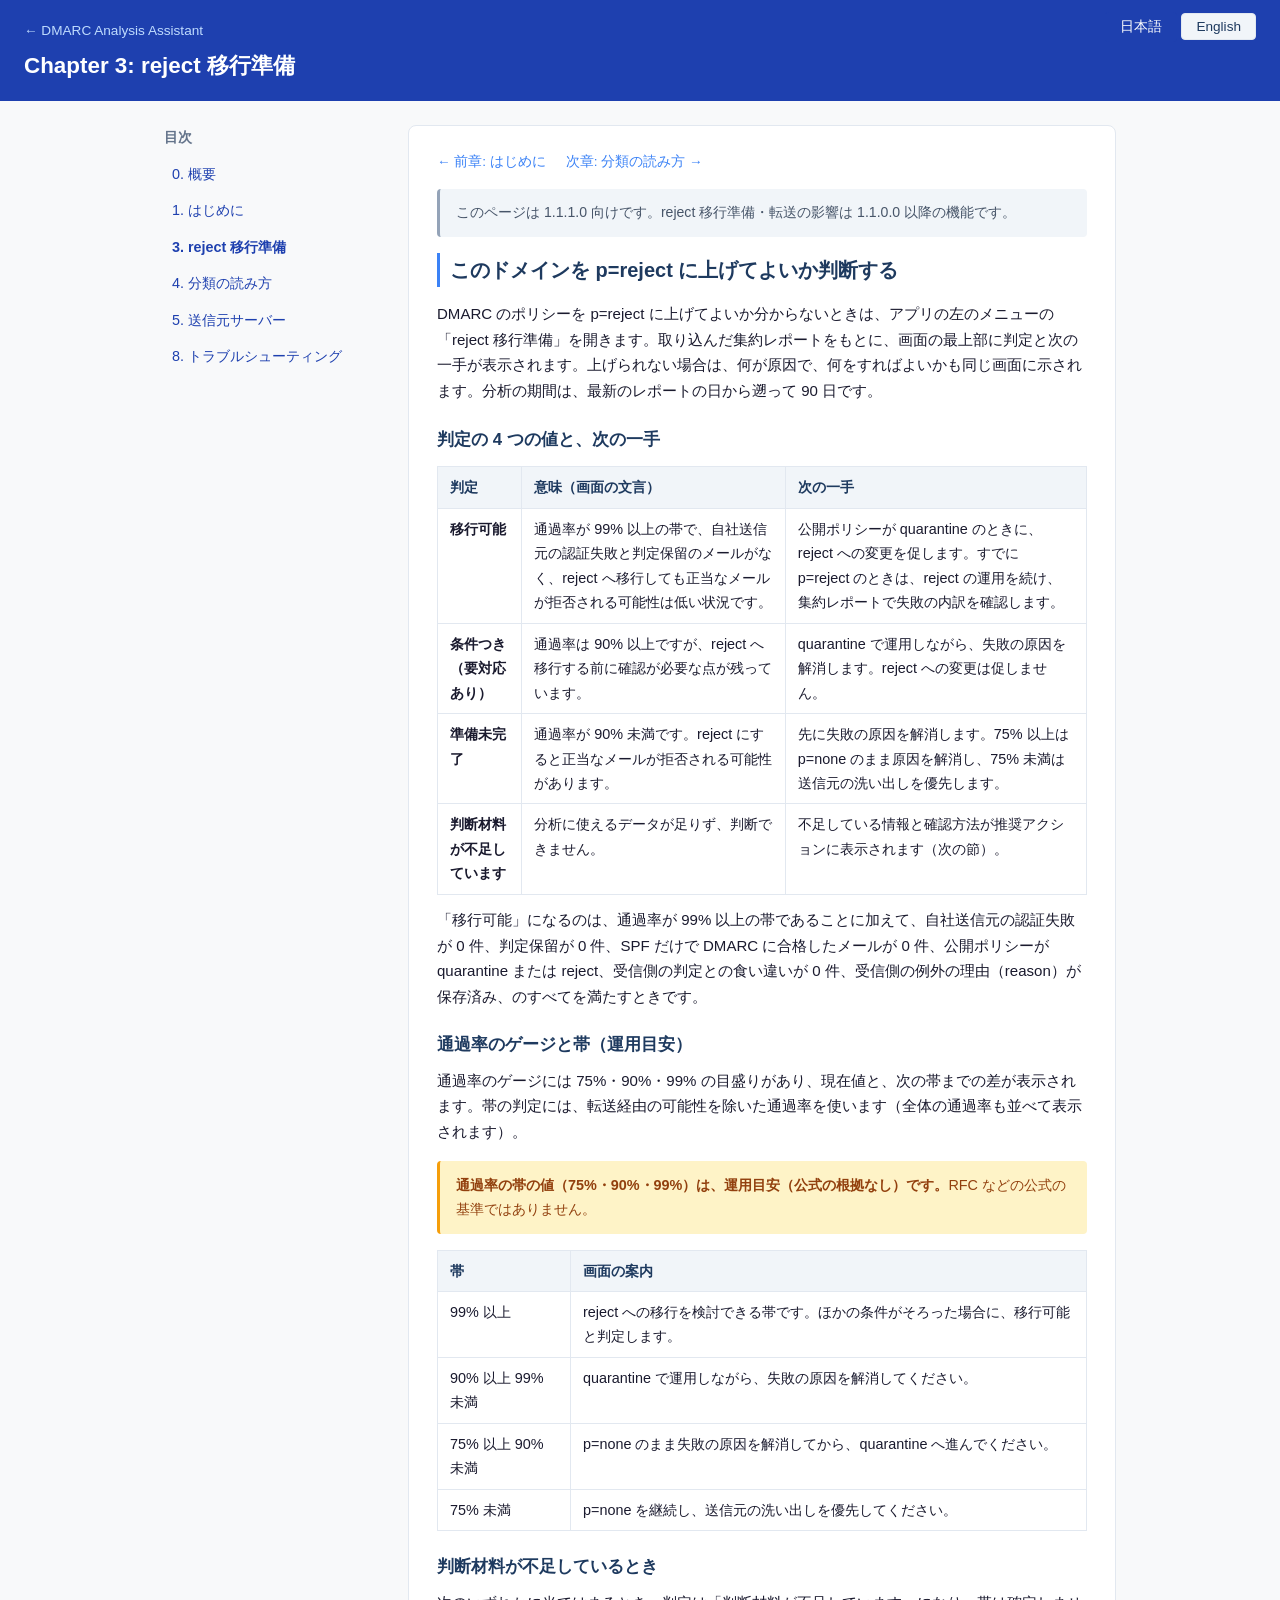
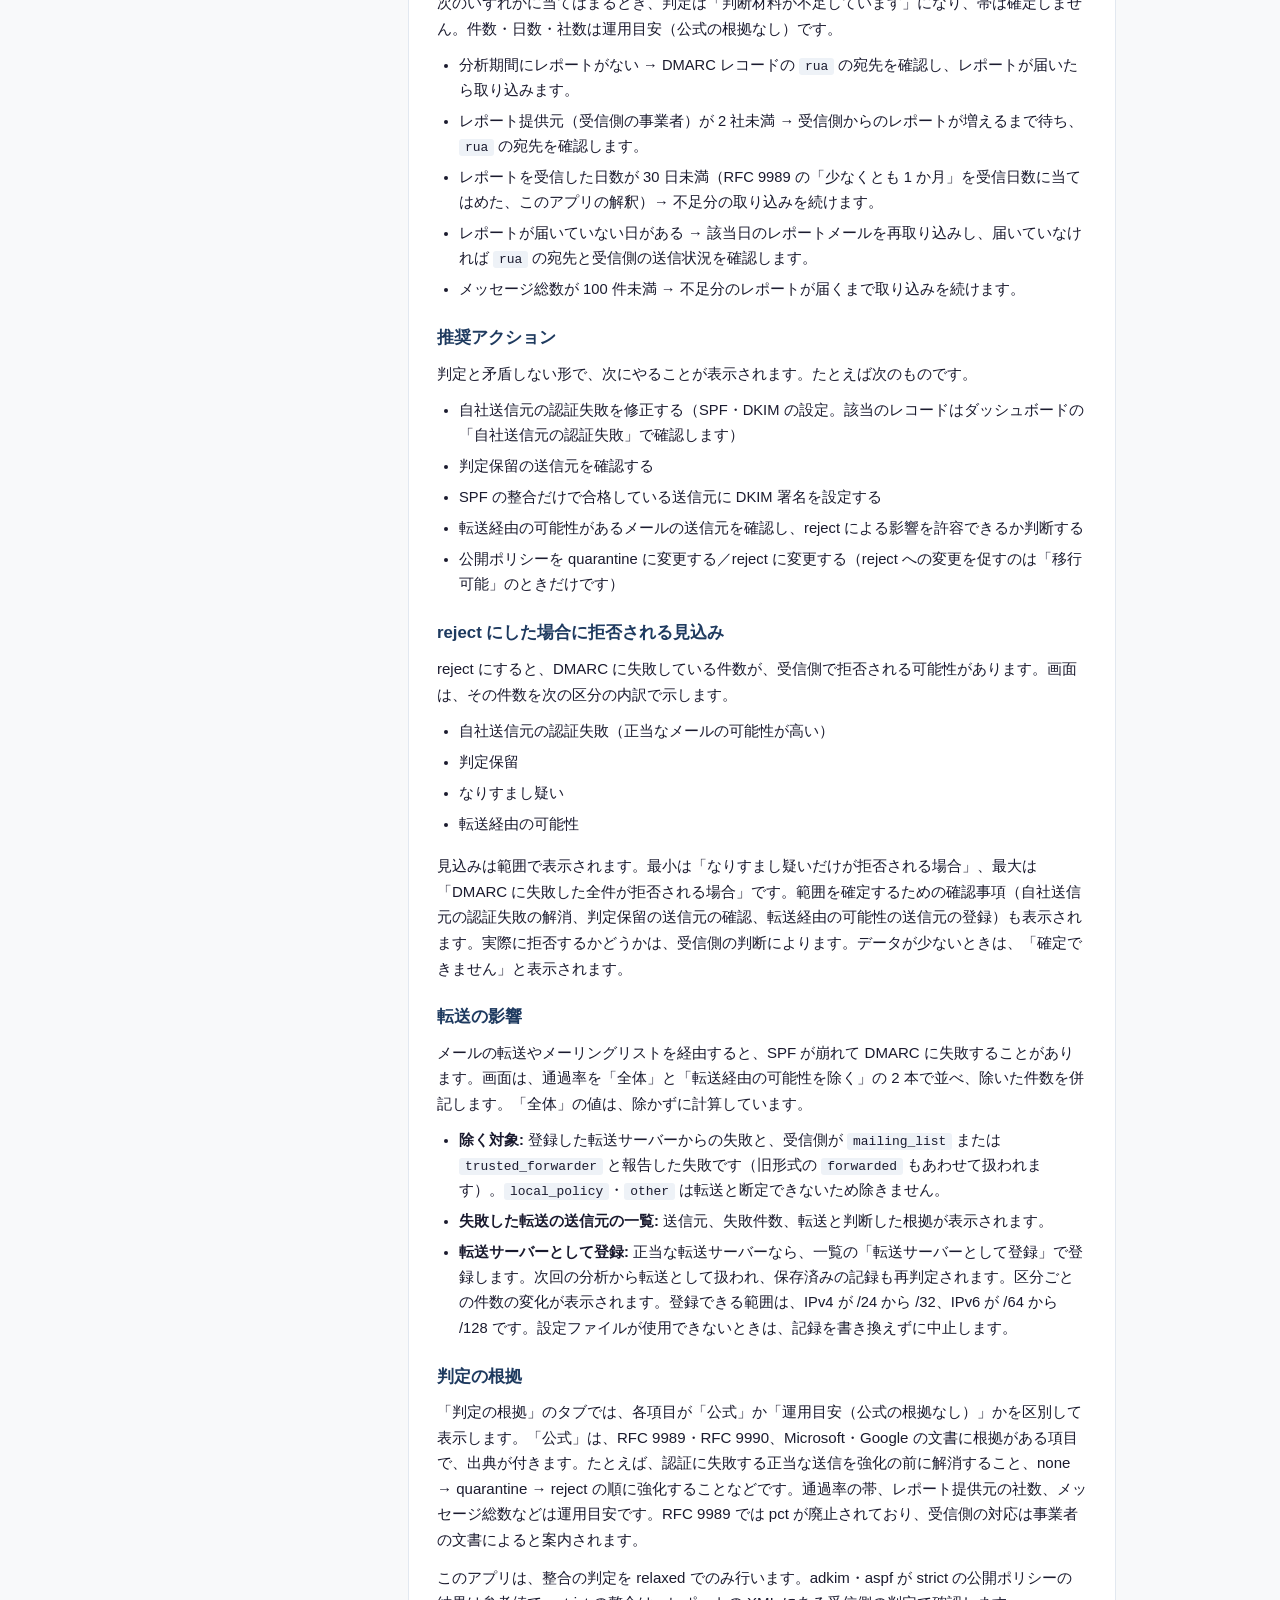
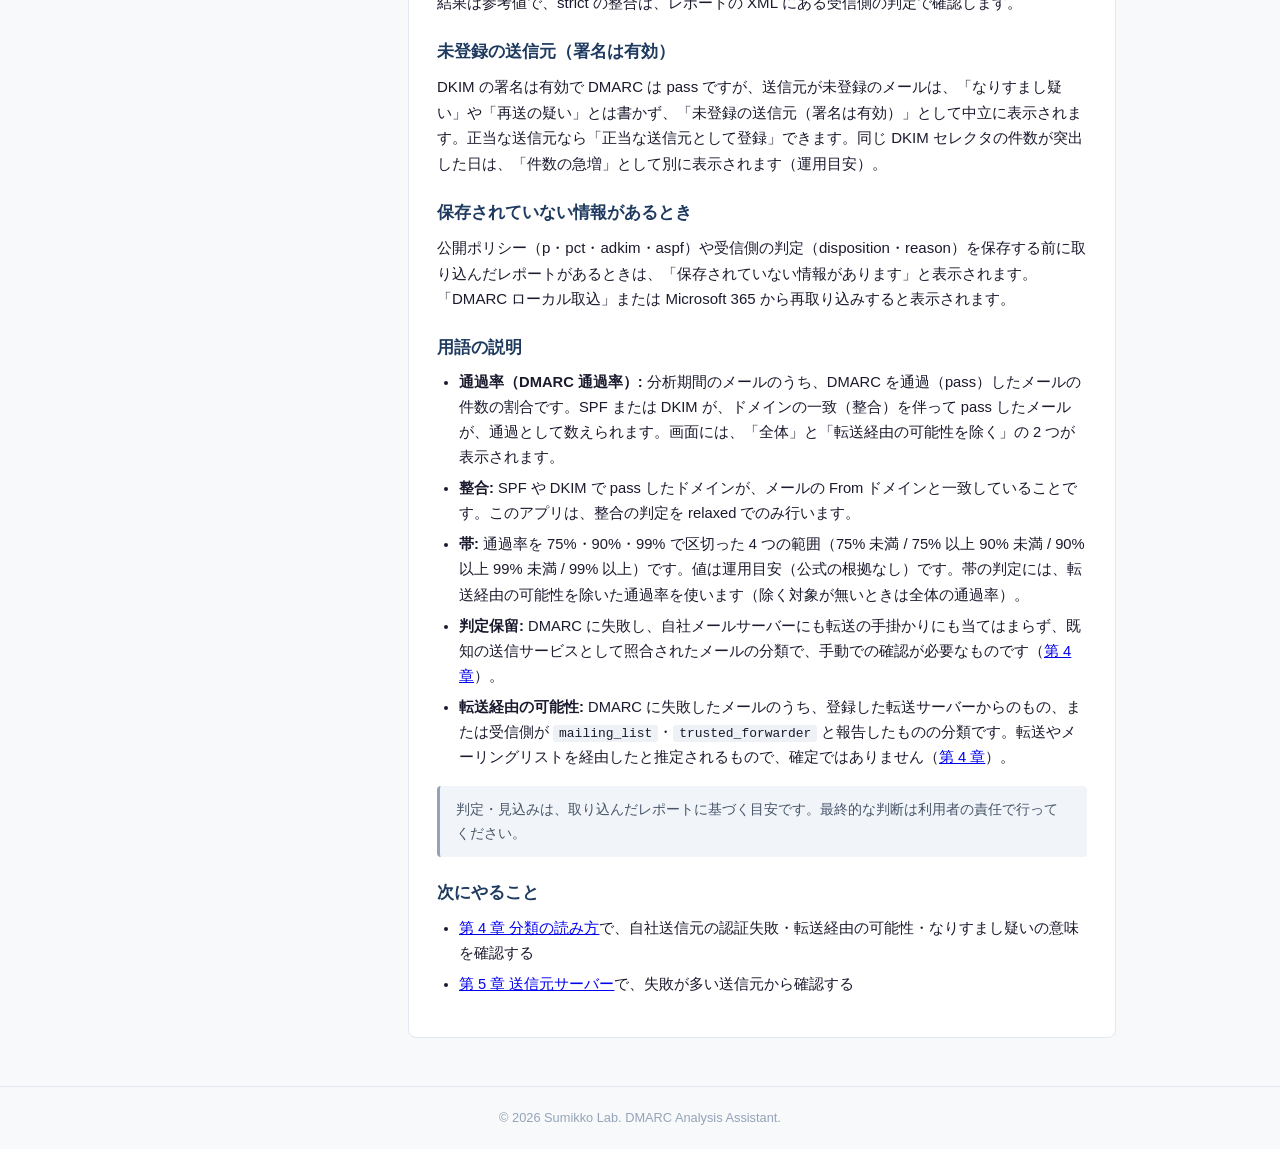
<file: manual/readiness.html>
<!DOCTYPE html>
<html lang="ja">
<head>
<meta charset="UTF-8">
<meta name="viewport" content="width=device-width, initial-scale=1.0">
<title>Chapter 3: p=reject に上げてよいかを判断する（reject 移行準備） — DMARC 分析支援ツール | Sumikko Lab</title>
<meta name="description" content="DMARC のポリシーを p=reject に上げてよいか分からないときの、reject 移行準備画面の見方。判定 4 値、通過率の帯（運用目安）、推奨アクション、reject にした場合に拒否される見込み、転送の影響、転送サーバーの登録を説明します。">
<link rel="canonical" href="https://dmarc-analysis.sumikkolab.com/manual/readiness.html">
<meta property="og:type" content="website">
<meta property="og:locale" content="ja_JP">
<meta property="og:site_name" content="DMARC Analysis Assistant — Sumikko Lab">
<meta property="og:title" content="Chapter 3: p=reject に上げてよいかを判断する（reject 移行準備） — DMARC 分析支援ツール | Sumikko Lab">
<meta property="og:description" content="DMARC のポリシーを p=reject に上げてよいか分からないときの、reject 移行準備画面の見方。判定 4 値、通過率の帯（運用目安）、推奨アクション、拒否される見込み、転送の影響を説明します。">
<meta property="og:url" content="https://dmarc-analysis.sumikkolab.com/manual/readiness.html">
<meta name="twitter:card" content="summary">
<meta name="twitter:title" content="Chapter 3: p=reject に上げてよいかを判断する（reject 移行準備） — DMARC 分析支援ツール | Sumikko Lab">
<meta name="twitter:description" content="DMARC のポリシーを p=reject に上げてよいか分からないときの、reject 移行準備画面の見方。判定 4 値、通過率の帯（運用目安）、推奨アクション、拒否される見込み、転送の影響を説明します。">
<link rel="stylesheet" href="styles.css">
</head>
<body>
<div class="lang-toggle">
  <button id="btn-ja" class="active" onclick="switchLang('ja')">日本語</button>
  <button id="btn-en" onclick="switchLang('en')">English</button>
</div>

<div class="manual-header">
  <a href="../">&larr; DMARC Analysis Assistant</a>
  <div class="section-ja visible"><h1>Chapter 3: reject 移行準備</h1></div>
  <div class="section-en"><h1>Chapter 3: Readiness for reject</h1></div>
</div>

<div class="manual-container">
  <nav class="manual-nav">
    <div class="section-ja visible">
      <h2>目次</h2>
      <ul>
        <li><a href="./">0. 概要</a></li>
        <li><a href="getting-started.html">1. はじめに</a></li>
        <li><a href="readiness.html"><strong>3. reject 移行準備</strong></a></li>
        <li><a href="classification.html">4. 分類の読み方</a></li>
        <li><a href="sending-servers.html">5. 送信元サーバー</a></li>
        <li><a href="troubleshooting.html">8. トラブルシューティング</a></li>
      </ul>
    </div>
    <div class="section-en">
      <h2>Contents</h2>
      <ul>
        <li><a href="./?lang=en">0. Overview</a></li>
        <li><a href="getting-started.html?lang=en">1. Getting Started</a></li>
        <li><a href="readiness.html?lang=en"><strong>3. Readiness for reject</strong></a></li>
        <li><a href="classification.html?lang=en">4. Reading the categories</a></li>
        <li><a href="sending-servers.html?lang=en">5. Sending servers</a></li>
        <li><a href="troubleshooting.html?lang=en">8. Troubleshooting</a></li>
      </ul>
    </div>
  </nav>

  <main class="manual-content">
    <div class="nav-links">
      <a href="getting-started.html">&larr; 前章: はじめに</a>
      <a href="classification.html">次章: 分類の読み方 &rarr;</a>
    </div>

    <!-- Japanese -->
    <div class="section-ja visible">
      <div class="note">このページは 1.1.1.0 向けです。reject 移行準備・転送の影響は 1.1.0.0 以降の機能です。</div>
      <h2>このドメインを p=reject に上げてよいか判断する</h2>
      <p>DMARC のポリシーを p=reject に上げてよいか分からないときは、アプリの左のメニューの「reject 移行準備」を開きます。取り込んだ集約レポートをもとに、画面の最上部に判定と次の一手が表示されます。上げられない場合は、何が原因で、何をすればよいかも同じ画面に示されます。分析の期間は、最新のレポートの日から遡って 90 日です。</p>

      <h3>判定の 4 つの値と、次の一手</h3>
      <table>
        <thead><tr><th>判定</th><th>意味（画面の文言）</th><th>次の一手</th></tr></thead>
        <tbody>
          <tr><td><strong>移行可能</strong></td><td>通過率が 99% 以上の帯で、自社送信元の認証失敗と判定保留のメールがなく、reject へ移行しても正当なメールが拒否される可能性は低い状況です。</td><td>公開ポリシーが quarantine のときに、reject への変更を促します。すでに p=reject のときは、reject の運用を続け、集約レポートで失敗の内訳を確認します。</td></tr>
          <tr><td><strong>条件つき（要対応あり）</strong></td><td>通過率は 90% 以上ですが、reject へ移行する前に確認が必要な点が残っています。</td><td>quarantine で運用しながら、失敗の原因を解消します。reject への変更は促しません。</td></tr>
          <tr><td><strong>準備未完了</strong></td><td>通過率が 90% 未満です。reject にすると正当なメールが拒否される可能性があります。</td><td>先に失敗の原因を解消します。75% 以上は p=none のまま原因を解消し、75% 未満は送信元の洗い出しを優先します。</td></tr>
          <tr><td><strong>判断材料が不足しています</strong></td><td>分析に使えるデータが足りず、判断できません。</td><td>不足している情報と確認方法が推奨アクションに表示されます（次の節）。</td></tr>
        </tbody>
      </table>
      <p>「移行可能」になるのは、通過率が 99% 以上の帯であることに加えて、自社送信元の認証失敗が 0 件、判定保留が 0 件、SPF だけで DMARC に合格したメールが 0 件、公開ポリシーが quarantine または reject、受信側の判定との食い違いが 0 件、受信側の例外の理由（reason）が保存済み、のすべてを満たすときです。</p>

      <h3>通過率のゲージと帯（運用目安）</h3>
      <p>通過率のゲージには 75%・90%・99% の目盛りがあり、現在値と、次の帯までの差が表示されます。帯の判定には、転送経由の可能性を除いた通過率を使います（全体の通過率も並べて表示されます）。</p>
      <div class="warn"><strong>通過率の帯の値（75%・90%・99%）は、運用目安（公式の根拠なし）です。</strong>RFC などの公式の基準ではありません。</div>
      <table>
        <thead><tr><th>帯</th><th>画面の案内</th></tr></thead>
        <tbody>
          <tr><td>99% 以上</td><td>reject への移行を検討できる帯です。ほかの条件がそろった場合に、移行可能と判定します。</td></tr>
          <tr><td>90% 以上 99% 未満</td><td>quarantine で運用しながら、失敗の原因を解消してください。</td></tr>
          <tr><td>75% 以上 90% 未満</td><td>p=none のまま失敗の原因を解消してから、quarantine へ進んでください。</td></tr>
          <tr><td>75% 未満</td><td>p=none を継続し、送信元の洗い出しを優先してください。</td></tr>
        </tbody>
      </table>

      <h3>判断材料が不足しているとき</h3>
      <p>次のいずれかに当てはまるとき、判定は「判断材料が不足しています」になり、帯は確定しません。件数・日数・社数は運用目安（公式の根拠なし）です。</p>
      <ul>
        <li>分析期間にレポートがない → DMARC レコードの <code>rua</code> の宛先を確認し、レポートが届いたら取り込みます。</li>
        <li>レポート提供元（受信側の事業者）が 2 社未満 → 受信側からのレポートが増えるまで待ち、<code>rua</code> の宛先を確認します。</li>
        <li>レポートを受信した日数が 30 日未満（RFC 9989 の「少なくとも 1 か月」を受信日数に当てはめた、このアプリの解釈）→ 不足分の取り込みを続けます。</li>
        <li>レポートが届いていない日がある → 該当日のレポートメールを再取り込みし、届いていなければ <code>rua</code> の宛先と受信側の送信状況を確認します。</li>
        <li>メッセージ総数が 100 件未満 → 不足分のレポートが届くまで取り込みを続けます。</li>
      </ul>

      <h3>推奨アクション</h3>
      <p>判定と矛盾しない形で、次にやることが表示されます。たとえば次のものです。</p>
      <ul>
        <li>自社送信元の認証失敗を修正する（SPF・DKIM の設定。該当のレコードはダッシュボードの「自社送信元の認証失敗」で確認します）</li>
        <li>判定保留の送信元を確認する</li>
        <li>SPF の整合だけで合格している送信元に DKIM 署名を設定する</li>
        <li>転送経由の可能性があるメールの送信元を確認し、reject による影響を許容できるか判断する</li>
        <li>公開ポリシーを quarantine に変更する／reject に変更する（reject への変更を促すのは「移行可能」のときだけです）</li>
      </ul>

      <h3>reject にした場合に拒否される見込み</h3>
      <p>reject にすると、DMARC に失敗している件数が、受信側で拒否される可能性があります。画面は、その件数を次の区分の内訳で示します。</p>
      <ul>
        <li>自社送信元の認証失敗（正当なメールの可能性が高い）</li>
        <li>判定保留</li>
        <li>なりすまし疑い</li>
        <li>転送経由の可能性</li>
      </ul>
      <p>見込みは範囲で表示されます。最小は「なりすまし疑いだけが拒否される場合」、最大は「DMARC に失敗した全件が拒否される場合」です。範囲を確定するための確認事項（自社送信元の認証失敗の解消、判定保留の送信元の確認、転送経由の可能性の送信元の登録）も表示されます。実際に拒否するかどうかは、受信側の判断によります。データが少ないときは、「確定できません」と表示されます。</p>

      <h3>転送の影響</h3>
      <p>メールの転送やメーリングリストを経由すると、SPF が崩れて DMARC に失敗することがあります。画面は、通過率を「全体」と「転送経由の可能性を除く」の 2 本で並べ、除いた件数を併記します。「全体」の値は、除かずに計算しています。</p>
      <ul>
        <li><strong>除く対象:</strong> 登録した転送サーバーからの失敗と、受信側が <code>mailing_list</code> または <code>trusted_forwarder</code> と報告した失敗です（旧形式の <code>forwarded</code> もあわせて扱われます）。<code>local_policy</code>・<code>other</code> は転送と断定できないため除きません。</li>
        <li><strong>失敗した転送の送信元の一覧:</strong> 送信元、失敗件数、転送と判断した根拠が表示されます。</li>
        <li><strong>転送サーバーとして登録:</strong> 正当な転送サーバーなら、一覧の「転送サーバーとして登録」で登録します。次回の分析から転送として扱われ、保存済みの記録も再判定されます。区分ごとの件数の変化が表示されます。登録できる範囲は、IPv4 が /24 から /32、IPv6 が /64 から /128 です。設定ファイルが使用できないときは、記録を書き換えずに中止します。</li>
      </ul>

      <h3>判定の根拠</h3>
      <p>「判定の根拠」のタブでは、各項目が「公式」か「運用目安（公式の根拠なし）」かを区別して表示します。「公式」は、RFC 9989・RFC 9990、Microsoft・Google の文書に根拠がある項目で、出典が付きます。たとえば、認証に失敗する正当な送信を強化の前に解消すること、none → quarantine → reject の順に強化することなどです。通過率の帯、レポート提供元の社数、メッセージ総数などは運用目安です。RFC 9989 では pct が廃止されており、受信側の対応は事業者の文書によると案内されます。</p>
      <p>このアプリは、整合の判定を relaxed でのみ行います。adkim・aspf が strict の公開ポリシーの結果は参考値で、strict の整合は、レポートの XML にある受信側の判定で確認します。</p>

      <h3>未登録の送信元（署名は有効）</h3>
      <p>DKIM の署名は有効で DMARC は pass ですが、送信元が未登録のメールは、「なりすまし疑い」や「再送の疑い」とは書かず、「未登録の送信元（署名は有効）」として中立に表示されます。正当な送信元なら「正当な送信元として登録」できます。同じ DKIM セレクタの件数が突出した日は、「件数の急増」として別に表示されます（運用目安）。</p>

      <h3>保存されていない情報があるとき</h3>
      <p>公開ポリシー（p・pct・adkim・aspf）や受信側の判定（disposition・reason）を保存する前に取り込んだレポートがあるときは、「保存されていない情報があります」と表示されます。「DMARC ローカル取込」または Microsoft 365 から再取り込みすると表示されます。</p>

      <h3>用語の説明</h3>
      <ul>
        <li><strong>通過率（DMARC 通過率）:</strong> 分析期間のメールのうち、DMARC を通過（pass）したメールの件数の割合です。SPF または DKIM が、ドメインの一致（整合）を伴って pass したメールが、通過として数えられます。画面には、「全体」と「転送経由の可能性を除く」の 2 つが表示されます。</li>
        <li><strong>整合:</strong> SPF や DKIM で pass したドメインが、メールの From ドメインと一致していることです。このアプリは、整合の判定を relaxed でのみ行います。</li>
        <li><strong>帯:</strong> 通過率を 75%・90%・99% で区切った 4 つの範囲（75% 未満 / 75% 以上 90% 未満 / 90% 以上 99% 未満 / 99% 以上）です。値は運用目安（公式の根拠なし）です。帯の判定には、転送経由の可能性を除いた通過率を使います（除く対象が無いときは全体の通過率）。</li>
        <li><strong>判定保留:</strong> DMARC に失敗し、自社メールサーバーにも転送の手掛かりにも当てはまらず、既知の送信サービスとして照合されたメールの分類で、手動での確認が必要なものです（<a href="classification.html">第 4 章</a>）。</li>
        <li><strong>転送経由の可能性:</strong> DMARC に失敗したメールのうち、登録した転送サーバーからのもの、または受信側が <code>mailing_list</code>・<code>trusted_forwarder</code> と報告したものの分類です。転送やメーリングリストを経由したと推定されるもので、確定ではありません（<a href="classification.html">第 4 章</a>）。</li>
      </ul>

      <div class="note">判定・見込みは、取り込んだレポートに基づく目安です。最終的な判断は利用者の責任で行ってください。</div>

      <h3>次にやること</h3>
      <ul>
        <li><a href="classification.html">第 4 章 分類の読み方</a>で、自社送信元の認証失敗・転送経由の可能性・なりすまし疑いの意味を確認する</li>
        <li><a href="sending-servers.html">第 5 章 送信元サーバー</a>で、失敗が多い送信元から確認する</li>
      </ul>
    </div>

    <!-- English -->
    <div class="section-en">
      <div class="note">This page is for version 1.1.1.0. The reject readiness screen and the forwarding impact view are features of 1.1.0.0 and later.</div>
      <h2>Deciding whether this domain can move to p=reject</h2>
      <p>If you are not sure whether your DMARC policy can move to p=reject, open "Readiness for reject" in the left menu of the app. Based on the aggregate reports you have imported, the top of the screen shows a verdict and the next step. If the domain is not ready, the same screen shows what is causing the failures and what to do about them. The analysis period is the 90 days leading up to the date of the latest report.</p>

      <h3>The four verdicts and the next step</h3>
      <table>
        <thead><tr><th>Verdict</th><th>Meaning (as shown on screen)</th><th>Next step</th></tr></thead>
        <tbody>
          <tr><td><strong>Ready to move</strong></td><td>The pass rate is in the 99% or higher band, there are no authentication failures from your own senders and no messages pending review, so moving to reject is unlikely to cause legitimate email to be rejected.</td><td>When the published policy is quarantine, the screen recommends changing it to reject. If it is already p=reject, keep running with reject and check the failure breakdown in the aggregate reports.</td></tr>
          <tr><td><strong>Conditional (action needed)</strong></td><td>The pass rate is 90% or higher, but some points remain to be checked before moving to reject.</td><td>Run with quarantine while resolving the causes of the failures. The screen does not recommend reject yet.</td></tr>
          <tr><td><strong>Not ready</strong></td><td>The pass rate is below 90%. With reject, legitimate email may be rejected.</td><td>Resolve the causes of the failures first. From 75%, stay on p=none while resolving them; below 75%, identify your senders first.</td></tr>
          <tr><td><strong>Not enough information to decide</strong></td><td>There is not enough data to decide.</td><td>The missing information and how to check it are shown in the recommended actions (next sections).</td></tr>
        </tbody>
      </table>
      <p>"Ready to move" requires all of the following: the pass rate is in the 99% or higher band; 0 authentication failures from your own senders; 0 messages pending review; 0 messages that pass DMARC through SPF alone; the published policy is quarantine or reject; 0 mismatches with the receiver's decision; and the exception reasons (reason) reported by receivers are stored.</p>

      <h3>The pass-rate gauge and bands (operational guideline)</h3>
      <p>The gauge has marks at 75%, 90%, and 99%, and shows the current value and the gap to the next band. The band is decided with the pass rate excluding possible forwarding (the overall pass rate is shown next to it).</p>
      <div class="warn"><strong>The band values (75%, 90%, 99%) are operational guidelines (no official basis).</strong> They are not an official standard such as an RFC.</div>
      <table>
        <thead><tr><th>Band</th><th>Guidance on screen</th></tr></thead>
        <tbody>
          <tr><td>99% or higher</td><td>A band in which you can consider moving to reject. It is judged "Ready to move" when the other conditions are also met.</td></tr>
          <tr><td>90% to under 99%</td><td>Run with quarantine while resolving the causes of the failures.</td></tr>
          <tr><td>75% to under 90%</td><td>Resolve the causes of the failures while staying on p=none, then move to quarantine.</td></tr>
          <tr><td>Under 75%</td><td>Stay on p=none and prioritize identifying your senders.</td></tr>
        </tbody>
      </table>

      <h3>When there is not enough information</h3>
      <p>If any of the following applies, the verdict is "Not enough information to decide" and the band is not fixed. The counts, days, and numbers of providers are operational guidelines (no official basis).</p>
      <ul>
        <li>No reports in the analysis period: check the <code>rua</code> address of your DMARC record and import the reports once they arrive.</li>
        <li>Fewer than 2 report providers (receiving mail providers): wait for more providers to send reports and check the <code>rua</code> address.</li>
        <li>Reports received on fewer than 30 days (this app's interpretation of the "at least one month" in RFC 9989, applied to days with reports): keep importing.</li>
        <li>There are days with no report: re-import the report mail for those days; if it never arrived, check the <code>rua</code> address and the receiver's sending status.</li>
        <li>Fewer than 100 messages in total: keep importing until enough reports arrive.</li>
      </ul>

      <h3>Recommended actions</h3>
      <p>The screen shows what to do next, consistent with the verdict. Examples:</p>
      <ul>
        <li>Fix authentication failures from your own senders (SPF and DKIM settings; the records are listed under "Authentication failures from your own senders" on the dashboard)</li>
        <li>Review the senders pending review</li>
        <li>Set up DKIM signing for senders that pass only through SPF alignment</li>
        <li>Check the senders of possibly forwarded mail and decide whether you can accept the impact of reject</li>
        <li>Change the published policy to quarantine / to reject (the screen recommends reject only for "Ready to move")</li>
      </ul>

      <h3>Expected rejections if you move to reject</h3>
      <p>With reject, the messages that fail DMARC may be rejected by receivers. The screen breaks that count down by category:</p>
      <ul>
        <li>Authentication failures from your own senders (likely legitimate)</li>
        <li>Pending review</li>
        <li>Possible spoofing</li>
        <li>Possible forwarding</li>
      </ul>
      <p>The outlook is shown as a range. The minimum is "only possible spoofing is rejected"; the maximum is "all messages that fail DMARC are rejected". The screen also lists what to check to narrow the range (resolving authentication failures from your own senders, reviewing the senders pending review, registering legitimate forwarding servers). Whether a receiver actually rejects them is up to the receiver. When data is limited, the screen says the count cannot be determined.</p>

      <h3>Impact of forwarding</h3>
      <p>Forwarding and mailing lists can break SPF and cause DMARC to fail. The screen shows the pass rate two ways, "All messages" and "Excluding possible forwarding", and shows how many messages were excluded. The "all messages" value is calculated without excluding anything.</p>
      <ul>
        <li><strong>What is excluded:</strong> failures from registered forwarding servers, and failures that the receiver reported as <code>mailing_list</code> or <code>trusted_forwarder</code> (the older <code>forwarded</code> value is handled the same way). <code>local_policy</code> and <code>other</code> cannot be assumed to be forwarding and are not excluded.</li>
        <li><strong>List of failing forwarding sources:</strong> shows the source, the number of failures, and the basis for treating it as forwarding.</li>
        <li><strong>Register as a forwarding server:</strong> if a source is a legitimate forwarding server, register it from the list. From the next analysis it is treated as forwarding, and saved records are re-evaluated; the change in counts per category is shown. The accepted range is /24 to /32 for IPv4 and /64 to /128 for IPv6. If the settings file cannot be used, the re-evaluation is stopped and saved records are left unchanged.</li>
      </ul>

      <h3>Basis for the decision</h3>
      <p>The "Basis for the decision" tab shows whether each item is "Official" or an "Operational guideline (no official basis)". "Official" items are backed by RFC 9989, RFC 9990, or Microsoft and Google documents, and show their source. Examples are resolving legitimate senders' authentication failures before strengthening the policy, and strengthening in the order none, quarantine, reject. The pass-rate bands, the number of report providers, and the total message count are operational guidelines. The screen also notes that pct is deprecated in RFC 9989 and that receivers' handling of it depends on each vendor's documentation.</p>
      <p>This app evaluates alignment in relaxed mode only. Results for published policies with strict adkim or aspf are reference values; check strict alignment with the receiver's decision in the report XML.</p>

      <h3>Unregistered senders (valid signature)</h3>
      <p>Mail whose DKIM signature is valid and which passes DMARC, but whose sender is not registered, is not labeled "spoofing suspected" or "replay suspected". It is shown neutrally as "Unregistered senders (valid signature)". If a sender is legitimate, you can register it with "Register as a legitimate sender". A day on which the count for the same DKIM selector spikes is shown separately as a surge (an operational guideline).</p>

      <h3>When some information is not stored</h3>
      <p>If a report was imported before the published policy (p, pct, adkim, aspf) or the receiver's decision (disposition, reason) was stored, the screen shows "Some information is not stored". Re-import from "DMARC Local Import" or from Microsoft 365 to see it.</p>

      <h3>Glossary</h3>
      <ul>
        <li><strong>Pass rate (DMARC pass rate):</strong> The share of messages in the analysis period that passed DMARC. A message counts as passed when SPF or DKIM passed with domain alignment. The screen shows two values, "All messages" and "Excluding possible forwarding".</li>
        <li><strong>Alignment:</strong> The domain that passed SPF or DKIM matches the From domain of the message. This app evaluates alignment in relaxed mode only.</li>
        <li><strong>Band:</strong> One of four ranges of the pass rate, split at 75%, 90%, and 99% (under 75% / 75% to under 90% / 90% to under 99% / 99% or higher). The values are operational guidelines (no official basis). The band is decided with the pass rate excluding possible forwarding (or the overall pass rate when there is nothing to exclude).</li>
        <li><strong>Pending review:</strong> A category for mail that fails DMARC, matches neither your own mail servers nor any sign of forwarding, and was matched as a known sending service; it needs manual checking (<a href="classification.html?lang=en">Chapter 4</a>).</li>
        <li><strong>Possible forwarding:</strong> A category for mail that fails DMARC and comes from a registered forwarding server, or for which the receiver reported <code>mailing_list</code> or <code>trusted_forwarder</code>. It is presumed to have passed through forwarding or a mailing list, which is not certain (<a href="classification.html?lang=en">Chapter 4</a>).</li>
      </ul>

      <div class="note">The verdict and the outlook are guides based on the reports you imported. The final judgment rests with you.</div>

      <h3>Next steps</h3>
      <ul>
        <li>See <a href="classification.html?lang=en">Chapter 4 Reading the categories</a> for what authentication failures from your own senders, possible forwarding, and spoofing suspected mean</li>
        <li>See <a href="sending-servers.html?lang=en">Chapter 5 Sending servers</a> to start with the sources that have the most failures</li>
      </ul>
    </div>
  </main>
</div>

<div class="footer">&copy; 2026 Sumikko Lab. DMARC Analysis Assistant.</div>

<script>
function switchLang(lang) {
  document.querySelectorAll('.section-ja, .section-en').forEach(function(el) { el.classList.remove('visible'); });
  document.querySelectorAll('.section-' + lang).forEach(function(el) { el.classList.add('visible'); });
  document.getElementById('btn-ja').classList.toggle('active', lang === 'ja');
  document.getElementById('btn-en').classList.toggle('active', lang === 'en');
  document.documentElement.lang = lang;
  var titles = { ja: 'Chapter 3: p=reject に上げてよいかを判断する（reject 移行準備） — DMARC 分析支援ツール | Sumikko Lab', en: 'Chapter 3: Can this domain move to p=reject? (Readiness for reject) — DMARC Analysis Assistant | Sumikko Lab' };
  document.title = titles[lang];
  document.querySelector('meta[property="og:title"]').content = titles[lang];
  document.querySelector('meta[name="twitter:title"]').content = titles[lang];
}
(function() { if (location.search.indexOf('lang=en') >= 0) switchLang('en'); })();
</script>
</body>
</html>
</file>
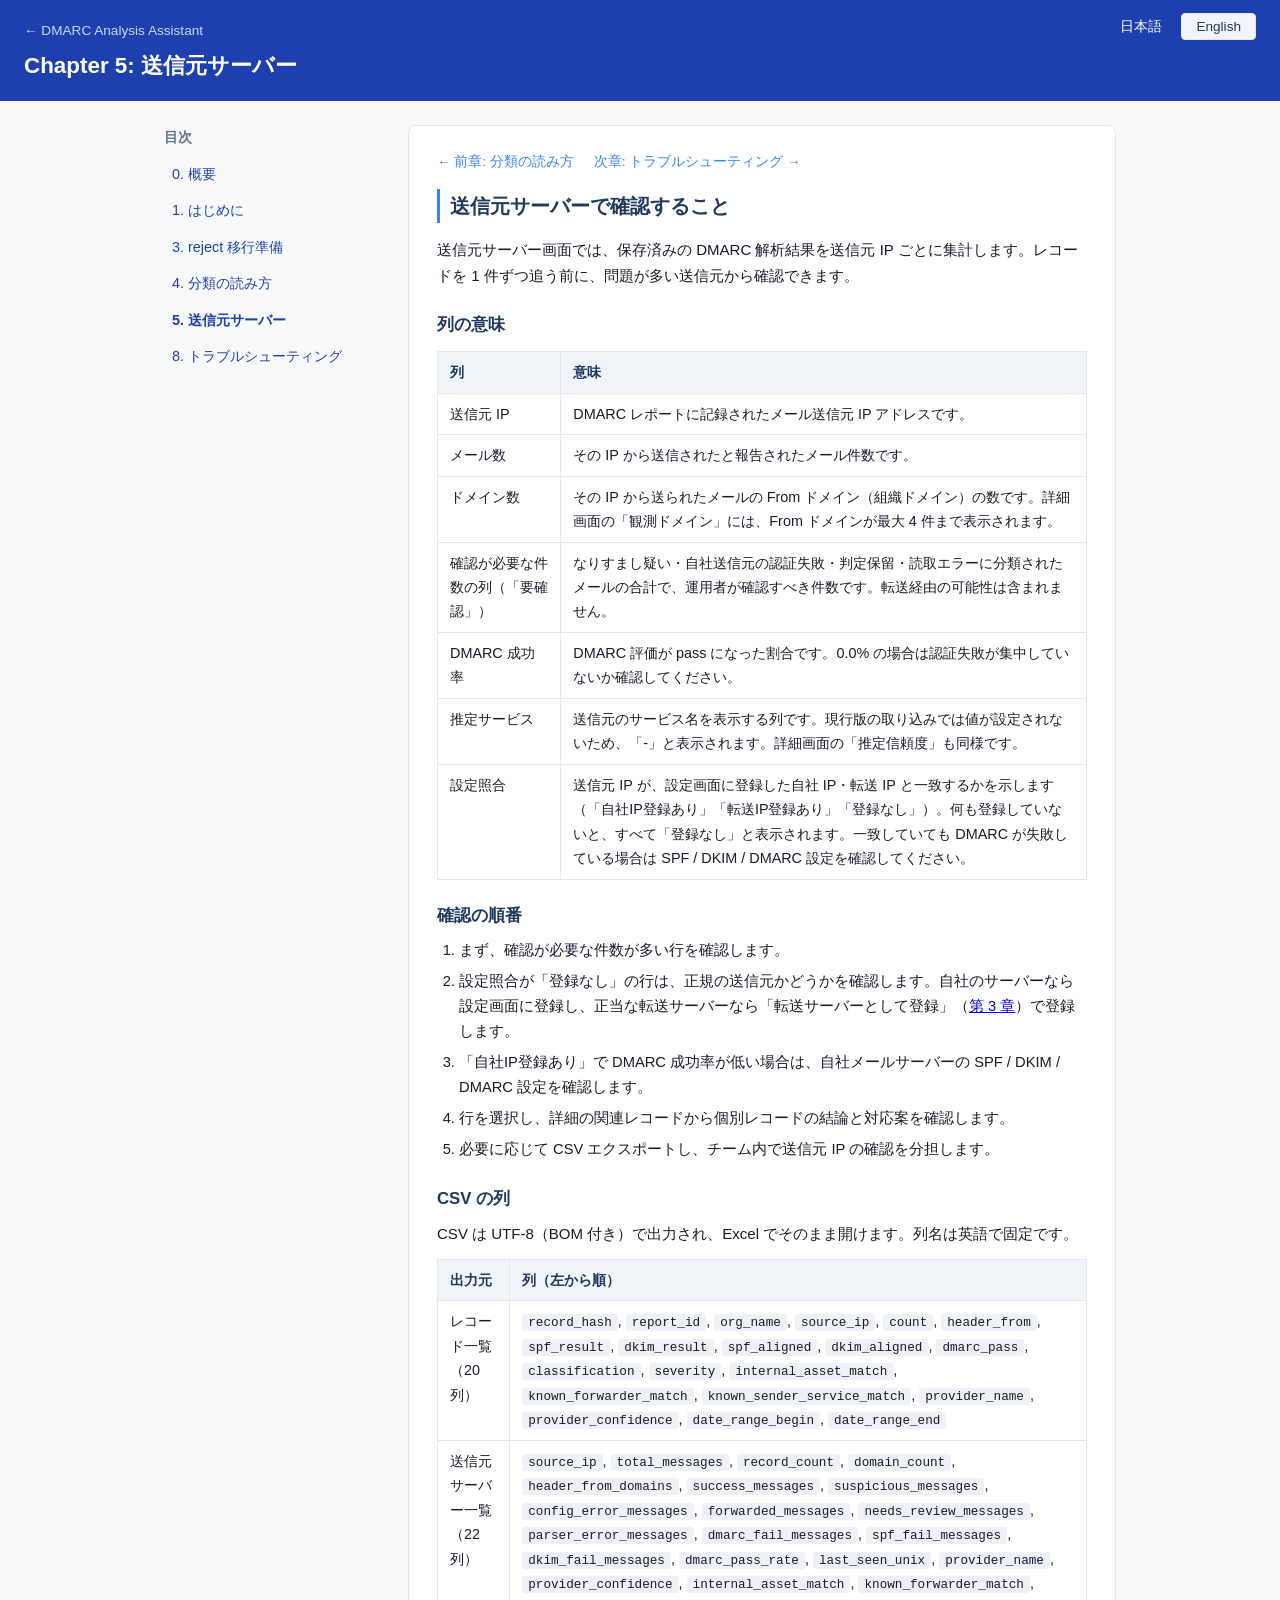
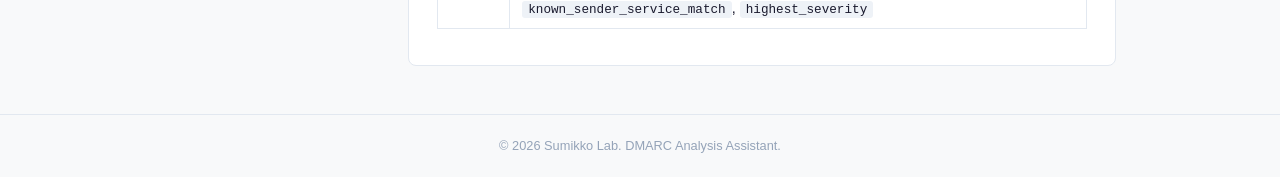
<file: manual/sending-servers.html>
<!DOCTYPE html>
<html lang="ja">
<head>
<meta charset="UTF-8">
<meta name="viewport" content="width=device-width, initial-scale=1.0">
<title>Chapter 5: 送信元サーバー — DMARC 分析支援ツール | Sumikko Lab</title>
<meta name="description" content="DMARC 分析支援ツールの送信元サーバー画面。送信元 IP ごとに失敗を集計し、問題が多い送信元から確認する手順と、列の意味、CSV の列を説明します。">
<link rel="canonical" href="https://dmarc-analysis.sumikkolab.com/manual/sending-servers.html">
<meta property="og:type" content="website">
<meta property="og:locale" content="ja_JP">
<meta property="og:site_name" content="DMARC Analysis Assistant — Sumikko Lab">
<meta property="og:title" content="Chapter 5: 送信元サーバー — DMARC 分析支援ツール | Sumikko Lab">
<meta property="og:description" content="DMARC 分析支援ツールの送信元サーバー画面。送信元 IP ごとに失敗を集計し、問題が多い送信元から確認する手順と、列の意味、CSV の列を説明します。">
<meta property="og:url" content="https://dmarc-analysis.sumikkolab.com/manual/sending-servers.html">
<meta name="twitter:card" content="summary">
<meta name="twitter:title" content="Chapter 5: 送信元サーバー — DMARC 分析支援ツール | Sumikko Lab">
<meta name="twitter:description" content="DMARC 分析支援ツールの送信元サーバー画面。送信元 IP ごとに失敗を集計し、問題が多い送信元から確認する手順と、列の意味、CSV の列を説明します。">
<link rel="stylesheet" href="styles.css">
</head>
<body>
<div class="lang-toggle">
  <button id="btn-ja" class="active" onclick="switchLang('ja')">日本語</button>
  <button id="btn-en" onclick="switchLang('en')">English</button>
</div>

<div class="manual-header">
  <a href="../">&larr; DMARC Analysis Assistant</a>
  <div class="section-ja visible"><h1>Chapter 5: 送信元サーバー</h1></div>
  <div class="section-en"><h1>Chapter 5: Sending Servers</h1></div>
</div>

<div class="manual-container">
  <nav class="manual-nav">
    <div class="section-ja visible">
      <h2>目次</h2>
      <ul>
        <li><a href="./">0. 概要</a></li>
        <li><a href="getting-started.html">1. はじめに</a></li>
        <li><a href="readiness.html">3. reject 移行準備</a></li>
        <li><a href="classification.html">4. 分類の読み方</a></li>
        <li><a href="sending-servers.html"><strong>5. 送信元サーバー</strong></a></li>
        <li><a href="troubleshooting.html">8. トラブルシューティング</a></li>
      </ul>
    </div>
    <div class="section-en">
      <h2>Contents</h2>
      <ul>
        <li><a href="./?lang=en">0. Overview</a></li>
        <li><a href="getting-started.html?lang=en">1. Getting Started</a></li>
        <li><a href="readiness.html?lang=en">3. Readiness for reject</a></li>
        <li><a href="classification.html?lang=en">4. Reading the categories</a></li>
        <li><a href="sending-servers.html?lang=en"><strong>5. Sending servers</strong></a></li>
        <li><a href="troubleshooting.html?lang=en">8. Troubleshooting</a></li>
      </ul>
    </div>
  </nav>

  <main class="manual-content">
    <div class="nav-links">
      <a href="classification.html">&larr; 前章: 分類の読み方</a>
      <a href="troubleshooting.html">次章: トラブルシューティング &rarr;</a>
    </div>

    <div class="section-ja visible">
      <h2>送信元サーバーで確認すること</h2>
      <p>送信元サーバー画面では、保存済みの DMARC 解析結果を送信元 IP ごとに集計します。レコードを 1 件ずつ追う前に、問題が多い送信元から確認できます。</p>

      <h3>列の意味</h3>
      <table>
        <tr><th>列</th><th>意味</th></tr>
        <tr><td>送信元 IP</td><td>DMARC レポートに記録されたメール送信元 IP アドレスです。</td></tr>
        <tr><td>メール数</td><td>その IP から送信されたと報告されたメール件数です。</td></tr>
        <tr><td>ドメイン数</td><td>その IP から送られたメールの From ドメイン（組織ドメイン）の数です。詳細画面の「観測ドメイン」には、From ドメインが最大 4 件まで表示されます。</td></tr>
        <tr><td>確認が必要な件数の列（「要確認」）</td><td>なりすまし疑い・自社送信元の認証失敗・判定保留・読取エラーに分類されたメールの合計で、運用者が確認すべき件数です。転送経由の可能性は含まれません。</td></tr>
        <tr><td>DMARC 成功率</td><td>DMARC 評価が pass になった割合です。0.0% の場合は認証失敗が集中していないか確認してください。</td></tr>
        <tr><td>推定サービス</td><td>送信元のサービス名を表示する列です。現行版の取り込みでは値が設定されないため、「-」と表示されます。詳細画面の「推定信頼度」も同様です。</td></tr>
        <tr><td>設定照合</td><td>送信元 IP が、設定画面に登録した自社 IP・転送 IP と一致するかを示します（「自社IP登録あり」「転送IP登録あり」「登録なし」）。何も登録していないと、すべて「登録なし」と表示されます。一致していても DMARC が失敗している場合は SPF / DKIM / DMARC 設定を確認してください。</td></tr>
      </table>

      <h3>確認の順番</h3>
      <ol>
        <li>まず、確認が必要な件数が多い行を確認します。</li>
        <li>設定照合が「登録なし」の行は、正規の送信元かどうかを確認します。自社のサーバーなら設定画面に登録し、正当な転送サーバーなら「転送サーバーとして登録」（<a href="readiness.html">第 3 章</a>）で登録します。</li>
        <li>「自社IP登録あり」で DMARC 成功率が低い場合は、自社メールサーバーの SPF / DKIM / DMARC 設定を確認します。</li>
        <li>行を選択し、詳細の関連レコードから個別レコードの結論と対応案を確認します。</li>
        <li>必要に応じて CSV エクスポートし、チーム内で送信元 IP の確認を分担します。</li>
      </ol>

      <h3>CSV の列</h3>
      <p>CSV は UTF-8（BOM 付き）で出力され、Excel でそのまま開けます。列名は英語で固定です。</p>
      <table>
        <tr><th>出力元</th><th>列（左から順）</th></tr>
        <tr><td>レコード一覧（20 列）</td><td><code>record_hash</code>, <code>report_id</code>, <code>org_name</code>, <code>source_ip</code>, <code>count</code>, <code>header_from</code>, <code>spf_result</code>, <code>dkim_result</code>, <code>spf_aligned</code>, <code>dkim_aligned</code>, <code>dmarc_pass</code>, <code>classification</code>, <code>severity</code>, <code>internal_asset_match</code>, <code>known_forwarder_match</code>, <code>known_sender_service_match</code>, <code>provider_name</code>, <code>provider_confidence</code>, <code>date_range_begin</code>, <code>date_range_end</code></td></tr>
        <tr><td>送信元サーバー一覧（22 列）</td><td><code>source_ip</code>, <code>total_messages</code>, <code>record_count</code>, <code>domain_count</code>, <code>header_from_domains</code>, <code>success_messages</code>, <code>suspicious_messages</code>, <code>config_error_messages</code>, <code>forwarded_messages</code>, <code>needs_review_messages</code>, <code>parser_error_messages</code>, <code>dmarc_fail_messages</code>, <code>spf_fail_messages</code>, <code>dkim_fail_messages</code>, <code>dmarc_pass_rate</code>, <code>last_seen_unix</code>, <code>provider_name</code>, <code>provider_confidence</code>, <code>internal_asset_match</code>, <code>known_forwarder_match</code>, <code>known_sender_service_match</code>, <code>highest_severity</code></td></tr>
      </table>
    </div>

    <div class="section-en">
      <h2>What to check on Sending Servers</h2>
      <p>The Sending Servers screen groups saved DMARC analysis results by source IP. It helps you start with the servers that have the most items needing attention.</p>

      <h3>Column meanings</h3>
      <table>
        <tr><th>Column</th><th>Meaning</th></tr>
        <tr><td>Source IP</td><td>The source IP reported in DMARC aggregate reports.</td></tr>
        <tr><td>Mail count</td><td>The number of messages reported from that IP.</td></tr>
        <tr><td>Domain count</td><td>The number of From domains (organizational domains) of the mail sent from that IP. The detail area's "Observed domains" shows up to 4 of the From domains.</td></tr>
        <tr><td>Count of items to check ("Needs review" column)</td><td>The total number of emails classed as Spoofing suspected, Authentication failures from your own senders, Pending review, or read errors — the items an operator should check. Possible forwarding is not included.</td></tr>
        <tr><td>DMARC pass rate</td><td>The percentage of emails that passed DMARC evaluation.</td></tr>
        <tr><td>Estimated service</td><td>The column for the sending service name. The current import does not set a value, so it shows "-". "Estimated confidence" in the detail area is the same.</td></tr>
        <tr><td>Configured match</td><td>Whether the IP matches the own IPs or forwarding IPs you registered on the settings screen ("Own IP registered", "Forwarder IP registered", or "No match"). If you have registered nothing, every row reads "No match". A match does not automatically mean there is no issue if DMARC fails.</td></tr>
      </table>

      <h3>Recommended order</h3>
      <ol>
        <li>Start with rows that have the highest count of items to check.</li>
        <li>For rows with no configured match, confirm whether the source is legitimate. If it is one of your servers, register it on the settings screen; if it is a legitimate forwarding server, register it with "Register as a forwarding server" (<a href="readiness.html?lang=en">Chapter 3</a>).</li>
        <li>If a row marked "Own IP registered" has a low DMARC pass rate, review SPF / DKIM / DMARC settings for that server.</li>
        <li>Select a row and open related record details to see the conclusion and recommended action.</li>
        <li>Export CSV when you need to share the source-IP review with your team.</li>
      </ol>

      <h3>CSV columns</h3>
      <p>CSV files are written in UTF-8 with a BOM, so Excel opens them directly. Column names are fixed in English.</p>
      <table>
        <tr><th>Exported from</th><th>Columns (left to right)</th></tr>
        <tr><td>DMARC Records (20 columns)</td><td><code>record_hash</code>, <code>report_id</code>, <code>org_name</code>, <code>source_ip</code>, <code>count</code>, <code>header_from</code>, <code>spf_result</code>, <code>dkim_result</code>, <code>spf_aligned</code>, <code>dkim_aligned</code>, <code>dmarc_pass</code>, <code>classification</code>, <code>severity</code>, <code>internal_asset_match</code>, <code>known_forwarder_match</code>, <code>known_sender_service_match</code>, <code>provider_name</code>, <code>provider_confidence</code>, <code>date_range_begin</code>, <code>date_range_end</code></td></tr>
        <tr><td>Sending Servers (22 columns)</td><td><code>source_ip</code>, <code>total_messages</code>, <code>record_count</code>, <code>domain_count</code>, <code>header_from_domains</code>, <code>success_messages</code>, <code>suspicious_messages</code>, <code>config_error_messages</code>, <code>forwarded_messages</code>, <code>needs_review_messages</code>, <code>parser_error_messages</code>, <code>dmarc_fail_messages</code>, <code>spf_fail_messages</code>, <code>dkim_fail_messages</code>, <code>dmarc_pass_rate</code>, <code>last_seen_unix</code>, <code>provider_name</code>, <code>provider_confidence</code>, <code>internal_asset_match</code>, <code>known_forwarder_match</code>, <code>known_sender_service_match</code>, <code>highest_severity</code></td></tr>
      </table>
    </div>
  </main>
</div>

<div class="footer">&copy; 2026 Sumikko Lab. DMARC Analysis Assistant.</div>

<script>
function switchLang(lang) {
  document.querySelectorAll('.section-ja, .section-en').forEach(function(el) { el.classList.remove('visible'); });
  document.querySelectorAll('.section-' + lang).forEach(function(el) { el.classList.add('visible'); });
  document.getElementById('btn-ja').classList.toggle('active', lang === 'ja');
  document.getElementById('btn-en').classList.toggle('active', lang === 'en');
  document.documentElement.lang = lang;
  var titles = { ja: 'Chapter 5: 送信元サーバー — DMARC 分析支援ツール | Sumikko Lab', en: 'Chapter 5: Sending Servers — DMARC Analysis Assistant | Sumikko Lab' };
  document.title = titles[lang];
  document.querySelector('meta[property="og:title"]').content = titles[lang];
  document.querySelector('meta[name="twitter:title"]').content = titles[lang];
}
(function() { if (location.search.indexOf('lang=en') >= 0) switchLang('en'); })();
</script>
</body>
</html>
</file>
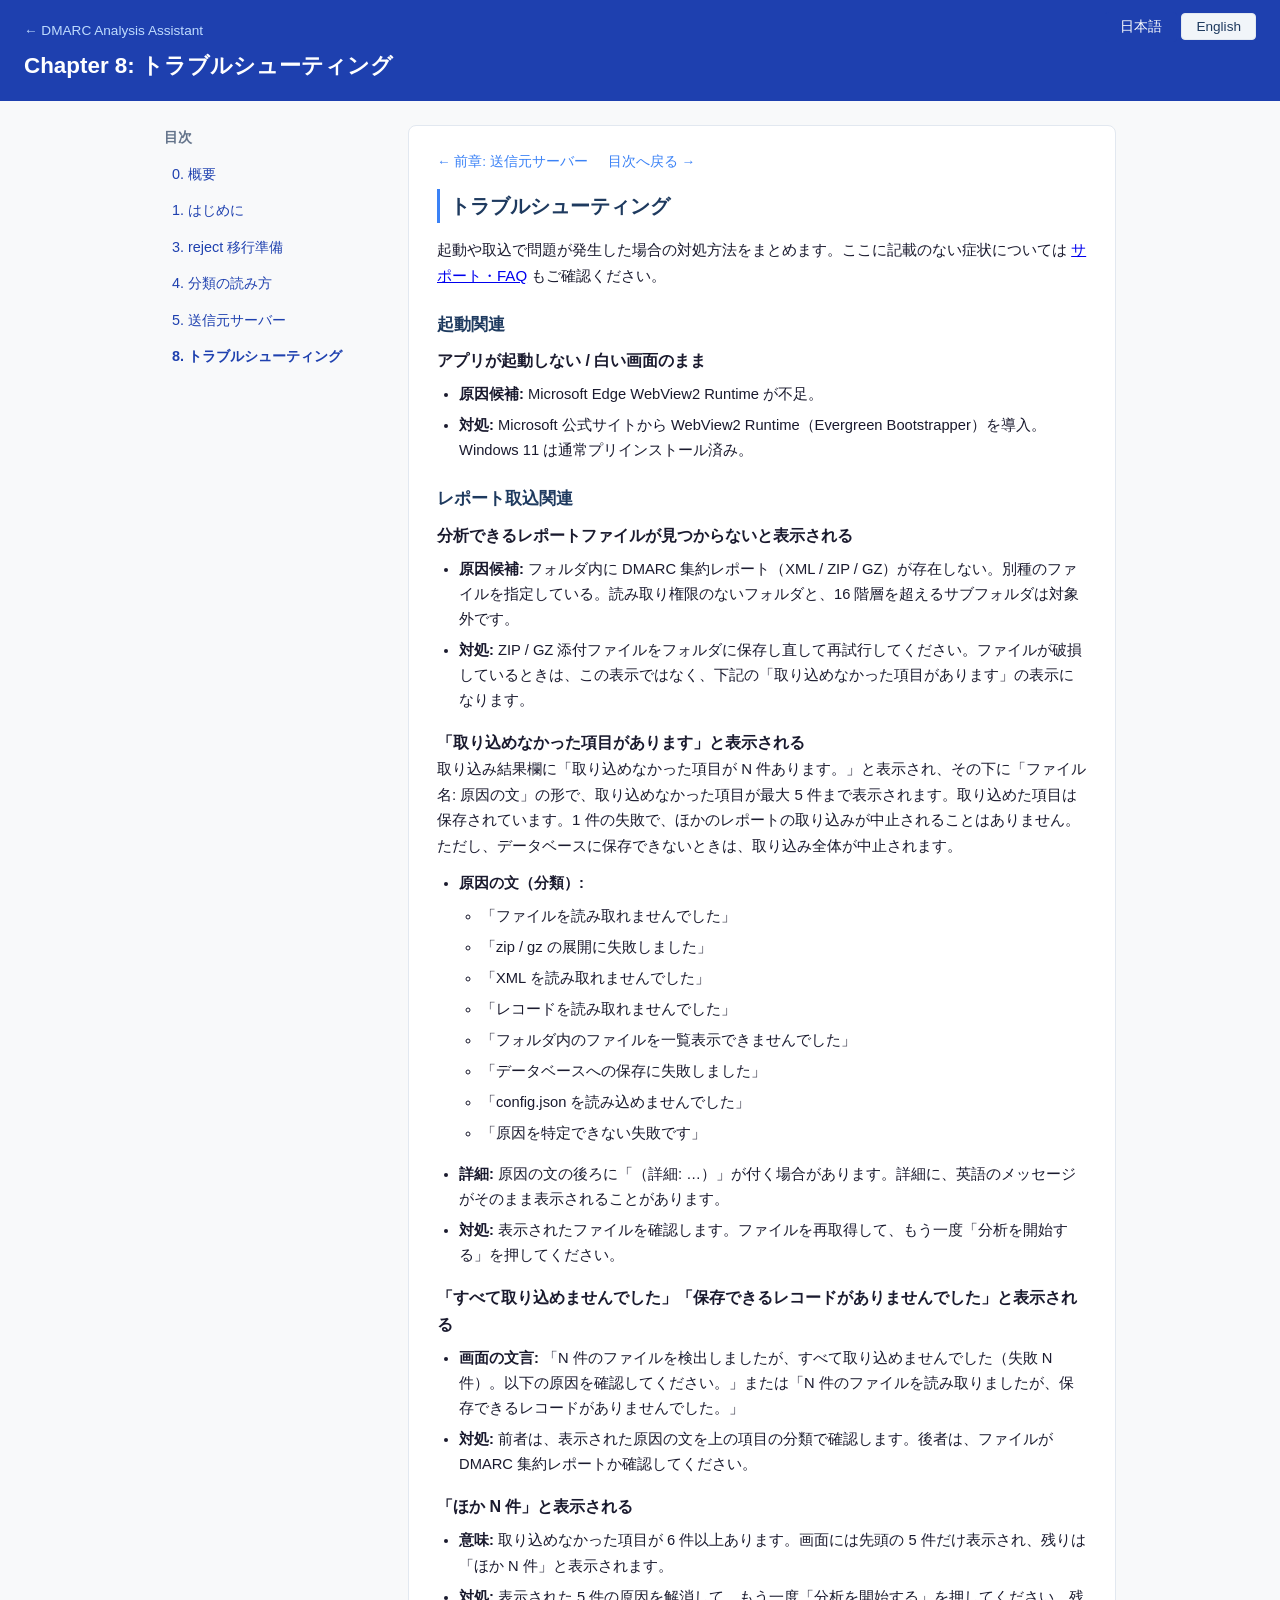
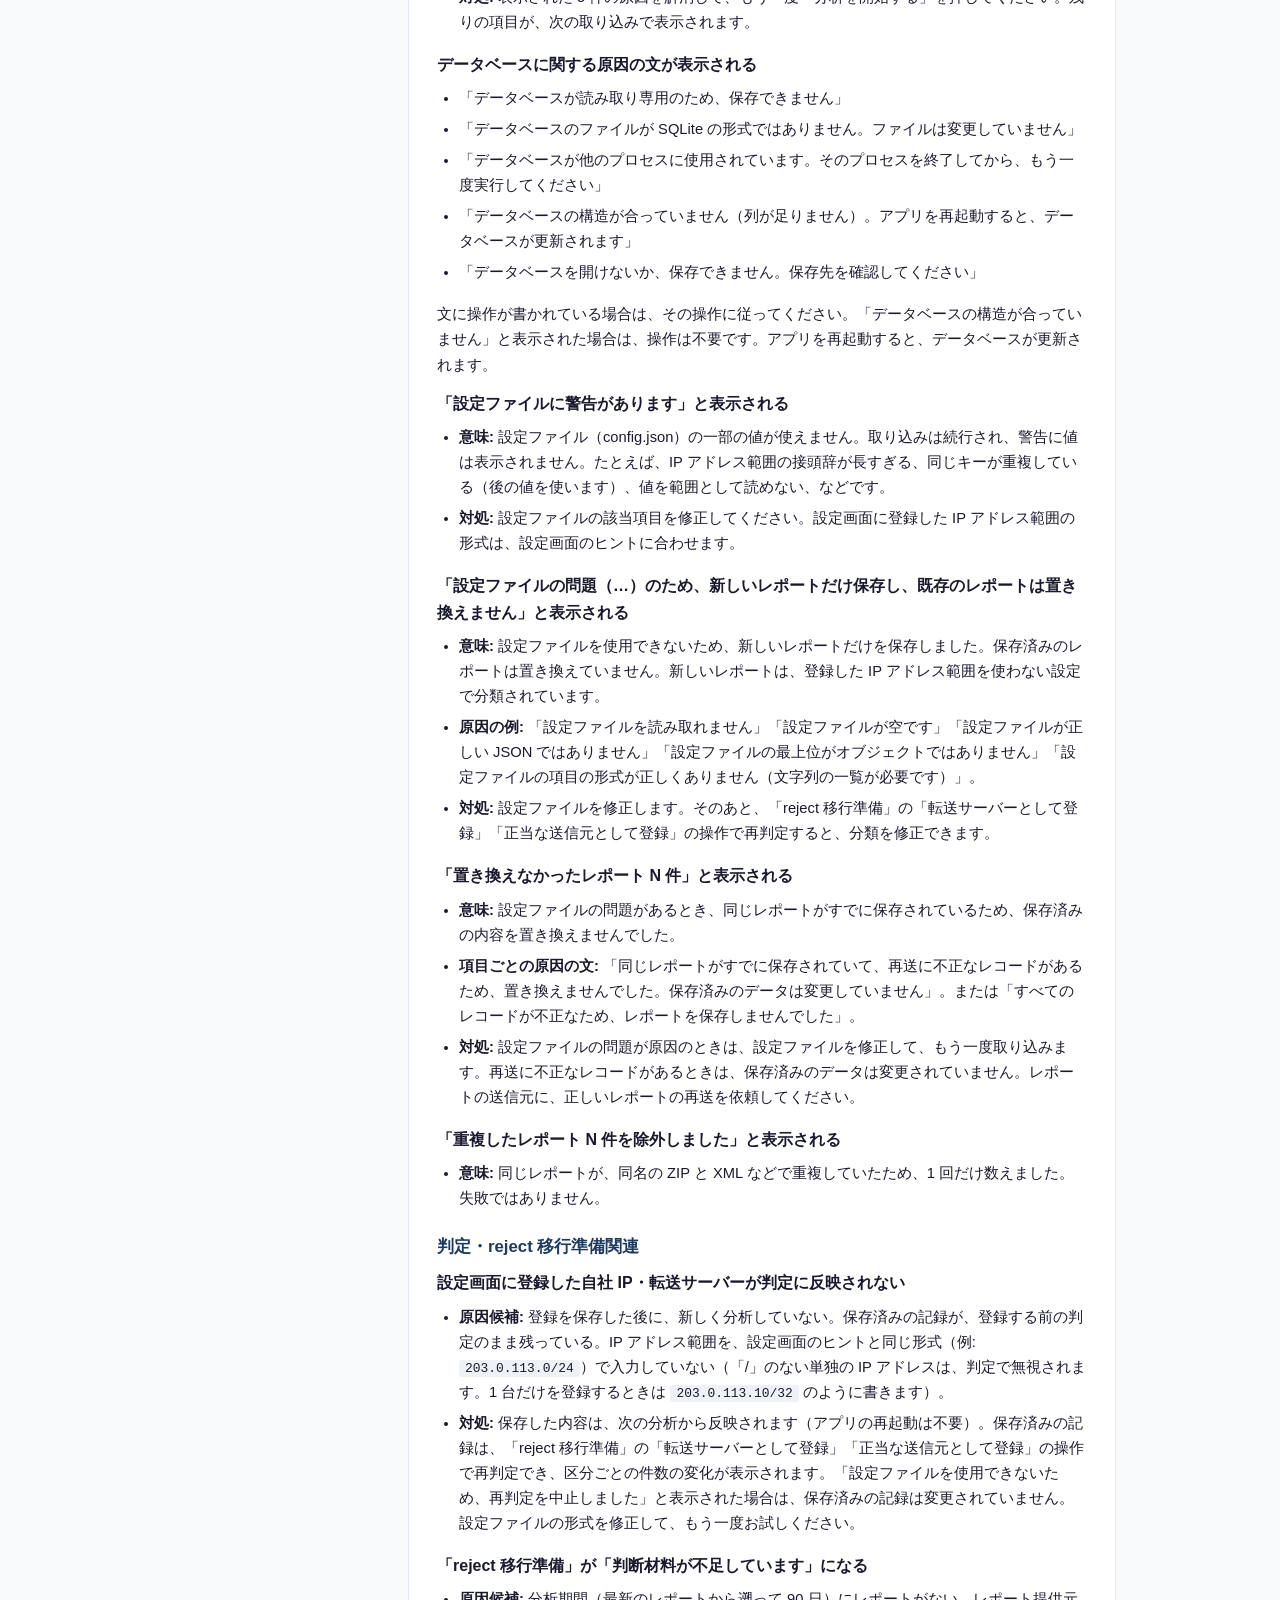
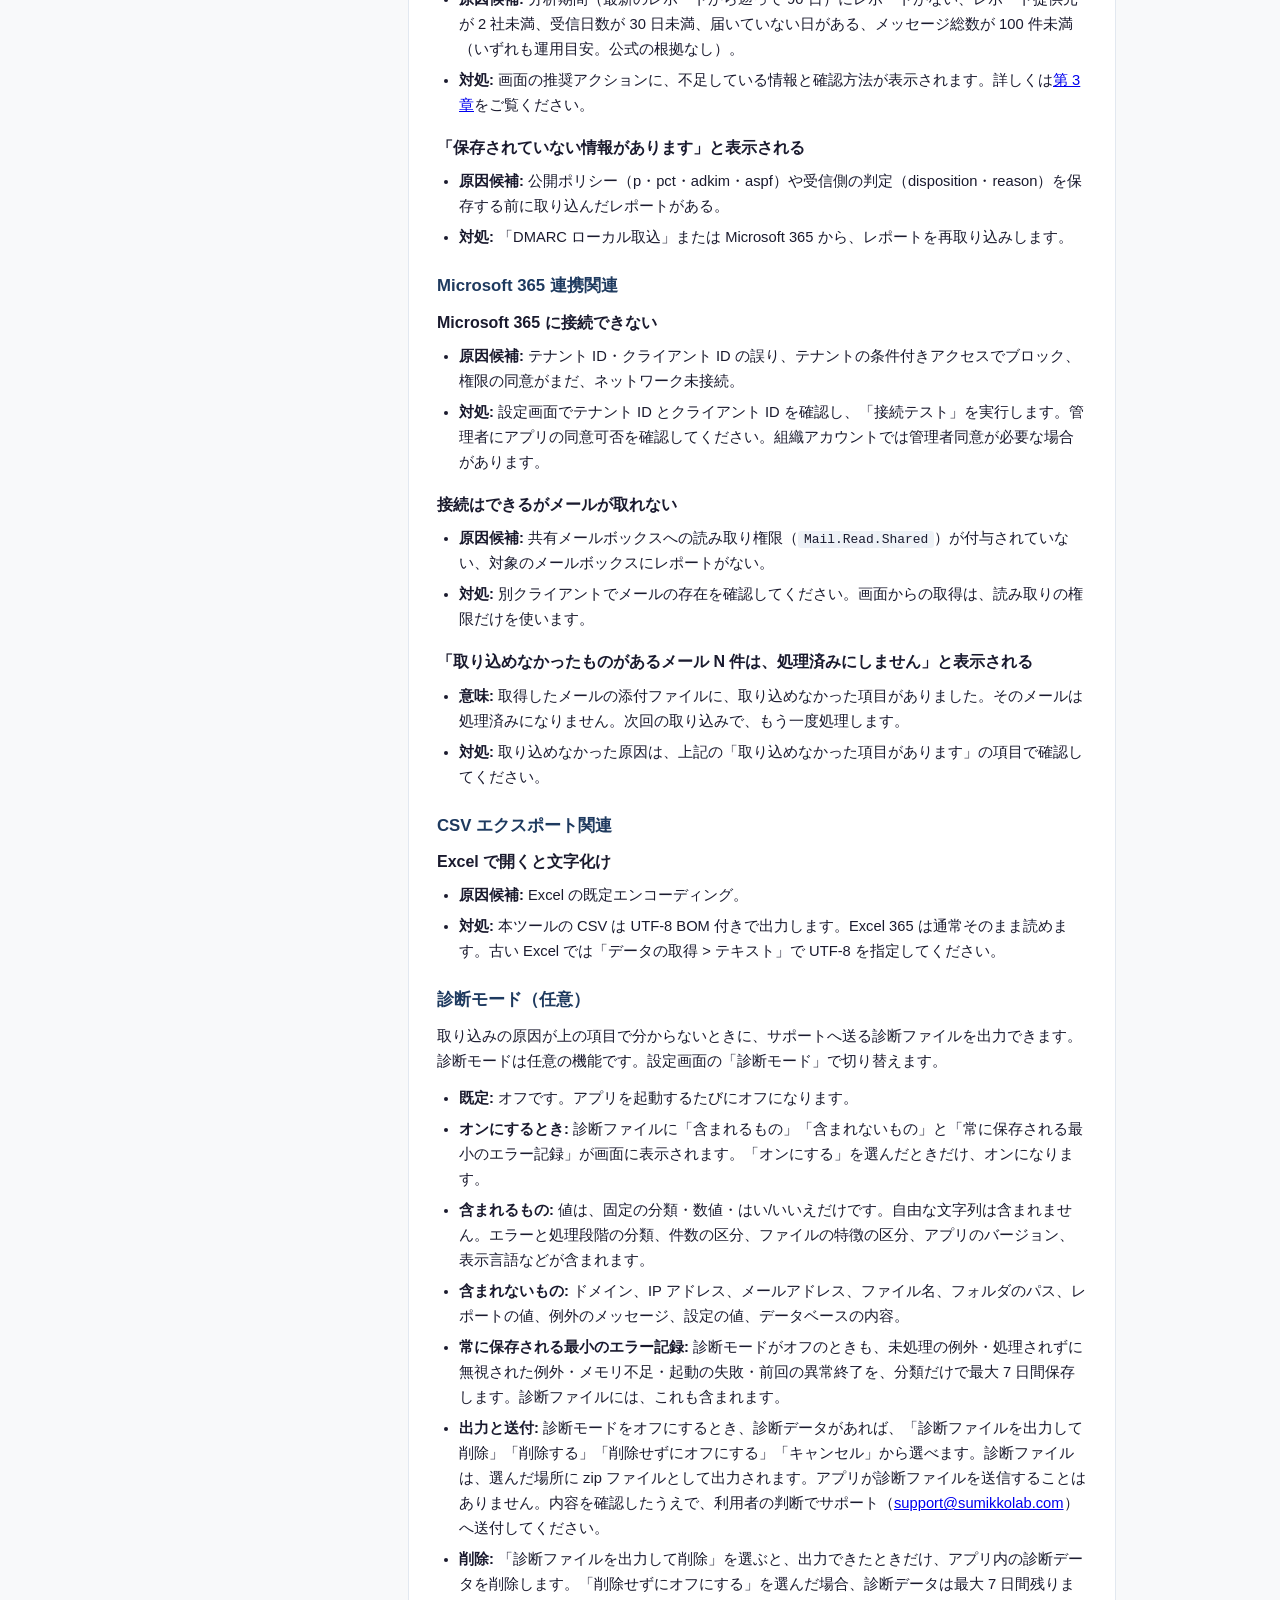
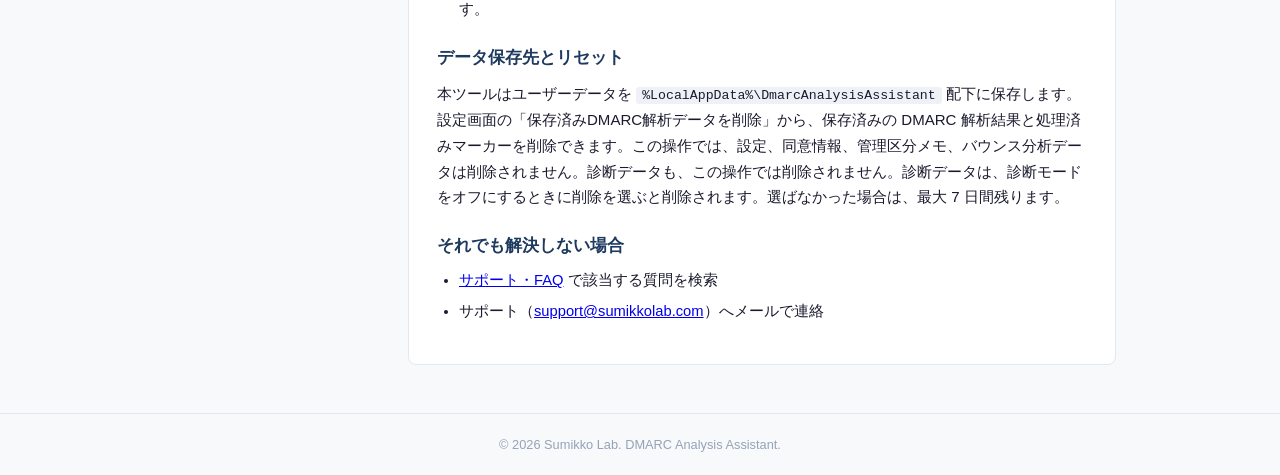
<file: manual/troubleshooting.html>
<!DOCTYPE html>
<html lang="ja">
<head>
<meta charset="UTF-8">
<meta name="viewport" content="width=device-width, initial-scale=1.0">
<title>Chapter 8: トラブルシューティング — DMARC 分析支援ツール | Sumikko Lab</title>
<meta name="description" content="DMARC 分析支援ツールのトラブルシューティング。起動、レポート取込、登録した自社 IP・転送サーバーが判定に反映されない、reject 移行準備が「判断材料が不足しています」になる、Microsoft 365 連携、CSV の問題と対処法。">
<link rel="canonical" href="https://dmarc-analysis.sumikkolab.com/manual/troubleshooting.html">
<meta property="og:type" content="website">
<meta property="og:locale" content="ja_JP">
<meta property="og:site_name" content="DMARC Analysis Assistant — Sumikko Lab">
<meta property="og:title" content="Chapter 8: トラブルシューティング — DMARC 分析支援ツール | Sumikko Lab">
<meta property="og:description" content="DMARC 分析支援ツールのトラブルシューティング。起動、取込、判定への反映、reject 移行準備、Microsoft 365 連携、CSV の問題と対処法。">
<meta property="og:url" content="https://dmarc-analysis.sumikkolab.com/manual/troubleshooting.html">
<meta name="twitter:card" content="summary">
<meta name="twitter:title" content="Chapter 8: トラブルシューティング — DMARC 分析支援ツール | Sumikko Lab">
<meta name="twitter:description" content="DMARC 分析支援ツールのトラブルシューティング。起動、取込、判定への反映、reject 移行準備、Microsoft 365 連携、CSV の問題と対処法。">
<link rel="stylesheet" href="styles.css">
</head>
<body>
<div class="lang-toggle">
  <button id="btn-ja" class="active" onclick="switchLang('ja')">日本語</button>
  <button id="btn-en" onclick="switchLang('en')">English</button>
</div>

<div class="manual-header">
  <a href="../">&larr; DMARC Analysis Assistant</a>
  <div class="section-ja visible"><h1>Chapter 8: トラブルシューティング</h1></div>
  <div class="section-en"><h1>Chapter 8: Troubleshooting</h1></div>
</div>

<div class="manual-container">
  <nav class="manual-nav">
    <div class="section-ja visible">
      <h2>目次</h2>
      <ul>
        <li><a href="./">0. 概要</a></li>
        <li><a href="getting-started.html">1. はじめに</a></li>
        <li><a href="readiness.html">3. reject 移行準備</a></li>
        <li><a href="classification.html">4. 分類の読み方</a></li>
        <li><a href="sending-servers.html">5. 送信元サーバー</a></li>
        <li><a href="troubleshooting.html"><strong>8. トラブルシューティング</strong></a></li>
      </ul>
    </div>
    <div class="section-en">
      <h2>Contents</h2>
      <ul>
        <li><a href="./?lang=en">0. Overview</a></li>
        <li><a href="getting-started.html?lang=en">1. Getting Started</a></li>
        <li><a href="readiness.html?lang=en">3. Readiness for reject</a></li>
        <li><a href="classification.html?lang=en">4. Reading the categories</a></li>
        <li><a href="sending-servers.html?lang=en">5. Sending servers</a></li>
        <li><a href="troubleshooting.html?lang=en"><strong>8. Troubleshooting</strong></a></li>
      </ul>
    </div>
  </nav>

  <main class="manual-content">
    <div class="nav-links">
      <a href="sending-servers.html">&larr; 前章: 送信元サーバー</a>
      <a href="./">目次へ戻る &rarr;</a>
    </div>

    <!-- Japanese -->
    <div class="section-ja visible">
      <h2>トラブルシューティング</h2>
      <p>起動や取込で問題が発生した場合の対処方法をまとめます。ここに記載のない症状については <a href="../support.html">サポート・FAQ</a> もご確認ください。</p>

      <h3>起動関連</h3>

      <h4>アプリが起動しない / 白い画面のまま</h4>
      <ul>
        <li><strong>原因候補:</strong> Microsoft Edge WebView2 Runtime が不足。</li>
        <li><strong>対処:</strong> Microsoft 公式サイトから WebView2 Runtime（Evergreen Bootstrapper）を導入。Windows 11 は通常プリインストール済み。</li>
      </ul>

      <h3>レポート取込関連</h3>

      <h4>分析できるレポートファイルが見つからないと表示される</h4>
      <ul>
        <li><strong>原因候補:</strong> フォルダ内に DMARC 集約レポート（XML / ZIP / GZ）が存在しない。別種のファイルを指定している。読み取り権限のないフォルダと、16 階層を超えるサブフォルダは対象外です。</li>
        <li><strong>対処:</strong> ZIP / GZ 添付ファイルをフォルダに保存し直して再試行してください。ファイルが破損しているときは、この表示ではなく、下記の「取り込めなかった項目があります」の表示になります。</li>
      </ul>

      <h4>「取り込めなかった項目があります」と表示される</h4>
      <p>取り込み結果欄に「取り込めなかった項目が N 件あります。」と表示され、その下に「ファイル名: 原因の文」の形で、取り込めなかった項目が最大 5 件まで表示されます。取り込めた項目は保存されています。1 件の失敗で、ほかのレポートの取り込みが中止されることはありません。ただし、データベースに保存できないときは、取り込み全体が中止されます。</p>
      <ul>
        <li><strong>原因の文（分類）:</strong>
          <ul>
            <li>「ファイルを読み取れませんでした」</li>
            <li>「zip / gz の展開に失敗しました」</li>
            <li>「XML を読み取れませんでした」</li>
            <li>「レコードを読み取れませんでした」</li>
            <li>「フォルダ内のファイルを一覧表示できませんでした」</li>
            <li>「データベースへの保存に失敗しました」</li>
            <li>「config.json を読み込めませんでした」</li>
            <li>「原因を特定できない失敗です」</li>
          </ul>
        </li>
        <li><strong>詳細:</strong> 原因の文の後ろに「（詳細: …）」が付く場合があります。詳細に、英語のメッセージがそのまま表示されることがあります。</li>
        <li><strong>対処:</strong> 表示されたファイルを確認します。ファイルを再取得して、もう一度「分析を開始する」を押してください。</li>
      </ul>

      <h4>「すべて取り込めませんでした」「保存できるレコードがありませんでした」と表示される</h4>
      <ul>
        <li><strong>画面の文言:</strong> 「N 件のファイルを検出しましたが、すべて取り込めませんでした（失敗 N 件）。以下の原因を確認してください。」または「N 件のファイルを読み取りましたが、保存できるレコードがありませんでした。」</li>
        <li><strong>対処:</strong> 前者は、表示された原因の文を上の項目の分類で確認します。後者は、ファイルが DMARC 集約レポートか確認してください。</li>
      </ul>

      <h4>「ほか N 件」と表示される</h4>
      <ul>
        <li><strong>意味:</strong> 取り込めなかった項目が 6 件以上あります。画面には先頭の 5 件だけ表示され、残りは「ほか N 件」と表示されます。</li>
        <li><strong>対処:</strong> 表示された 5 件の原因を解消して、もう一度「分析を開始する」を押してください。残りの項目が、次の取り込みで表示されます。</li>
      </ul>

      <h4>データベースに関する原因の文が表示される</h4>
      <ul>
        <li>「データベースが読み取り専用のため、保存できません」</li>
        <li>「データベースのファイルが SQLite の形式ではありません。ファイルは変更していません」</li>
        <li>「データベースが他のプロセスに使用されています。そのプロセスを終了してから、もう一度実行してください」</li>
        <li>「データベースの構造が合っていません（列が足りません）。アプリを再起動すると、データベースが更新されます」</li>
        <li>「データベースを開けないか、保存できません。保存先を確認してください」</li>
      </ul>
      <p>文に操作が書かれている場合は、その操作に従ってください。「データベースの構造が合っていません」と表示された場合は、操作は不要です。アプリを再起動すると、データベースが更新されます。</p>

      <h4>「設定ファイルに警告があります」と表示される</h4>
      <ul>
        <li><strong>意味:</strong> 設定ファイル（config.json）の一部の値が使えません。取り込みは続行され、警告に値は表示されません。たとえば、IP アドレス範囲の接頭辞が長すぎる、同じキーが重複している（後の値を使います）、値を範囲として読めない、などです。</li>
        <li><strong>対処:</strong> 設定ファイルの該当項目を修正してください。設定画面に登録した IP アドレス範囲の形式は、設定画面のヒントに合わせます。</li>
      </ul>

      <h4>「設定ファイルの問題（…）のため、新しいレポートだけ保存し、既存のレポートは置き換えません」と表示される</h4>
      <ul>
        <li><strong>意味:</strong> 設定ファイルを使用できないため、新しいレポートだけを保存しました。保存済みのレポートは置き換えていません。新しいレポートは、登録した IP アドレス範囲を使わない設定で分類されています。</li>
        <li><strong>原因の例:</strong> 「設定ファイルを読み取れません」「設定ファイルが空です」「設定ファイルが正しい JSON ではありません」「設定ファイルの最上位がオブジェクトではありません」「設定ファイルの項目の形式が正しくありません（文字列の一覧が必要です）」。</li>
        <li><strong>対処:</strong> 設定ファイルを修正します。そのあと、「reject 移行準備」の「転送サーバーとして登録」「正当な送信元として登録」の操作で再判定すると、分類を修正できます。</li>
      </ul>

      <h4>「置き換えなかったレポート N 件」と表示される</h4>
      <ul>
        <li><strong>意味:</strong> 設定ファイルの問題があるとき、同じレポートがすでに保存されているため、保存済みの内容を置き換えませんでした。</li>
        <li><strong>項目ごとの原因の文:</strong> 「同じレポートがすでに保存されていて、再送に不正なレコードがあるため、置き換えませんでした。保存済みのデータは変更していません」。または「すべてのレコードが不正なため、レポートを保存しませんでした」。</li>
        <li><strong>対処:</strong> 設定ファイルの問題が原因のときは、設定ファイルを修正して、もう一度取り込みます。再送に不正なレコードがあるときは、保存済みのデータは変更されていません。レポートの送信元に、正しいレポートの再送を依頼してください。</li>
      </ul>

      <h4>「重複したレポート N 件を除外しました」と表示される</h4>
      <ul>
        <li><strong>意味:</strong> 同じレポートが、同名の ZIP と XML などで重複していたため、1 回だけ数えました。失敗ではありません。</li>
      </ul>

      <h3>判定・reject 移行準備関連</h3>

      <h4>設定画面に登録した自社 IP・転送サーバーが判定に反映されない</h4>
      <ul>
        <li><strong>原因候補:</strong> 登録を保存した後に、新しく分析していない。保存済みの記録が、登録する前の判定のまま残っている。IP アドレス範囲を、設定画面のヒントと同じ形式（例: <code>203.0.113.0/24</code>）で入力していない（「/」のない単独の IP アドレスは、判定で無視されます。1 台だけを登録するときは <code>203.0.113.10/32</code> のように書きます）。</li>
        <li><strong>対処:</strong> 保存した内容は、次の分析から反映されます（アプリの再起動は不要）。保存済みの記録は、「reject 移行準備」の「転送サーバーとして登録」「正当な送信元として登録」の操作で再判定でき、区分ごとの件数の変化が表示されます。「設定ファイルを使用できないため、再判定を中止しました」と表示された場合は、保存済みの記録は変更されていません。設定ファイルの形式を修正して、もう一度お試しください。</li>
      </ul>

      <h4>「reject 移行準備」が「判断材料が不足しています」になる</h4>
      <ul>
        <li><strong>原因候補:</strong> 分析期間（最新のレポートから遡って 90 日）にレポートがない、レポート提供元が 2 社未満、受信日数が 30 日未満、届いていない日がある、メッセージ総数が 100 件未満（いずれも運用目安。公式の根拠なし）。</li>
        <li><strong>対処:</strong> 画面の推奨アクションに、不足している情報と確認方法が表示されます。詳しくは<a href="readiness.html">第 3 章</a>をご覧ください。</li>
      </ul>

      <h4>「保存されていない情報があります」と表示される</h4>
      <ul>
        <li><strong>原因候補:</strong> 公開ポリシー（p・pct・adkim・aspf）や受信側の判定（disposition・reason）を保存する前に取り込んだレポートがある。</li>
        <li><strong>対処:</strong> 「DMARC ローカル取込」または Microsoft 365 から、レポートを再取り込みします。</li>
      </ul>

      <h3>Microsoft 365 連携関連</h3>

      <h4>Microsoft 365 に接続できない</h4>
      <ul>
        <li><strong>原因候補:</strong> テナント ID・クライアント ID の誤り、テナントの条件付きアクセスでブロック、権限の同意がまだ、ネットワーク未接続。</li>
        <li><strong>対処:</strong> 設定画面でテナント ID とクライアント ID を確認し、「接続テスト」を実行します。管理者にアプリの同意可否を確認してください。組織アカウントでは管理者同意が必要な場合があります。</li>
      </ul>

      <h4>接続はできるがメールが取れない</h4>
      <ul>
        <li><strong>原因候補:</strong> 共有メールボックスへの読み取り権限（<code>Mail.Read.Shared</code>）が付与されていない、対象のメールボックスにレポートがない。</li>
        <li><strong>対処:</strong> 別クライアントでメールの存在を確認してください。画面からの取得は、読み取りの権限だけを使います。</li>
      </ul>

      <h4>「取り込めなかったものがあるメール N 件は、処理済みにしません」と表示される</h4>
      <ul>
        <li><strong>意味:</strong> 取得したメールの添付ファイルに、取り込めなかった項目がありました。そのメールは処理済みになりません。次回の取り込みで、もう一度処理します。</li>
        <li><strong>対処:</strong> 取り込めなかった原因は、上記の「取り込めなかった項目があります」の項目で確認してください。</li>
      </ul>

      <h3>CSV エクスポート関連</h3>

      <h4>Excel で開くと文字化け</h4>
      <ul>
        <li><strong>原因候補:</strong> Excel の既定エンコーディング。</li>
        <li><strong>対処:</strong> 本ツールの CSV は UTF-8 BOM 付きで出力します。Excel 365 は通常そのまま読めます。古い Excel では「データの取得 &gt; テキスト」で UTF-8 を指定してください。</li>
      </ul>

      <h3>診断モード（任意）</h3>
      <p>取り込みの原因が上の項目で分からないときに、サポートへ送る診断ファイルを出力できます。診断モードは任意の機能です。設定画面の「診断モード」で切り替えます。</p>
      <ul>
        <li><strong>既定:</strong> オフです。アプリを起動するたびにオフになります。</li>
        <li><strong>オンにするとき:</strong> 診断ファイルに「含まれるもの」「含まれないもの」と「常に保存される最小のエラー記録」が画面に表示されます。「オンにする」を選んだときだけ、オンになります。</li>
        <li><strong>含まれるもの:</strong> 値は、固定の分類・数値・はい/いいえだけです。自由な文字列は含まれません。エラーと処理段階の分類、件数の区分、ファイルの特徴の区分、アプリのバージョン、表示言語などが含まれます。</li>
        <li><strong>含まれないもの:</strong> ドメイン、IP アドレス、メールアドレス、ファイル名、フォルダのパス、レポートの値、例外のメッセージ、設定の値、データベースの内容。</li>
        <li><strong>常に保存される最小のエラー記録:</strong> 診断モードがオフのときも、未処理の例外・処理されずに無視された例外・メモリ不足・起動の失敗・前回の異常終了を、分類だけで最大 7 日間保存します。診断ファイルには、これも含まれます。</li>
        <li><strong>出力と送付:</strong> 診断モードをオフにするとき、診断データがあれば、「診断ファイルを出力して削除」「削除する」「削除せずにオフにする」「キャンセル」から選べます。診断ファイルは、選んだ場所に zip ファイルとして出力されます。アプリが診断ファイルを送信することはありません。内容を確認したうえで、利用者の判断でサポート（<a href="mailto:support@sumikkolab.com">support@sumikkolab.com</a>）へ送付してください。</li>
        <li><strong>削除:</strong> 「診断ファイルを出力して削除」を選ぶと、出力できたときだけ、アプリ内の診断データを削除します。「削除せずにオフにする」を選んだ場合、診断データは最大 7 日間残ります。</li>
      </ul>

      <h3>データ保存先とリセット</h3>
      <p>本ツールはユーザーデータを <code>%LocalAppData%\DmarcAnalysisAssistant</code> 配下に保存します。設定画面の「保存済みDMARC解析データを削除」から、保存済みの DMARC 解析結果と処理済みマーカーを削除できます。この操作では、設定、同意情報、管理区分メモ、バウンス分析データは削除されません。診断データも、この操作では削除されません。診断データは、診断モードをオフにするときに削除を選ぶと削除されます。選ばなかった場合は、最大 7 日間残ります。</p>

      <h3>それでも解決しない場合</h3>
      <ul>
        <li><a href="../support.html">サポート・FAQ</a> で該当する質問を検索</li>
        <li>サポート（<a href="mailto:support@sumikkolab.com">support@sumikkolab.com</a>）へメールで連絡</li>
      </ul>
    </div>

    <!-- English -->
    <div class="section-en">
      <h2>Troubleshooting</h2>
      <p>Common issues and how to resolve them. If your issue is not listed here, see <a href="../support.html?lang=en">Support &amp; FAQ</a>.</p>

      <h3>Launch issues</h3>

      <h4>The app does not start / stays on a blank screen</h4>
      <ul>
        <li><strong>Likely cause:</strong> Microsoft Edge WebView2 Runtime is missing.</li>
        <li><strong>Fix:</strong> Install the WebView2 Runtime (Evergreen Bootstrapper) from Microsoft's official site. It is typically pre-installed on Windows 11.</li>
      </ul>

      <h3>Report import issues</h3>

      <h4>"No analyzable report files found"</h4>
      <ul>
        <li><strong>Likely cause:</strong> The folder contains no DMARC aggregate reports (XML / ZIP / GZ), or the wrong files were selected. Folders you do not have permission to read, and subfolders nested more than 16 levels deep, are skipped.</li>
        <li><strong>Fix:</strong> Save ZIP / GZ attachments into the folder and retry. If a file is corrupted, you see "{N} item(s) could not be imported" (below) instead of this message.</li>
      </ul>

      <h4>"{N} item(s) could not be imported"</h4>
      <p>The import result shows "{N} item(s) could not be imported." Below it, up to 5 items appear in the form "file name: cause". The items that could be imported are saved. One failure does not stop the import of the other reports. However, if the database cannot be saved to, the whole import stops.</p>
      <ul>
        <li><strong>Cause text (class):</strong>
          <ul>
            <li>"The file could not be read"</li>
            <li>"The zip / gz file could not be extracted"</li>
            <li>"The XML could not be read"</li>
            <li>"A record could not be read"</li>
            <li>"The files in the folder could not be listed"</li>
            <li>"Saving to the database failed"</li>
            <li>"config.json could not be loaded"</li>
            <li>"The cause could not be identified"</li>
          </ul>
        </li>
        <li><strong>Details:</strong> "(details: ...)" may follow the cause text. The details can be an English message as is.</li>
        <li><strong>Fix:</strong> Check the file shown, download it again, and select "Start analysis" again.</li>
      </ul>

      <h4>"none could be imported" or "they contained no records to save"</h4>
      <ul>
        <li><strong>On screen:</strong> "Found N file(s), but none could be imported (N failure(s)). Check the causes below." or "N file(s) were read, but they contained no records to save."</li>
        <li><strong>Fix:</strong> For the first message, check the cause text against the classes in the item above. For the second, check that the files are DMARC aggregate reports.</li>
      </ul>

      <h4>"and N more"</h4>
      <ul>
        <li><strong>Meaning:</strong> Six or more items could not be imported. The screen shows the first 5 only; the rest appear as "and N more".</li>
        <li><strong>Fix:</strong> Resolve the 5 causes shown and select "Start analysis" again. The next import shows the remaining items.</li>
      </ul>

      <h4>A cause text about the database appears</h4>
      <ul>
        <li>"The database is read-only, so nothing can be saved"</li>
        <li>"The database file is not in the SQLite format. The file was not changed"</li>
        <li>"The database is in use by another process. Close it, then run the import again"</li>
        <li>"The structure of the database does not match (columns are missing). Restart the app to update the database"</li>
        <li>"The database cannot be opened or saved. Check the location"</li>
      </ul>
      <p>If a text names an action, follow it. For "The structure of the database does not match", no other action is needed: the database updates when you restart the app.</p>

      <h4>"The configuration file has a warning"</h4>
      <ul>
        <li><strong>Meaning:</strong> Some values in the configuration file (config.json) cannot be used. The import continues, and the warning does not show the value. Examples: an IP address range prefix is too long, the same key appears twice (the later value is used), or a value cannot be read as a range.</li>
        <li><strong>Fix:</strong> Correct the item in the configuration file. Write the IP address ranges in the format shown in the settings screen hint.</li>
      </ul>

      <h4>"Because of a problem with the configuration file (...), only new reports are saved and existing reports are not replaced"</h4>
      <ul>
        <li><strong>Meaning:</strong> The configuration file cannot be used, so only new reports were saved. Reports that were already saved were not replaced. New reports are classified without your registered IP address ranges.</li>
        <li><strong>Example causes:</strong> "The configuration file cannot be read", "The configuration file is empty", "The configuration file is not valid JSON", "The top level of the configuration file is not an object", "The format of a setting in the configuration file is not valid (a list of strings is required)".</li>
        <li><strong>Fix:</strong> Fix the configuration file. Then re-evaluate with "Register as a forwarding server" or "Register as a legitimate sender" in "Readiness for reject" to correct the classification.</li>
      </ul>

      <h4>"N existing report(s) were not replaced"</h4>
      <ul>
        <li><strong>Meaning:</strong> When there is a problem with the configuration file, reports that were already saved were not replaced with the same reports.</li>
        <li><strong>Cause text per item:</strong> "The same report is already stored and the resend has an invalid record, so it was not replaced. The stored data is unchanged", or "Every record is invalid, so the report was not saved".</li>
        <li><strong>Fix:</strong> If the cause is the configuration file, fix it and import again. If the resend has an invalid record, the stored data is unchanged. Ask the sender of the report to send a correct report again.</li>
      </ul>

      <h4>"N duplicate report(s) were excluded"</h4>
      <ul>
        <li><strong>Meaning:</strong> The same report appeared twice, for example as a ZIP and an XML with the same name, so it was counted once. This is not a failure.</li>
      </ul>

      <h3>Classification and readiness for reject</h3>

      <h4>Own IPs or forwarding servers registered on the settings screen are not reflected</h4>
      <ul>
        <li><strong>Likely cause:</strong> No new analysis has run since you saved the registration, or saved records still carry the classification from before you registered. The IP address range may also not be in the format shown in the settings screen hint (for example <code>203.0.113.0/24</code>): a single IP address without "/" is ignored in classification (to register one host, write it like <code>203.0.113.10/32</code>).</li>
        <li><strong>Fix:</strong> Saved settings apply from the next analysis (no restart needed). You can re-evaluate saved records with "Register as a forwarding server" or "Register as a legitimate sender" in "Readiness for reject"; the change in counts per category is shown. If the screen says the re-evaluation was stopped because the settings file cannot be used, saved records were left unchanged. Fix the settings file format and try again.</li>
      </ul>

      <h4>"Readiness for reject" says "Not enough information to decide"</h4>
      <ul>
        <li><strong>Likely cause:</strong> No reports in the analysis period (the 90 days up to the latest report), fewer than 2 report providers, reports on fewer than 30 days, days with no report, or fewer than 100 messages in total (all operational guidelines with no official basis).</li>
        <li><strong>Fix:</strong> The recommended actions on the screen show what is missing and how to check it. See <a href="readiness.html?lang=en">Chapter 3</a> for details.</li>
      </ul>

      <h4>"Some information is not stored" appears</h4>
      <ul>
        <li><strong>Likely cause:</strong> A report was imported before the published policy (p, pct, adkim, aspf) or the receiver's decision (disposition, reason) was stored.</li>
        <li><strong>Fix:</strong> Re-import the reports from "DMARC Local Import" or from Microsoft 365.</li>
      </ul>

      <h3>Microsoft 365 integration</h3>

      <h4>Cannot connect to Microsoft 365</h4>
      <ul>
        <li><strong>Likely cause:</strong> Wrong tenant ID or client ID, blocked by a conditional access policy, permission not consented, or no network.</li>
        <li><strong>Fix:</strong> Check the tenant ID and client ID on the settings screen and run the connection test. Ask your admin whether app consent is permitted; organizational accounts may require admin consent.</li>
      </ul>

      <h4>Connected, but no mail is retrieved</h4>
      <ul>
        <li><strong>Likely cause:</strong> The read permission for the shared mailbox (<code>Mail.Read.Shared</code>) is not granted, or the target mailbox has no reports.</li>
        <li><strong>Fix:</strong> Verify the messages exist via another client. Fetching from the app screen uses only the read permission.</li>
      </ul>

      <h4>"{N} email(s) with something that could not be imported are not marked as processed"</h4>
      <ul>
        <li><strong>Meaning:</strong> An item in the attachments of a fetched email could not be imported. The email is not marked as processed. The next import processes the email again.</li>
        <li><strong>Fix:</strong> Check the cause in the item "{N} item(s) could not be imported" above.</li>
      </ul>

      <h3>CSV export</h3>

      <h4>Garbled characters in Excel</h4>
      <ul>
        <li><strong>Likely cause:</strong> Excel default encoding.</li>
        <li><strong>Fix:</strong> Our CSV is UTF-8 with BOM. Excel 365 reads it as-is. In older Excel, use "Get Data &gt; From Text" and specify UTF-8.</li>
      </ul>

      <h3>Diagnostic mode (optional)</h3>
      <p>If the items above do not explain an import problem, you can export a diagnostic file to send to support. The diagnostic mode is optional. Turn it on or off with the "Diagnostic mode" setting on the settings screen.</p>
      <ul>
        <li><strong>Default:</strong> Off. It turns off every time the app starts.</li>
        <li><strong>When you turn it on:</strong> The screen shows what the diagnostic file includes, what it does not include, and the minimal error records that are always stored. The mode turns on only when you select "Turn on".</li>
        <li><strong>Included:</strong> Every value is a fixed class, a number, or yes/no. No free text is included. It contains classes of errors and processing stages, number classes, classes of file features, the app version, the display language, and similar items.</li>
        <li><strong>Not included:</strong> Domains, IP addresses, email addresses, file names, folder paths, report values, exception messages, setting values, and database contents.</li>
        <li><strong>Minimal error records that are always stored:</strong> Even when the mode is off, the app stores unhandled exceptions, ignored exceptions, out-of-memory errors, startup failures, and a previous abnormal exit, as classes only, for up to 7 days. The diagnostic file includes them.</li>
        <li><strong>Export and sending:</strong> When you turn the mode off and diagnostic data exists, you can choose "Export the diagnostic file and delete the data", "Delete the data", "Turn off and keep the data", or "Cancel". The file is exported as a zip file to the location you choose. The app never sends the diagnostic file. Check its content, then send it to support (<a href="mailto:support@sumikkolab.com">support@sumikkolab.com</a>) at your own discretion.</li>
        <li><strong>Deletion:</strong> If you choose "Export the diagnostic file and delete the data", the app deletes its diagnostic data only after the export succeeds. If you choose "Turn off and keep the data", the data is kept for up to 7 days.</li>
      </ul>

      <h3>Data location and reset</h3>
      <p>User data is stored under <code>%LocalAppData%\DmarcAnalysisAssistant</code>. Open Settings and use "Delete stored DMARC analysis data" to delete saved DMARC analysis results and processed markers. This action does not delete settings, consent information, management notes, or bounce analysis data. It does not delete diagnostic data either. Diagnostic data is deleted if you choose to delete it when you turn the diagnostic mode off. If you do not, it is kept for up to 7 days.</p>

      <h3>Still stuck?</h3>
      <ul>
        <li>Search <a href="../support.html?lang=en">Support &amp; FAQ</a></li>
        <li>Email support at <a href="mailto:support@sumikkolab.com">support@sumikkolab.com</a></li>
      </ul>
    </div>
  </main>
</div>

<div class="footer">&copy; 2026 Sumikko Lab. DMARC Analysis Assistant.</div>

<script>
function switchLang(lang) {
  document.querySelectorAll('.section-ja, .section-en').forEach(function(el) { el.classList.remove('visible'); });
  document.querySelectorAll('.section-' + lang).forEach(function(el) { el.classList.add('visible'); });
  document.getElementById('btn-ja').classList.toggle('active', lang === 'ja');
  document.getElementById('btn-en').classList.toggle('active', lang === 'en');
  document.documentElement.lang = lang;
  var titles = { ja: 'Chapter 8: トラブルシューティング — DMARC 分析支援ツール | Sumikko Lab', en: 'Chapter 8: Troubleshooting — DMARC Analysis Assistant | Sumikko Lab' };
  document.title = titles[lang];
  document.querySelector('meta[property="og:title"]').content = titles[lang];
  document.querySelector('meta[name="twitter:title"]').content = titles[lang];
}
(function() { if (location.search.indexOf('lang=en') >= 0) switchLang('en'); })();
</script>
</body>
</html>
</file>
<file: manual/styles.css>
* { margin: 0; padding: 0; box-sizing: border-box; }
body { font-family: 'Segoe UI', 'Yu Gothic UI', sans-serif; line-height: 1.7; color: #1a1a2e; background: #f8f9fa; }

.manual-header { background: #1e40af; color: #fff; padding: 16px 24px; }
.manual-header a { color: #bfdbfe; text-decoration: none; font-size: 0.85rem; }
.manual-header h1 { font-size: 1.4rem; margin-top: 4px; }

.manual-container { display: flex; max-width: 1000px; margin: 0 auto; padding: 24px; gap: 24px; }
.manual-nav { width: 220px; flex-shrink: 0; }
.manual-nav h2 { font-size: 0.9rem; color: #64748b; margin-bottom: 8px; }
.manual-nav ul { list-style: none; }
.manual-nav li { margin-bottom: 4px; }
.manual-nav a { color: #1e40af; text-decoration: none; font-size: 0.9rem; display: block; padding: 4px 8px; border-radius: 4px; }
.manual-nav a:hover { background: #eff6ff; }
.manual-nav li.planned a { color: #94a3b8; pointer-events: none; font-style: italic; }
.manual-nav li.planned a:hover { background: transparent; }

.manual-content { flex: 1; background: #fff; border-radius: 8px; padding: 24px 28px; border: 1px solid #e2e8f0; }
.manual-content h2 { font-size: 1.25rem; color: #1e3a5f; margin-bottom: 14px; border-left: 3px solid #3b82f6; padding-left: 10px; }
.manual-content h3 { font-size: 1.05rem; color: #1e3a5f; margin: 22px 0 8px; }
.manual-content p { margin-bottom: 12px; font-size: 0.94rem; }
.manual-content ol, .manual-content ul { padding-left: 22px; margin: 8px 0 16px; }
.manual-content li { font-size: 0.92rem; margin-bottom: 6px; }
.manual-content img { max-width: 100%; border: 1px solid #e2e8f0; border-radius: 4px; margin: 12px 0; }
.manual-content code { background: #eef2f7; padding: 1px 6px; border-radius: 3px; font-size: 0.88em; }

.nav-links { font-size: 0.85rem; margin-bottom: 16px; }
.nav-links a { color: #3b82f6; text-decoration: none; margin-right: 16px; }
.nav-links a:hover { text-decoration: underline; }

.note { background: #f1f5f9; border-left: 3px solid #94a3b8; padding: 12px 16px; font-size: 0.88rem; color: #475569; margin: 16px 0; border-radius: 4px; }
.warn { background: #fef3c7; border-left: 3px solid #f59e0b; padding: 12px 16px; font-size: 0.9rem; color: #92400e; margin: 16px 0; border-radius: 4px; }
.ok   { background: #f0fdf4; border-left: 3px solid #10b981; padding: 12px 16px; font-size: 0.9rem; color: #166534; margin: 16px 0; border-radius: 4px; }

table { width: 100%; border-collapse: collapse; margin: 12px 0; font-size: 0.9rem; }
th, td { border: 1px solid #e2e8f0; padding: 8px 12px; text-align: left; vertical-align: top; }
th { background: #f1f5f9; color: #1e3a5f; font-weight: 600; }

.screenshot-placeholder { background: #f1f5f9; border: 2px dashed #94a3b8; border-radius: 8px; padding: 40px 20px; text-align: center; color: #64748b; font-size: 0.85rem; margin: 12px 0; }
.content-screenshot { margin: 16px 0; border-radius: 8px; overflow: hidden; border: 1px solid #e2e8f0; background: #fff; }
.content-screenshot img { width: 100%; display: block; margin: 0; border: 0; border-radius: 0; }
.content-screenshot figcaption { padding: 8px 12px; background: #f8fafc; font-size: 0.82rem; color: #475569; border-top: 1px solid #e2e8f0; }

.section-ja, .section-en { display: none; }
.section-ja.visible, .section-en.visible { display: block; }

.lang-toggle { position: fixed; top: 12px; right: 24px; z-index: 10; }
.lang-toggle button { background: #f1f5f9; border: 1px solid #e2e8f0; padding: 5px 14px; border-radius: 4px; cursor: pointer; font-size: 0.85rem; color: #1e3a5f; }
.lang-toggle button.active { background: #1e40af; color: #fff; border-color: #1e40af; }

.footer { text-align: center; padding: 20px; border-top: 1px solid #e2e8f0; font-size: 0.8rem; color: #94a3b8; margin-top: 24px; }

.label-dot { display: inline-block; width: 10px; height: 10px; border-radius: 50%; margin-right: 6px; vertical-align: middle; }
.dot-red { background: #ef4444; }
.dot-amber { background: #f59e0b; }
.dot-blue { background: #3b82f6; }
.dot-green { background: #10b981; }
.dot-purple { background: #8b5cf6; }
.dot-gray { background: #94a3b8; }

@media (max-width: 700px) {
  .manual-container { flex-direction: column; padding: 16px; }
  .manual-nav { width: 100%; }
}
</file>
